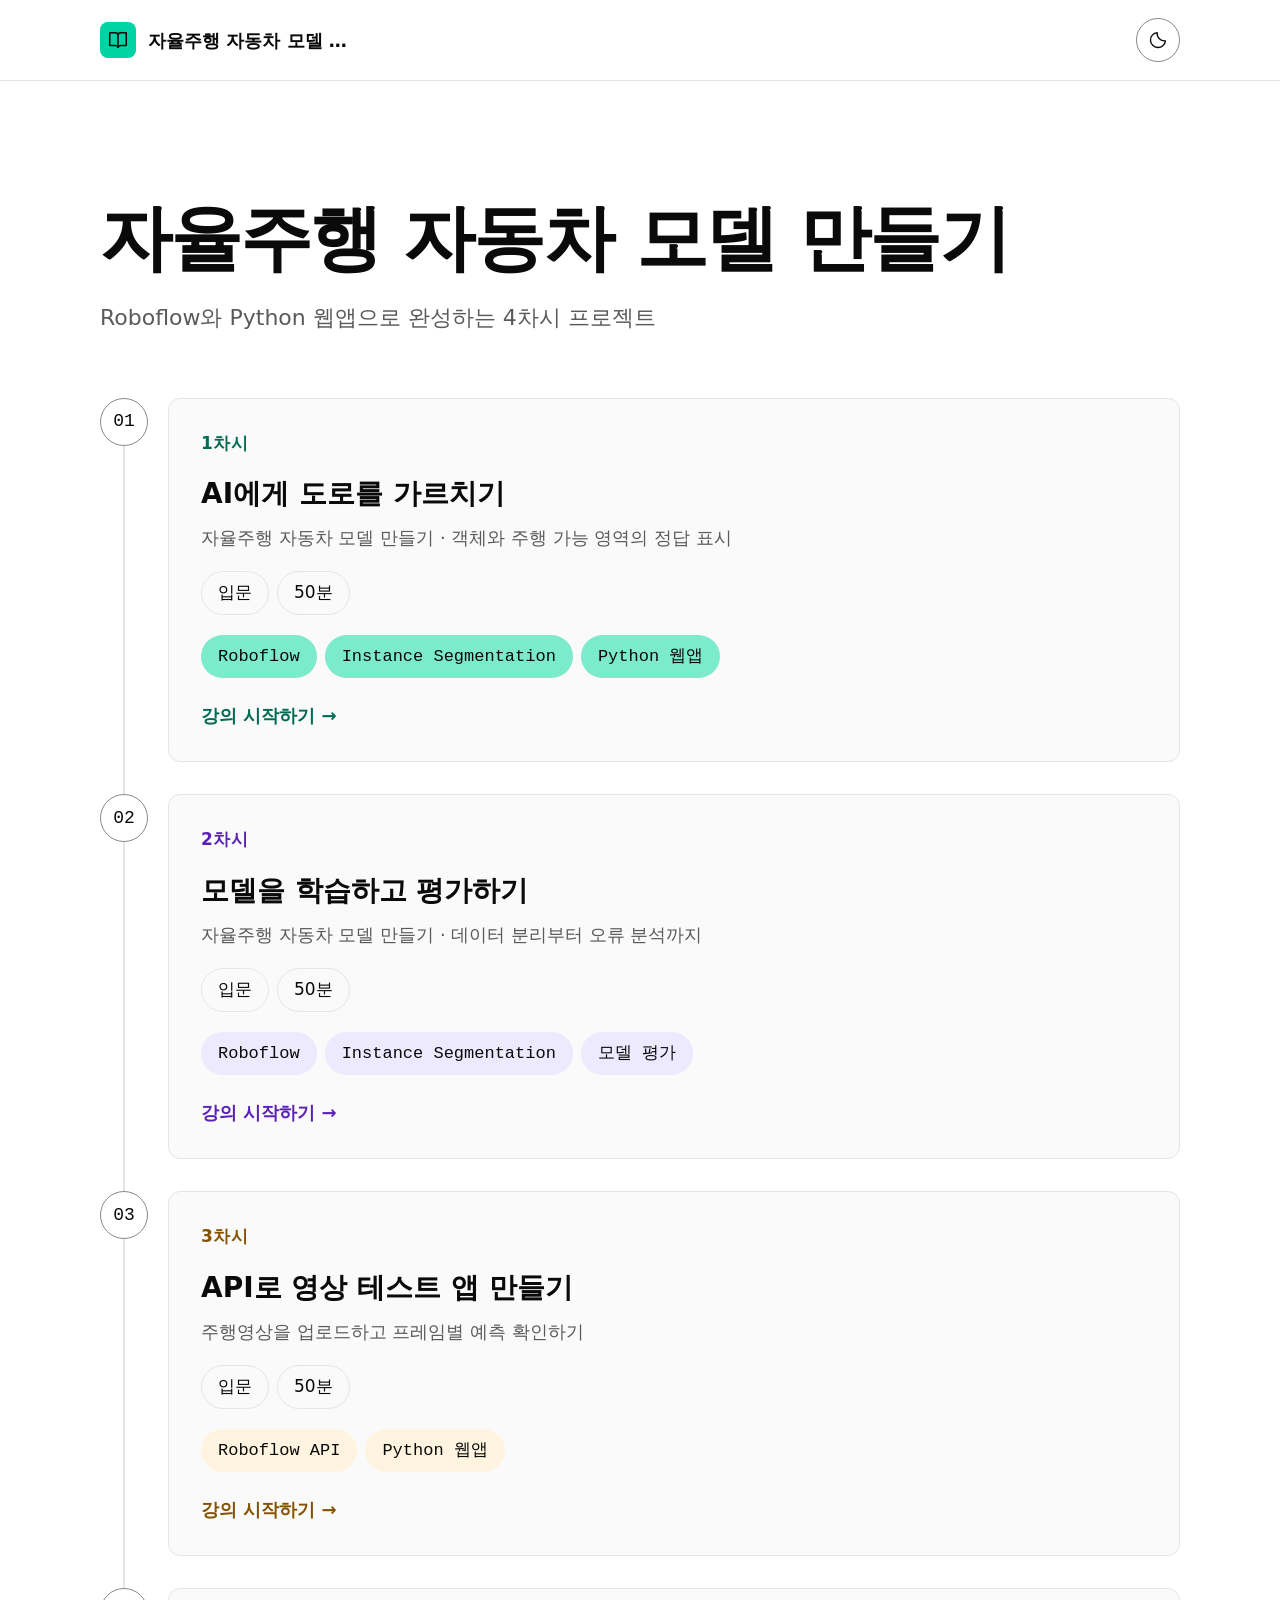
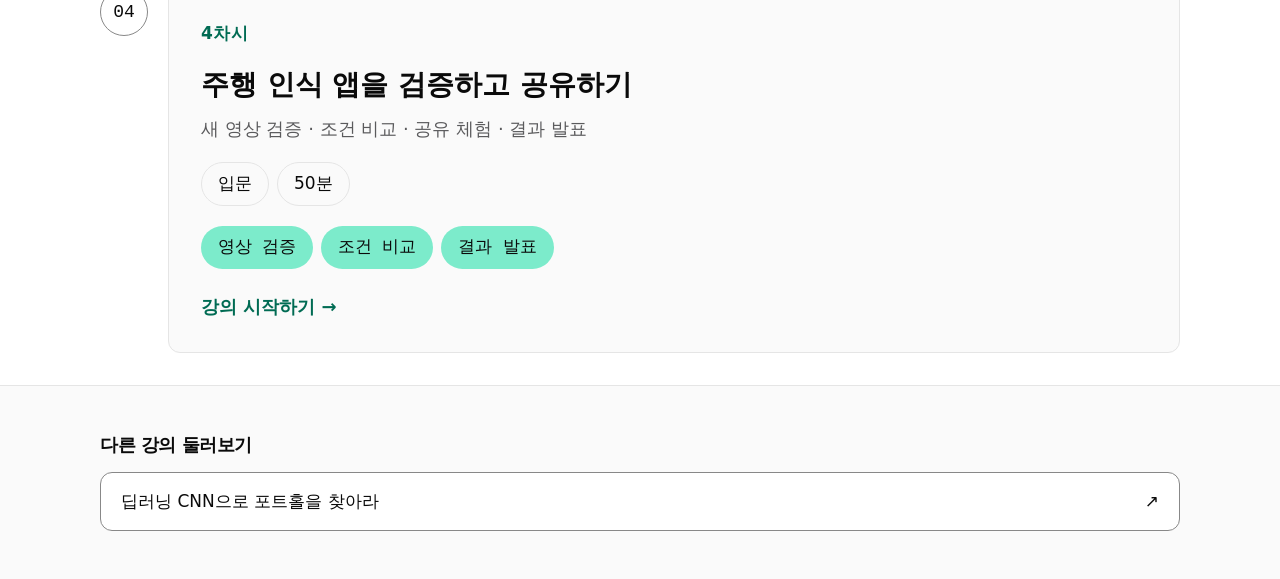
<file: index.html>
<!doctype html>
<html lang="ko">
  <head>
    <meta charset="utf-8">
    <meta name="viewport" content="width=device-width, initial-scale=1">
    <meta name="description" content="Roboflow와 Python 웹앱으로 만드는 자율주행 주행환경 인식 프로젝트. 50분씩 4차시 강의 안내.">
    <meta name="color-scheme" content="light dark">
    <title>자율주행 자동차 모델 만들기 · 강의 목록</title>
    <link rel="icon" href="data:,">
    <link rel="stylesheet" href="assets/css/tokens.css">
    <link rel="stylesheet" href="assets/css/base.css">
    <link rel="stylesheet" href="assets/css/lecture.css">
    <!-- 일반 스크립트를 사용하므로 file://에서도 데이터를 읽을 수 있습니다. -->
    <script src="data/site.js" defer>
    </script>
    <script src="assets/js/shared.js" defer>
    </script>
  </head>
  <body>
    <a class="skip-link" href="#main">
      본문으로 건너뛰기
    </a>
    <div class="scroll-progress" aria-hidden="true">
      <div class="scroll-progress__fill" data-progress>
      </div>
    </div>
    <header class="site-header" data-header>
      <div class="container header-inner">
        <a class="brand" href="#top" aria-label="강의 처음으로">
          <span class="brand-mark" aria-hidden="true">
            <svg width="22" height="22" viewBox="0 0 24 24" fill="none" stroke="currentColor" stroke-width="1.7" stroke-linecap="round" stroke-linejoin="round">
              <path d="M12 5v15M3 4h5a4 4 0 0 1 4 2 4 4 0 0 1 4-2h5v14h-5a4 4 0 0 0-4 2 4 4 0 0 0-4-2H3Z"/>
            </svg>
          </span>
          <span class="brand-title" data-lecture-title>
          </span>
        </a>
        <!-- shared.js가 본문의 .lecture-section을 수집해 링크를 생성합니다. -->
        <nav class="section-nav" aria-label="강의 섹션" data-section-nav>
        </nav>
        <div class="header-actions">
          <button class="button" type="button" data-presentation-toggle>
            발표 모드
            <kbd>
              P
            </kbd>
          </button>
          <button class="button button-icon" type="button" data-theme-toggle aria-label="테마 전환">
            <svg data-theme-icon width="20" height="20" viewBox="0 0 24 24" fill="none" stroke="currentColor" stroke-width="1.7" stroke-linecap="round" stroke-linejoin="round" aria-hidden="true">
              <path d="M20.9 13a9 9 0 0 1-9.9-9.9A9 9 0 1 0 20.9 13Z"/>
            </svg>
          </button>
        </div>
      </div>
    </header>
    <main id="main" tabindex="-1">
      <div class="container">
        <section class="hero" id="top">
          <p class="kicker">ROBOFLOW × PYTHON WEB APP · 50분 × 4차시</p>
          <h1>자율주행 자동차 모델 만들기</h1>
          <p class="hero-subtitle">객체와 주행 가능 영역을 배우는 단일 모델 프로젝트</p>
          <ul class="hub-fallback-links">
            <li><a href="road-perception/index.html">1차시 · AI에게 도로를 가르치기</a></li>
            <li><a href="model-training/index.html">2차시 · 모델을 학습하고 평가하기</a></li>
            <li><a href="api-app/index.html">3차시 · API로 영상 테스트 앱 만들기</a></li>
            <li><a href="video-app/index.html">4차시 · 주행 인식 앱을 검증하고 공유하기</a></li>
          </ul>
        </section>
      </div>
    </main>
    <footer class="site-footer">
      <div class="container footer-grid">
        <div data-other-lectures-region>
          <h2 class="footer-heading">
            다른 강의 둘러보기
          </h2>
          <div class="other-lectures" data-other-lectures>
          </div>
        </div>
      </div>
    </footer>
    <div class="sr-only" role="status" aria-live="polite" data-copy-status>
    </div>
    <noscript>
      강의 정보와 인터랙션을 표시하려면 브라우저에서 JavaScript를 켜 주세요.
    </noscript>
  </body>
</html>
</file>
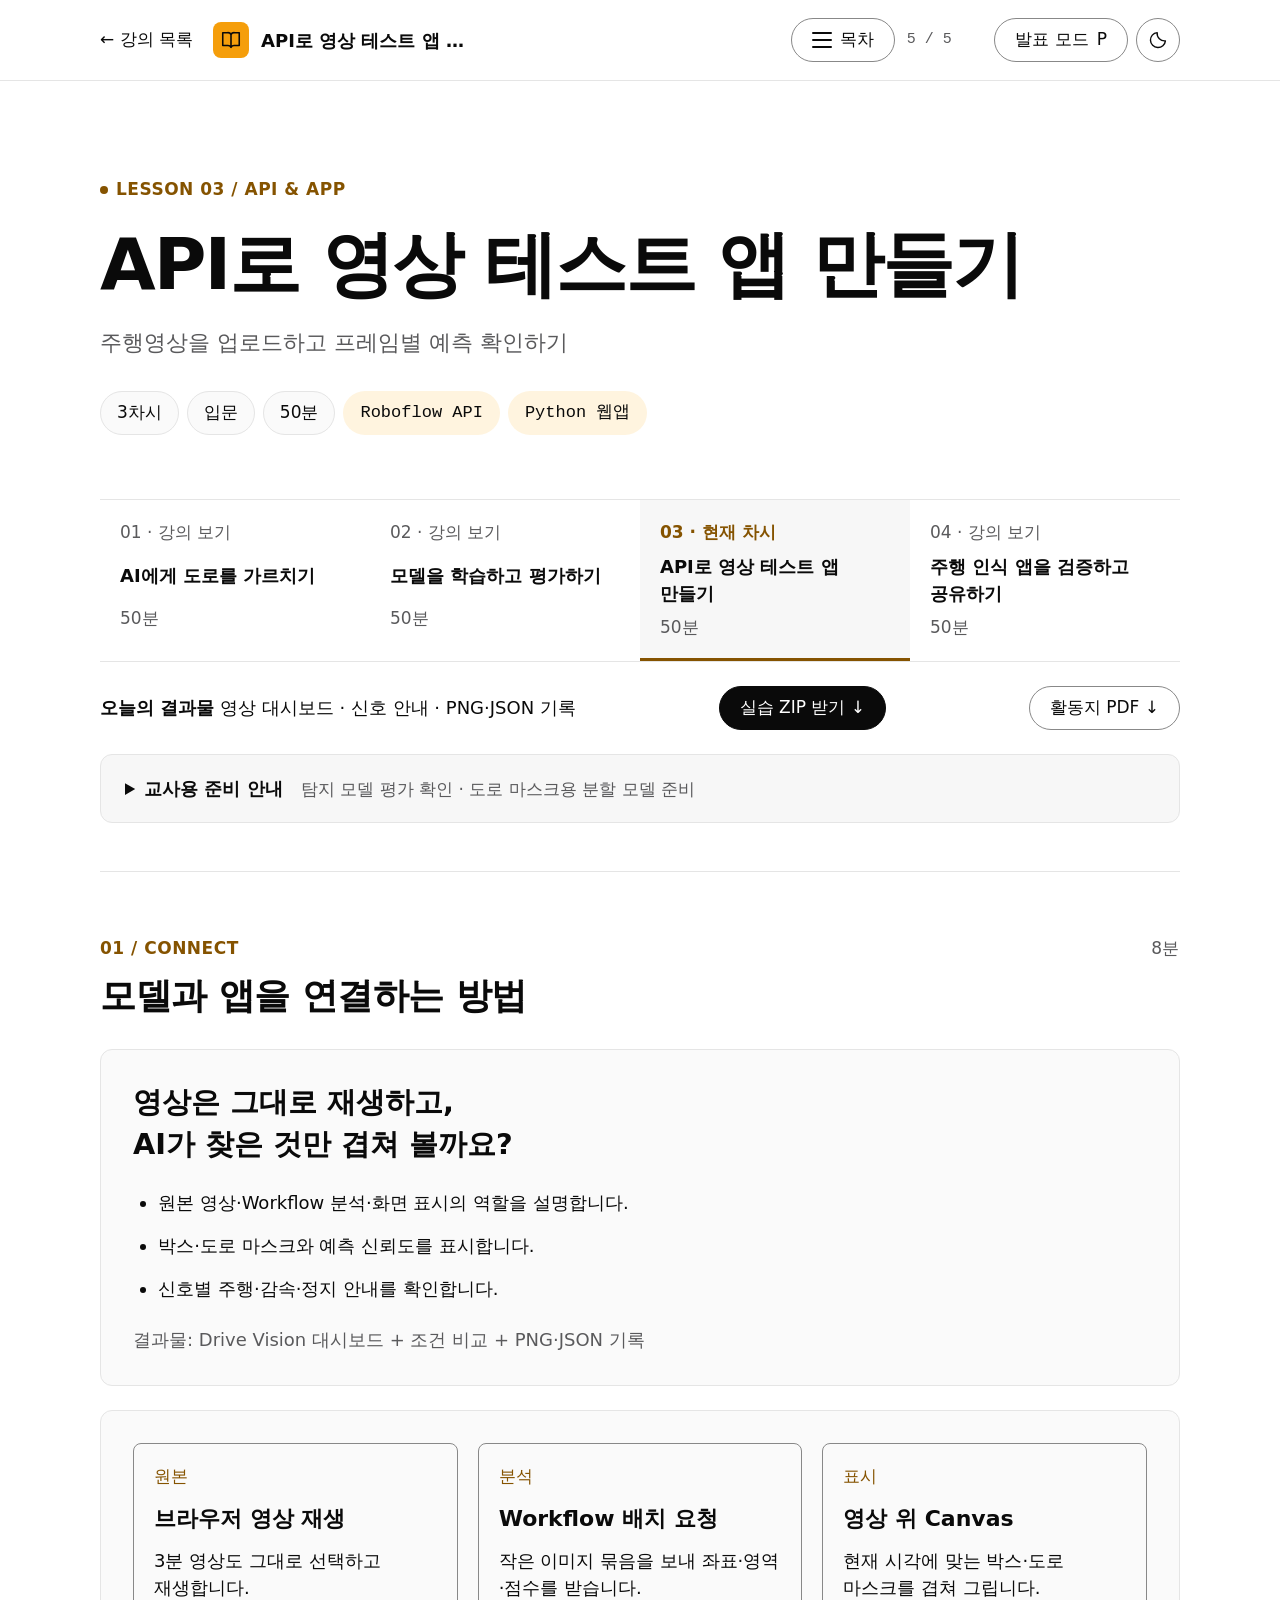
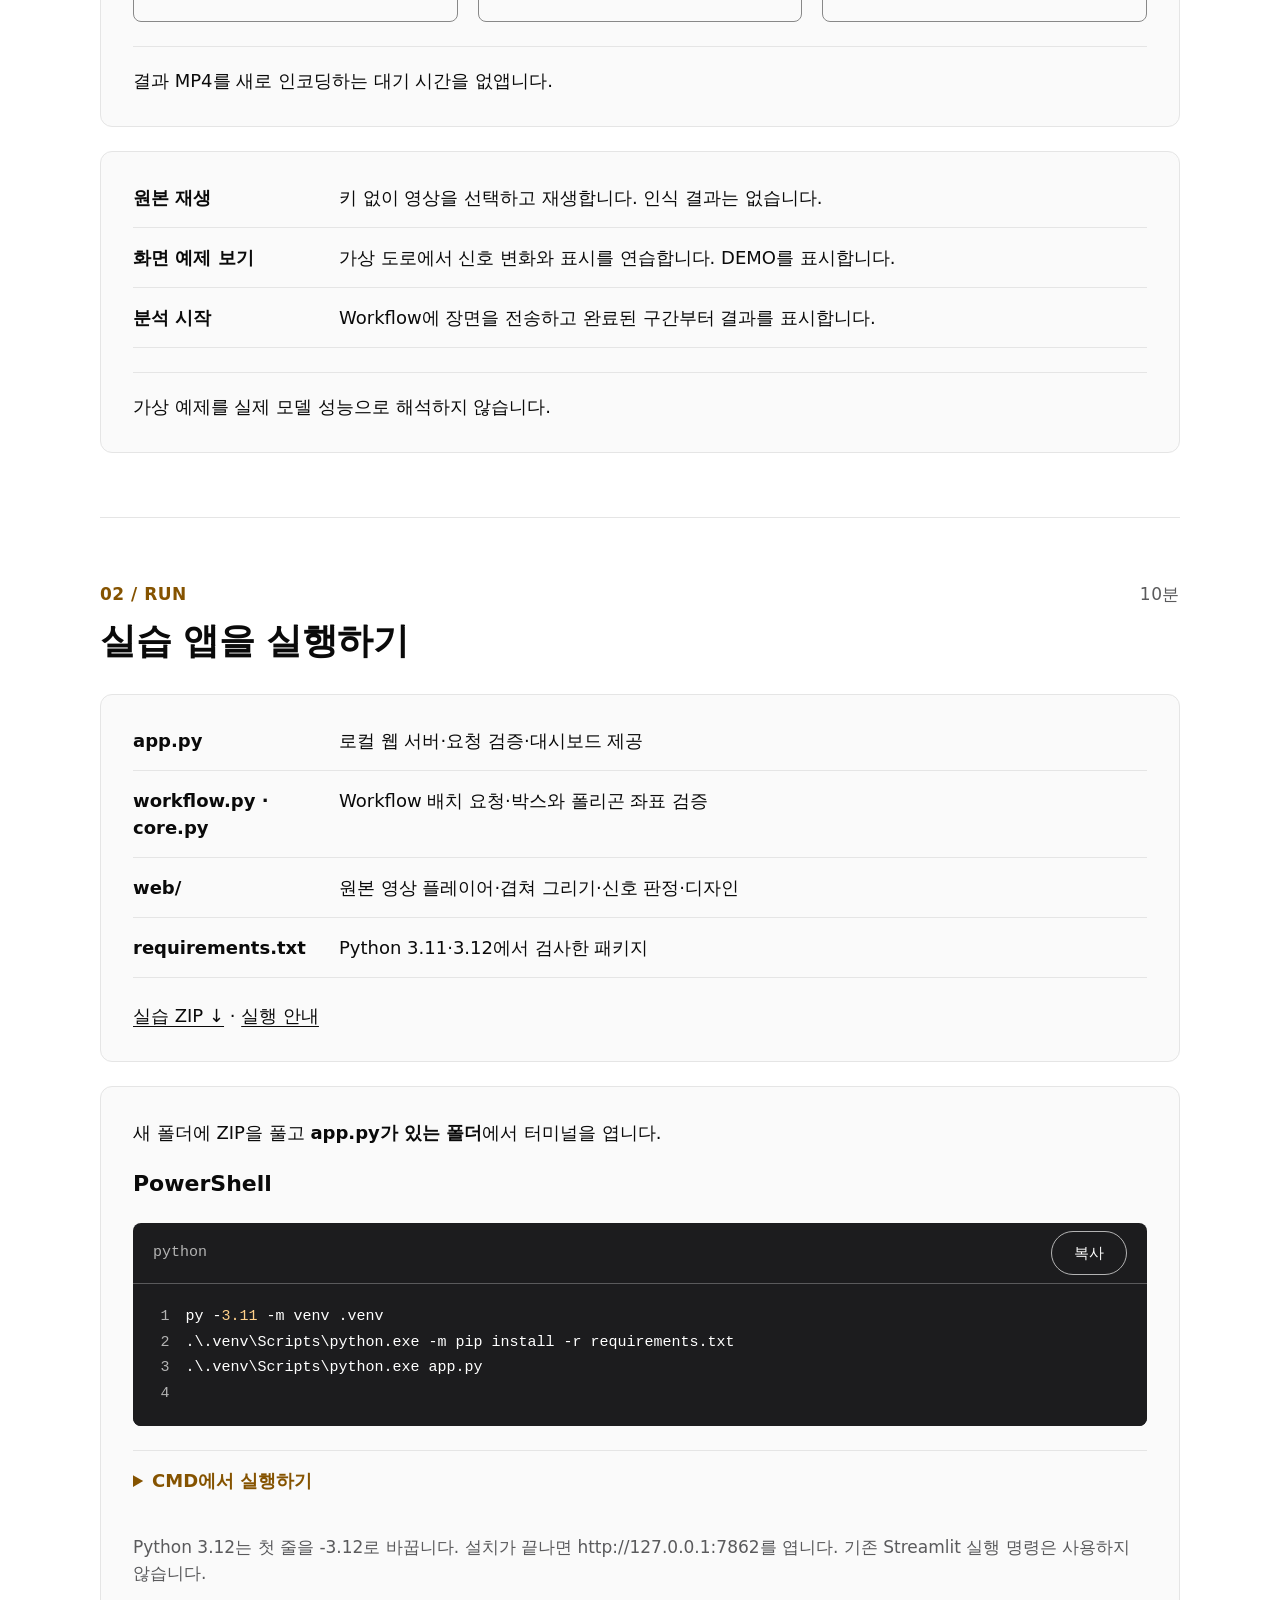
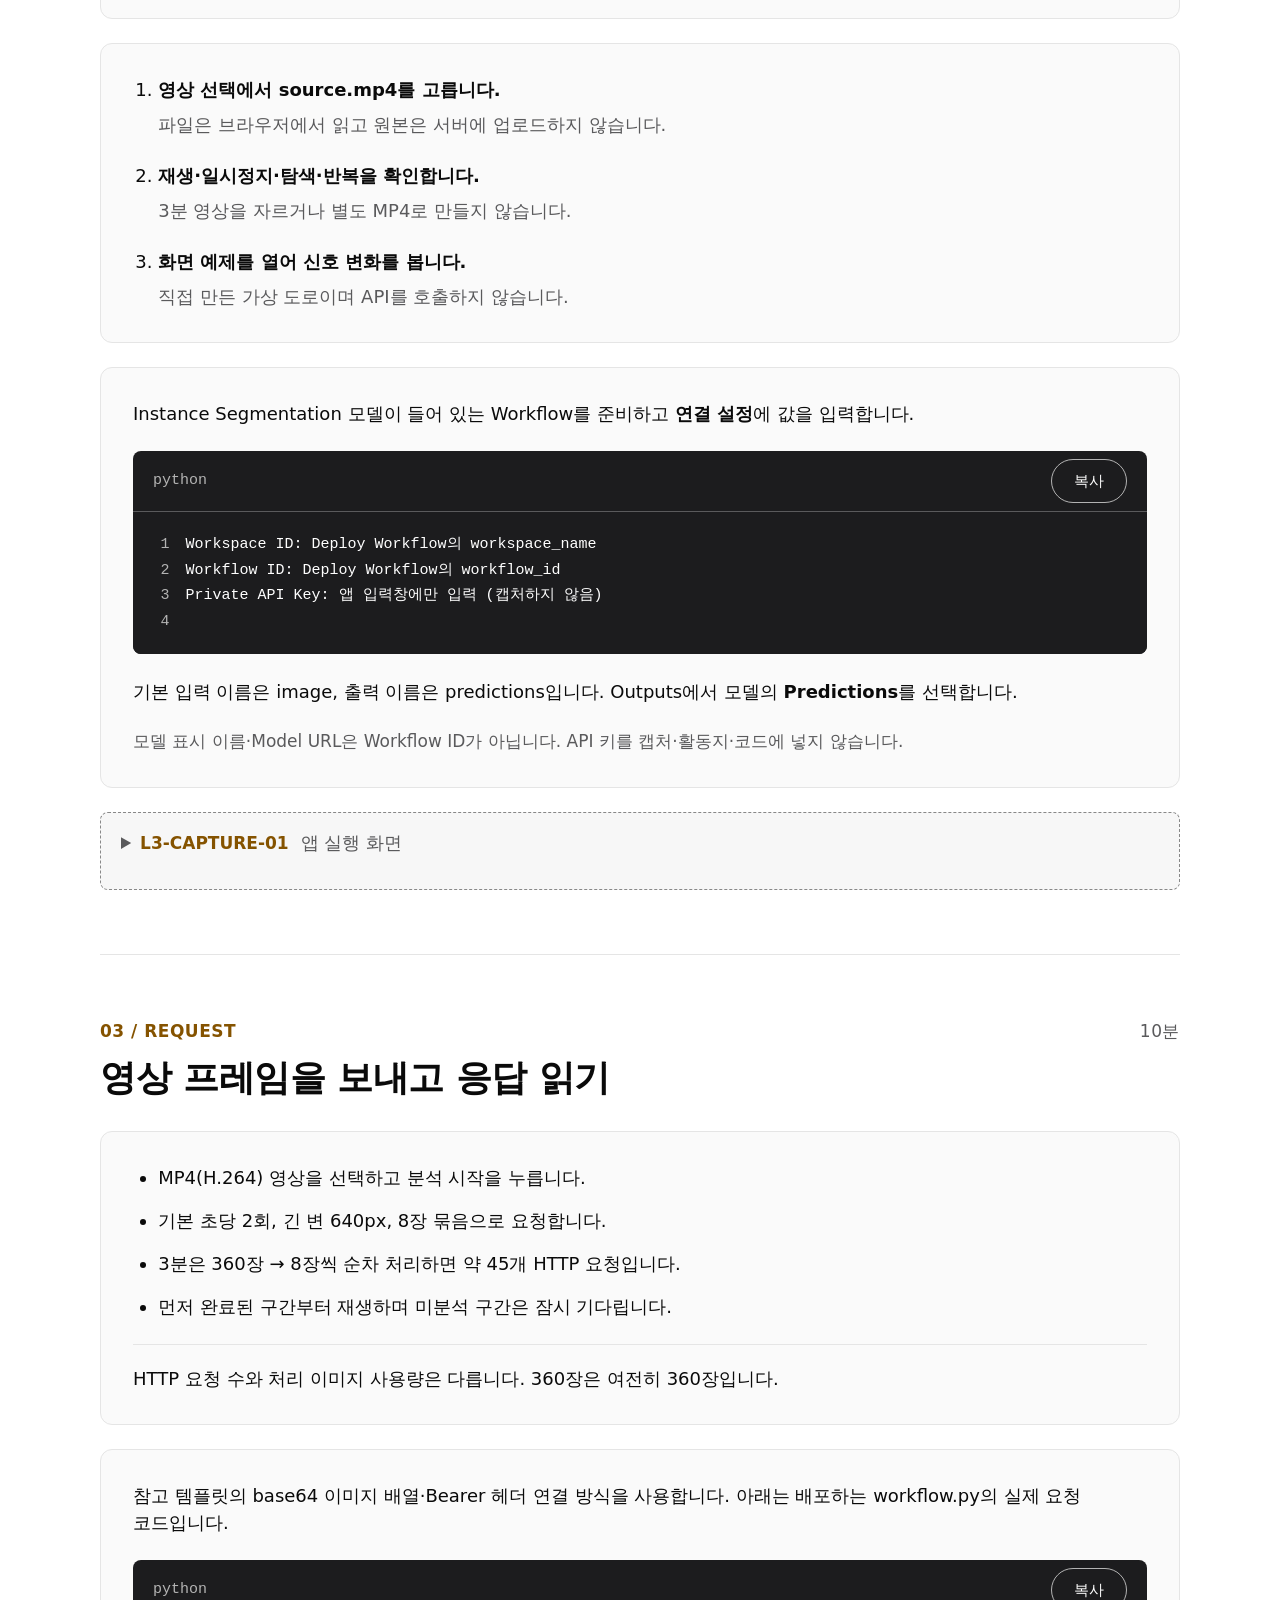
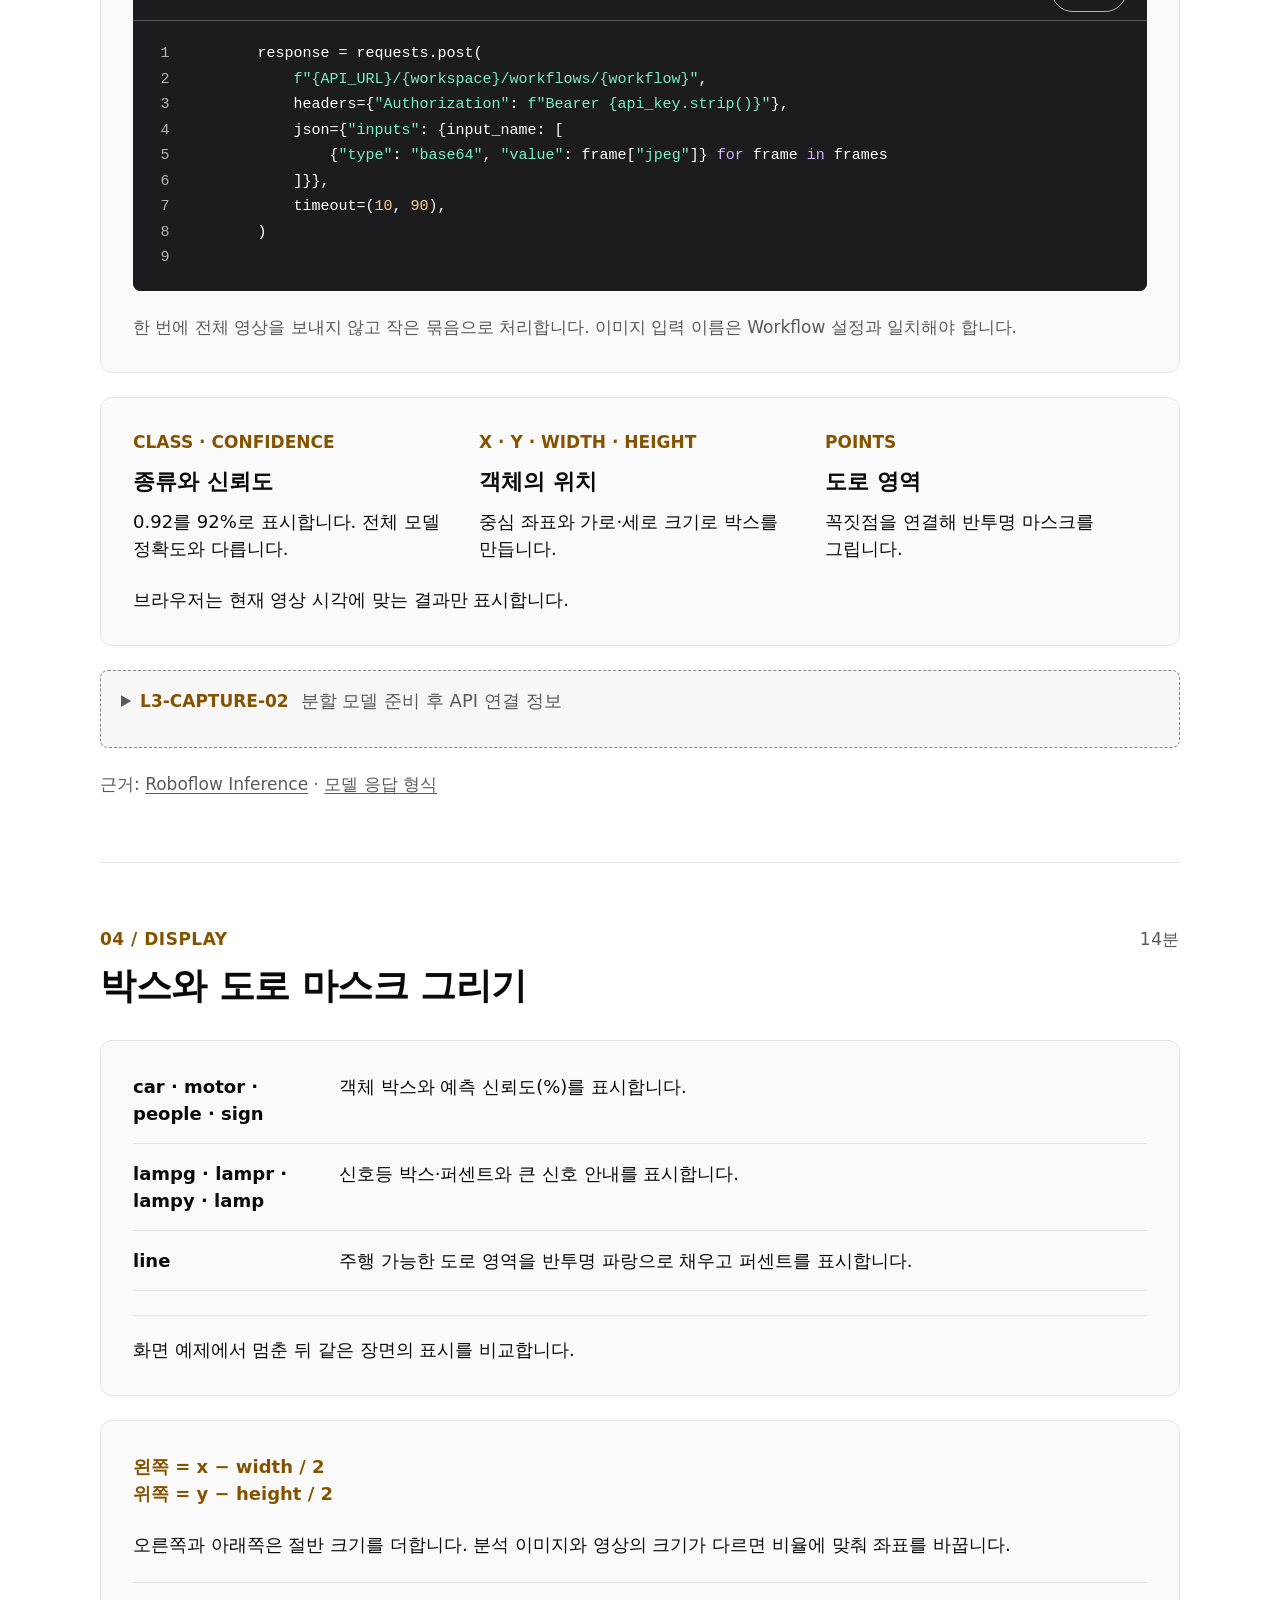
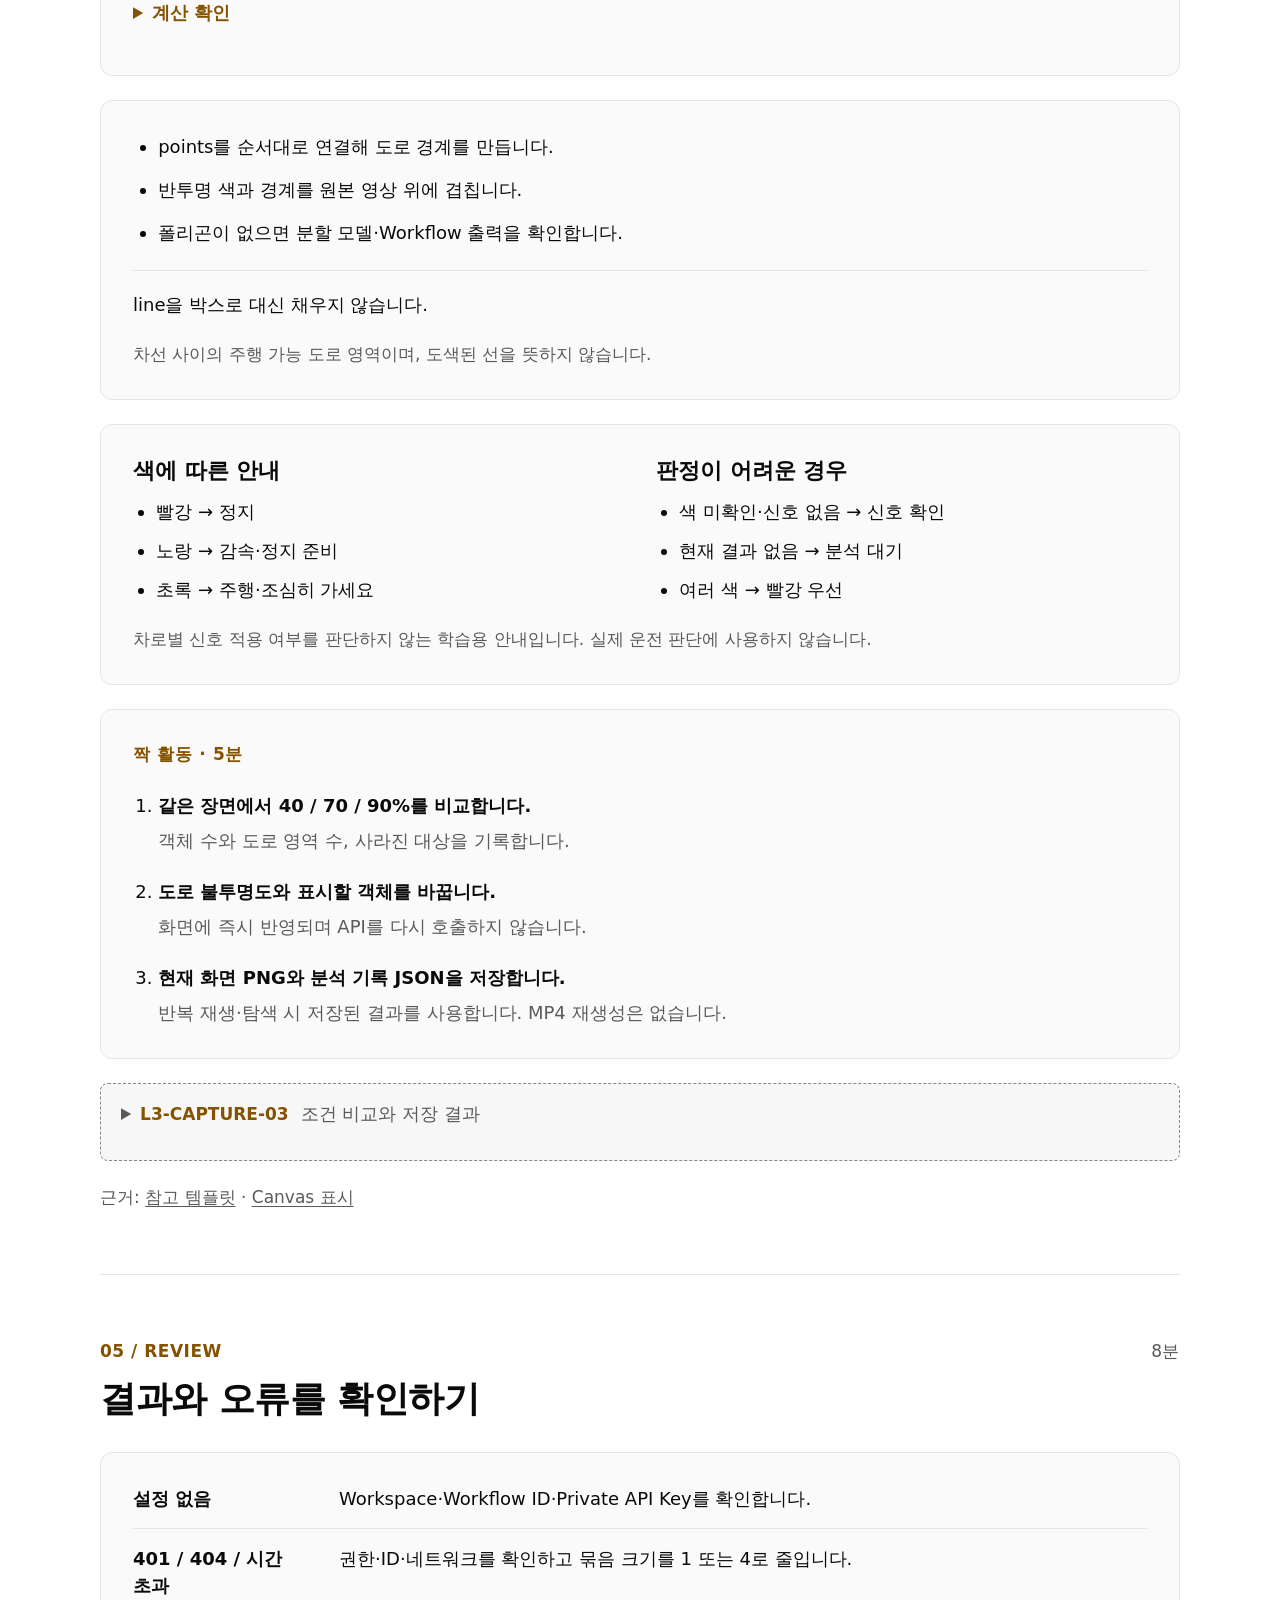
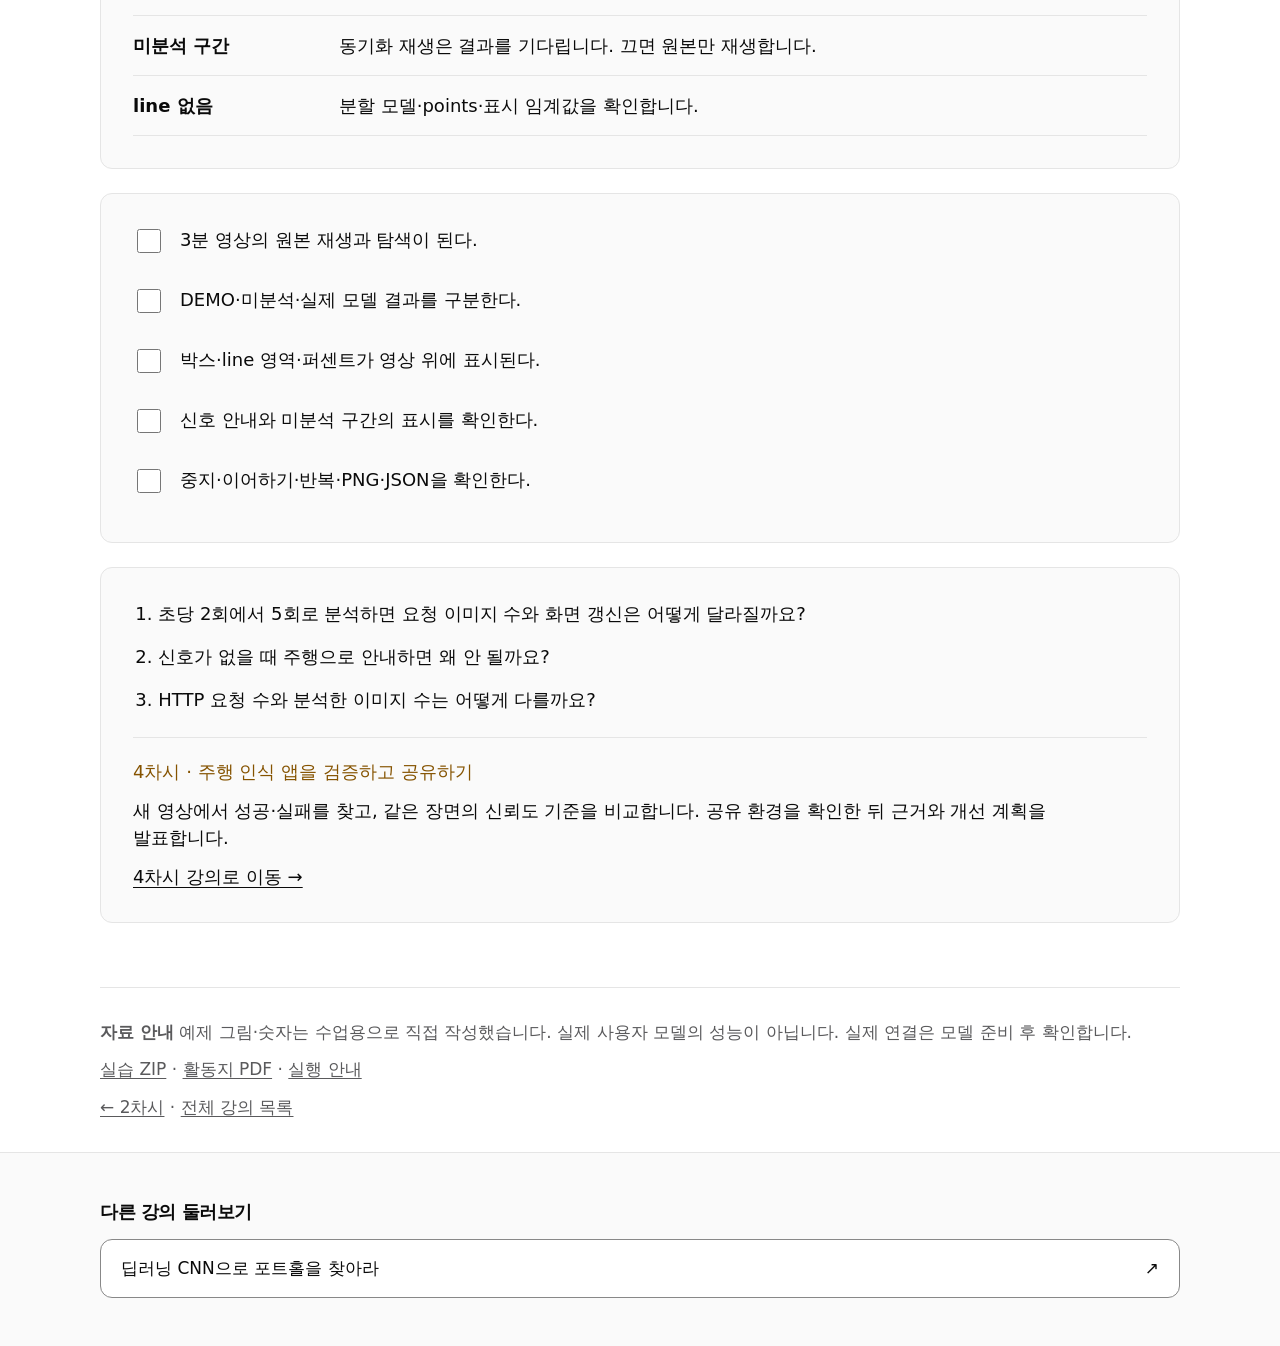
<file: api-app/index.html>
<!doctype html>
<html lang="ko">
  <head>
    <meta charset="utf-8">
    <meta name="viewport" content="width=device-width, initial-scale=1">
    <meta name="description" content="3차시 50분: Roboflow Workflow와 웹 대시보드로 영상 위 객체·도로·신호 안내 표시하기.">
    <meta name="color-scheme" content="light dark">
    <title>API로 영상 테스트 앱 만들기 · 3차시</title>
    <link rel="icon" href="data:,">
    <link rel="stylesheet" href="../assets/css/tokens.css">
    <link rel="stylesheet" href="../assets/css/base.css">
    <link rel="stylesheet" href="../assets/css/lecture.css">
    <!-- 일반 스크립트를 사용하므로 file://에서도 데이터를 읽을 수 있습니다. -->
    <script src="../data/site.js" defer>
    </script>
    <script src="../assets/js/shared.js" defer>
    </script>
  </head>
  <body data-level="api-app">
    <a class="skip-link" href="#main">
      본문으로 건너뛰기
    </a>
    <div class="scroll-progress" aria-hidden="true">
      <div class="scroll-progress__fill" data-progress>
      </div>
    </div>
    <header class="site-header" data-header>
      <div class="container header-inner">
        <a class="brand" href="#top" aria-label="강의 처음으로">
          <span class="brand-mark" aria-hidden="true">
            <svg width="22" height="22" viewBox="0 0 24 24" fill="none" stroke="currentColor" stroke-width="1.7" stroke-linecap="round" stroke-linejoin="round">
              <path d="M12 5v15M3 4h5a4 4 0 0 1 4 2 4 4 0 0 1 4-2h5v14h-5a4 4 0 0 0-4 2 4 4 0 0 0-4-2H3Z"/>
            </svg>
          </span>
          <span class="brand-title" data-lecture-title>
          </span>
        </a>
        <!-- shared.js가 본문의 .lecture-section을 수집해 링크를 생성합니다. -->
        <nav class="section-nav" aria-label="강의 섹션" data-section-nav>
        </nav>
        <div class="header-actions">
          <button class="button" type="button" data-presentation-toggle>
            발표 모드
            <kbd>
              P
            </kbd>
          </button>
          <button class="button button-icon" type="button" data-theme-toggle aria-label="테마 전환">
            <svg data-theme-icon width="20" height="20" viewBox="0 0 24 24" fill="none" stroke="currentColor" stroke-width="1.7" stroke-linecap="round" stroke-linejoin="round" aria-hidden="true">
              <path d="M20.9 13a9 9 0 0 1-9.9-9.9A9 9 0 1 0 20.9 13Z"/>
            </svg>
          </button>
        </div>
      </div>
    </header>
    <main id="main" tabindex="-1">
      <div class="container">
        <section class="hero" id="top" aria-labelledby="lecture-title">
          <p class="kicker" data-lecture-kicker>
          </p>
          <h1 id="lecture-title" data-lecture-title>
          </h1>
          <p class="hero-subtitle" data-lecture-subtitle>
          </p>
          <div class="hero-meta" data-lecture-badges aria-label="강의 정보">
          </div>
        </section>
<nav class="course-path" aria-label="전체 4차시 구성">
<a class="course-step" href="../road-perception/index.html"><span>01 · 강의 보기</span><strong>AI에게 도로를 가르치기</strong><span>50분</span></a>
<a class="course-step" href="../model-training/index.html"><span>02 · 강의 보기</span><strong>모델을 학습하고 평가하기</strong><span>50분</span></a>
<a class="course-step is-current" href="../api-app/index.html" aria-current="page"><span>03 · 현재 차시</span><strong>API로 영상 테스트 앱 만들기</strong><span>50분</span></a>
<a class="course-step" href="../video-app/index.html"><span>04 · 강의 보기</span><strong>주행 인식 앱을 검증하고 공유하기</strong><span>50분</span></a></nav><div class="lesson-intro"><p><strong>오늘의 결과물</strong> 영상 대시보드 · 신호 안내 · PNG·JSON 기록</p><a class="button button-primary" href="../files/lesson-03.zip" download>실습 ZIP 받기 ↓</a><a class="button" href="../files/lesson-03-workbook.pdf" download>활동지 PDF ↓</a></div><details class="teacher-prep" id="teacher-prep"><summary>교사용 준비 안내 <span class="prep-count">탐지 모델 평가 확인 · 도로 마스크용 분할 모델 준비</span></summary><div class="prep-body"><p>Python 3.11 또는 3.12와 패키지 설치를 수업 전에 확인합니다. 201장 어노테이션과 RF-DETR Object Detection (Small) v1 학습·평가를 캡처로 확인했습니다. 현재 모델은 박스를 출력하므로 line 도로 마스크를 위해 Instance Segmentation 모델을 준비합니다.</p><p>원본 재생·가상 화면 예제는 바로 사용할 수 있습니다. 실제 연결에는 Deploy Workflow의 ID·입출력 이름 확인이 필요합니다. 모델 표시 이름에서 API ID를 추정하지 않습니다. <a href="../docs/training-capture-review.md">12장 검토와 다음 확인</a></p><ul><li><a href="#l3-capture-01">L3-01 · 앱 실행 화면</a></li><li><a href="#l3-capture-02">L3-02 · 모델 연결 정보</a></li><li><a href="#l3-capture-03">L3-03 · 조건 비교와 저장 결과</a></li></ul><a href="../docs/lesson-03-teacher-guide.md">50분 진행안</a> · <a href="../docs/lesson-03-capture-guide.md">캡처·확인 안내</a></div></details><section class="lecture-section" id="api-flow" aria-labelledby="api-flow-title" data-reveal><div class="section-heading"><p class="kicker">01 / CONNECT<span class="section-time">8분</span></p><h2 id="api-flow-title">모델과 앱을 연결하는 방법</h2></div><div class="lesson-stack">            <div class="lesson-panel" data-slide data-slide-title="오늘의 목표와 결과물">
<p class="big-question">영상은 그대로 재생하고,<br>AI가 찾은 것만 겹쳐 볼까요?</p><ul class="learning-list"><li>원본 영상·Workflow 분석·화면 표시의 역할을 설명합니다.</li><li>박스·도로 마스크와 예측 신뢰도를 표시합니다.</li><li>신호별 주행·감속·정지 안내를 확인합니다.</li></ul><p class="muted">결과물: Drive Vision 대시보드 + 조건 비교 + PNG·JSON 기록</p>
</div>            <div class="lesson-panel" data-slide data-slide-title="원본 재생과 분석 결과를 분리하기">
<ol class="process-flow"><li><span>원본</span><strong>브라우저 영상 재생</strong><p>3분 영상도 그대로 선택하고 재생합니다.</p></li><li><span>분석</span><strong>Workflow 배치 요청</strong><p>작은 이미지 묶음을 보내 좌표·영역·점수를 받습니다.</p></li><li><span>표시</span><strong>영상 위 Canvas</strong><p>현재 시각에 맞는 박스·도로 마스크를 겹쳐 그립니다.</p></li></ol><p class="prompt">결과 MP4를 새로 인코딩하는 대기 시간을 없앱니다.</p>
</div>            <div class="lesson-panel" data-slide data-slide-title="원본·가상 예제·실제 모델">
<ul class="rule-list"><li><strong>원본 재생</strong><span>키 없이 영상을 선택하고 재생합니다. 인식 결과는 없습니다.</span></li><li><strong>화면 예제 보기</strong><span>가상 도로에서 신호 변화와 표시를 연습합니다. DEMO를 표시합니다.</span></li><li><strong>분석 시작</strong><span>Workflow에 장면을 전송하고 완료된 구간부터 결과를 표시합니다.</span></li></ul><p class="prompt">가상 예제를 실제 모델 성능으로 해석하지 않습니다.</p>
</div></div></section>
<section class="lecture-section" id="local-app" aria-labelledby="local-app-title" data-reveal><div class="section-heading"><p class="kicker">02 / RUN<span class="section-time">10분</span></p><h2 id="local-app-title">실습 앱을 실행하기</h2></div><div class="lesson-stack">            <div class="lesson-panel" data-slide data-slide-title="실습 폴더의 역할">
<ul class="rule-list"><li><strong>app.py</strong><span>로컬 웹 서버·요청 검증·대시보드 제공</span></li><li><strong>workflow.py · core.py</strong><span>Workflow 배치 요청·박스와 폴리곤 좌표 검증</span></li><li><strong>web/</strong><span>원본 영상 플레이어·겹쳐 그리기·신호 판정·디자인</span></li><li><strong>requirements.txt</strong><span>Python 3.11·3.12에서 검사한 패키지</span></li></ul><p><a href="../files/lesson-03.zip" download>실습 ZIP ↓</a> · <a href="../files/lesson-03/README.md">실행 안내</a></p>
</div>            <div class="lesson-panel" data-slide data-slide-title="실습 · 세 명령으로 시작하기">
<p>새 폴더에 ZIP을 풀고 <strong>app.py가 있는 폴더</strong>에서 터미널을 엽니다.</p><h3>PowerShell</h3><pre data-code data-source="../files/lesson-03/run-local.txt" data-source-lines="1-3"><code>py -3.11 -m venv .venv
.\.venv\Scripts\python.exe -m pip install -r requirements.txt
.\.venv\Scripts\python.exe app.py
</code></pre><details class="answer"><summary>CMD에서 실행하기</summary><pre data-code data-source="../files/lesson-03/run-local-cmd.txt" data-source-lines="1-3"><code>py -3.11 -m venv .venv
.venv\Scripts\python.exe -m pip install -r requirements.txt
.venv\Scripts\python.exe app.py
</code></pre></details><p class="note-meta">Python 3.12는 첫 줄을 -3.12로 바꿉니다. 설치가 끝나면 http://127.0.0.1:7862를 엽니다. 기존 Streamlit 실행 명령은 사용하지 않습니다.</p>
</div>            <div class="lesson-panel" data-slide data-slide-title="원본 영상부터 바로 재생하기">
<ol class="numbered-steps"><li><strong>영상 선택에서 source.mp4를 고릅니다.</strong><p>파일은 브라우저에서 읽고 원본은 서버에 업로드하지 않습니다.</p></li><li><strong>재생·일시정지·탐색·반복을 확인합니다.</strong><p>3분 영상을 자르거나 별도 MP4로 만들지 않습니다.</p></li><li><strong>화면 예제를 열어 신호 변화를 봅니다.</strong><p>직접 만든 가상 도로이며 API를 호출하지 않습니다.</p></li></ol>
</div>            <div class="lesson-panel" data-slide data-slide-title="Deploy Workflow의 값으로 연결">
<p>Instance Segmentation 모델이 들어 있는 Workflow를 준비하고 <strong>연결 설정</strong>에 값을 입력합니다.</p><pre data-code data-source="../files/lesson-03/workflow-settings.example.txt" data-source-lines="1-3"><code>Workspace ID: Deploy Workflow의 workspace_name
Workflow ID: Deploy Workflow의 workflow_id
Private API Key: 앱 입력창에만 입력 (캡처하지 않음)
</code></pre><p>기본 입력 이름은 image, 출력 이름은 predictions입니다. Outputs에서 모델의 <strong>Predictions</strong>를 선택합니다.</p><p class="note-meta">모델 표시 이름·Model URL은 Workflow ID가 아닙니다. API 키를 캡처·활동지·코드에 넣지 않습니다.</p>
</div><details class="capture-note" id="l3-capture-01"><summary><span class="capture-id">L3-CAPTURE-01</span>앱 실행 화면</summary><p>Drive Vision에서 파일명·원본 길이·영상 재생 화면을 저장합니다. 예제는 DEMO 표시를 확인합니다.</p><p class="note-meta"><a href="../docs/lesson-03-capture-guide.md">파일명과 확인 항목</a></p></details></div></section>
<section class="lecture-section" id="image-inference" aria-labelledby="image-inference-title" data-reveal><div class="section-heading"><p class="kicker">03 / REQUEST<span class="section-time">10분</span></p><h2 id="image-inference-title">영상 프레임을 보내고 응답 읽기</h2></div><div class="lesson-stack">            <div class="lesson-panel" data-slide data-slide-title="3분 영상을 묶음으로 분석하기">
<ul class="learning-list"><li>MP4(H.264) 영상을 선택하고 분석 시작을 누릅니다.</li><li>기본 초당 2회, 긴 변 640px, 8장 묶음으로 요청합니다.</li><li>3분은 360장 → 8장씩 순차 처리하면 약 45개 HTTP 요청입니다.</li><li>먼저 완료된 구간부터 재생하며 미분석 구간은 잠시 기다립니다.</li></ul><p class="prompt">HTTP 요청 수와 처리 이미지 사용량은 다릅니다. 360장은 여전히 360장입니다.</p>
</div>            <div class="lesson-panel" data-slide data-slide-title="핵심 코드 · Workflow에 배열 보내기">
<p>참고 템플릿의 base64 이미지 배열·Bearer 헤더 연결 방식을 사용합니다. 아래는 배포하는 workflow.py의 실제 요청 코드입니다.</p><pre data-code data-source="../files/lesson-03/workflow.py" data-source-lines="41-48"><code>        response = requests.post(
            f&quot;{API_URL}/{workspace}/workflows/{workflow}&quot;,
            headers={&quot;Authorization&quot;: f&quot;Bearer {api_key.strip()}&quot;},
            json={&quot;inputs&quot;: {input_name: [
                {&quot;type&quot;: &quot;base64&quot;, &quot;value&quot;: frame[&quot;jpeg&quot;]} for frame in frames
            ]}},
            timeout=(10, 90),
        )
</code></pre><p class="note-meta">한 번에 전체 영상을 보내지 않고 작은 묶음으로 처리합니다. 이미지 입력 이름은 Workflow 설정과 일치해야 합니다.</p>
</div>            <div class="lesson-panel" data-slide data-slide-title="응답은 그림이 아니라 값입니다">
<div class="concept-grid"><article><p class="eyebrow">CLASS · CONFIDENCE</p><h3>종류와 신뢰도</h3><p>0.92를 92%로 표시합니다. 전체 모델 정확도와 다릅니다.</p></article><article><p class="eyebrow">X · Y · WIDTH · HEIGHT</p><h3>객체의 위치</h3><p>중심 좌표와 가로·세로 크기로 박스를 만듭니다.</p></article><article><p class="eyebrow">POINTS</p><h3>도로 영역</h3><p>꼭짓점을 연결해 반투명 마스크를 그립니다.</p></article></div><p>브라우저는 현재 영상 시각에 맞는 결과만 표시합니다.</p>
</div><details class="capture-note" id="l3-capture-02"><summary><span class="capture-id">L3-CAPTURE-02</span>분할 모델 준비 후 API 연결 정보</summary><p>현재 탐지 모델의 유형과 평가 화면은 확인했습니다. 도로 마스크용 분할 모델을 준비한 뒤 Deploy Workflow의 Workspace ID·Workflow ID·Predictions 출력·Serverless 지원 안내를 확인합니다. API 키는 캡처하지 않습니다.</p><p>기존 탐지 모델을 먼저 시험하는 경우에도 실제 요청 코드를 확인하며, 이 모델에서는 line 마스크가 나오지 않는다는 점을 구분합니다.</p><p class="note-meta"><a href="../docs/lesson-03-capture-guide.md">파일명과 확인 항목</a></p></details><p class="note-meta">근거: <a href="https://inference.roboflow.com/quickstart/roboflow_ecosystem/" target="_blank" rel="noopener noreferrer">Roboflow Inference</a> · <a href="https://github.com/roboflow/computer-vision-skills/blob/main/skills/roboflow-api-reference/inference.md" target="_blank" rel="noopener noreferrer">모델 응답 형식</a></p></div></section>
<section class="lecture-section" id="result-rendering" aria-labelledby="result-rendering-title" data-reveal><div class="section-heading"><p class="kicker">04 / DISPLAY<span class="section-time">14분</span></p><h2 id="result-rendering-title">박스와 도로 마스크 그리기</h2></div><div class="lesson-stack">            <div class="lesson-panel" data-slide data-slide-title="하나의 응답으로 박스와 도로를 표시">
<ul class="rule-list"><li><strong>car · motor · people · sign</strong><span>객체 박스와 예측 신뢰도(%)를 표시합니다.</span></li><li><strong>lampg · lampr · lampy · lamp</strong><span>신호등 박스·퍼센트와 큰 신호 안내를 표시합니다.</span></li><li><strong>line</strong><span>주행 가능한 도로 영역을 반투명 파랑으로 채우고 퍼센트를 표시합니다.</span></li></ul><p class="prompt">화면 예제에서 멈춘 뒤 같은 장면의 표시를 비교합니다.</p>
</div>            <div class="lesson-panel" data-slide data-slide-title="박스는 중심에서 모서리로">
<p class="metric-formula">왼쪽 = x − width / 2<br>위쪽 = y − height / 2</p><p>오른쪽과 아래쪽은 절반 크기를 더합니다. 분석 이미지와 영상의 크기가 다르면 비율에 맞춰 좌표를 바꿉니다.</p><details class="answer"><summary>계산 확인</summary><p>중심 (100, 80), 크기 (40, 20)이면 왼쪽 위는 (80, 70), 오른쪽 아래는 (120, 90)입니다.</p></details>
</div>            <div class="lesson-panel" data-slide data-slide-title="line은 주행 가능한 도로 영역">
<ul class="learning-list"><li>points를 순서대로 연결해 도로 경계를 만듭니다.</li><li>반투명 색과 경계를 원본 영상 위에 겹칩니다.</li><li>폴리곤이 없으면 분할 모델·Workflow 출력을 확인합니다.</li></ul><p class="prompt">line을 박스로 대신 채우지 않습니다.</p><p class="note-meta">차선 사이의 주행 가능 도로 영역이며, 도색된 선을 뜻하지 않습니다.</p>
</div>            <div class="lesson-panel" data-slide data-slide-title="신호등 색을 큰 안내로 바꾸기">
<div class="two-column"><div><h3>색에 따른 안내</h3><ul><li>빨강 → 정지</li><li>노랑 → 감속·정지 준비</li><li>초록 → 주행·조심히 가세요</li></ul></div><div><h3>판정이 어려운 경우</h3><ul><li>색 미확인·신호 없음 → 신호 확인</li><li>현재 결과 없음 → 분석 대기</li><li>여러 색 → 빨강 우선</li></ul></div></div><p class="note-meta">차로별 신호 적용 여부를 판단하지 않는 학습용 안내입니다. 실제 운전 판단에 사용하지 않습니다.</p>
</div>            <div class="lesson-panel" data-slide data-slide-title="실습 · 표시 조건 비교와 기록">
<p class="eyebrow">짝 활동 · 5분</p><ol class="numbered-steps"><li><strong>같은 장면에서 40 / 70 / 90%를 비교합니다.</strong><p>객체 수와 도로 영역 수, 사라진 대상을 기록합니다.</p></li><li><strong>도로 불투명도와 표시할 객체를 바꿉니다.</strong><p>화면에 즉시 반영되며 API를 다시 호출하지 않습니다.</p></li><li><strong>현재 화면 PNG와 분석 기록 JSON을 저장합니다.</strong><p>반복 재생·탐색 시 저장된 결과를 사용합니다. MP4 재생성은 없습니다.</p></li></ol>
</div><details class="capture-note" id="l3-capture-03"><summary><span class="capture-id">L3-CAPTURE-03</span>조건 비교와 저장 결과</summary><p>예제 또는 실제 모델에서 같은 시각의 40%와 90%를 비교합니다. 신호 안내와 PNG·JSON 기록을 확인합니다.</p><p class="note-meta"><a href="../docs/lesson-03-capture-guide.md">파일명과 확인 항목</a></p></details><p class="note-meta">근거: <a href="https://github.com/gamza-lab/object-detection-with-microbit" target="_blank" rel="noopener noreferrer">참고 템플릿</a> · <a href="https://developer.mozilla.org/en-US/docs/Web/API/Canvas_API" target="_blank" rel="noopener noreferrer">Canvas 표시</a></p></div></section>
<section class="lecture-section" id="app-check" aria-labelledby="app-check-title" data-reveal><div class="section-heading"><p class="kicker">05 / REVIEW<span class="section-time">8분</span></p><h2 id="app-check-title">결과와 오류를 확인하기</h2></div><div class="lesson-stack">            <div class="lesson-panel" data-slide data-slide-title="오류와 대기 상태 구분하기">
<ul class="rule-list"><li><strong>설정 없음</strong><span>Workspace·Workflow ID·Private API Key를 확인합니다.</span></li><li><strong>401 / 404 / 시간 초과</strong><span>권한·ID·네트워크를 확인하고 묶음 크기를 1 또는 4로 줄입니다.</span></li><li><strong>미분석 구간</strong><span>동기화 재생은 결과를 기다립니다. 끄면 원본만 재생합니다.</span></li><li><strong>line 없음</strong><span>분할 모델·points·표시 임계값을 확인합니다.</span></li></ul>
</div>            <div class="lesson-panel" data-slide data-slide-title="앱 완성 체크">
<ul class="tick-list"><li><label><input type="checkbox"><span>3분 영상의 원본 재생과 탐색이 된다.</span></label></li><li><label><input type="checkbox"><span>DEMO·미분석·실제 모델 결과를 구분한다.</span></label></li><li><label><input type="checkbox"><span>박스·line 영역·퍼센트가 영상 위에 표시된다.</span></label></li><li><label><input type="checkbox"><span>신호 안내와 미분석 구간의 표시를 확인한다.</span></label></li><li><label><input type="checkbox"><span>중지·이어하기·반복·PNG·JSON을 확인한다.</span></label></li></ul>
</div>            <div class="lesson-panel" data-slide data-slide-title="종료 질문 · 다른 환경으로 확장">
<ol class="reflection-list"><li>초당 2회에서 5회로 분석하면 요청 이미지 수와 화면 갱신은 어떻게 달라질까요?</li><li>신호가 없을 때 주행으로 안내하면 왜 안 될까요?</li><li>HTTP 요청 수와 분석한 이미지 수는 어떻게 다를까요?</li></ol><div class="next-session"><span>4차시 · 주행 인식 앱을 검증하고 공유하기</span><p>새 영상에서 성공·실패를 찾고, 같은 장면의 신뢰도 기준을 비교합니다. 공유 환경을 확인한 뒤 근거와 개선 계획을 발표합니다.</p><a href="../video-app/index.html">4차시 강의로 이동 →</a></div>
</div></div></section><aside class="lesson-references"><p><strong>자료 안내</strong> 예제 그림·숫자는 수업용으로 직접 작성했습니다. 실제 사용자 모델의 성능이 아닙니다. 실제 연결은 모델 준비 후 확인합니다.</p><p><a href="../files/lesson-03.zip" download>실습 ZIP</a> · <a href="../files/lesson-03-workbook.pdf" download>활동지 PDF</a> · <a href="../files/lesson-03/README.md">실행 안내</a></p><p><a href="../model-training/index.html">← 2차시</a> · <a href="../index.html">전체 강의 목록</a></p></aside>      </div>
    </main>
    <footer class="site-footer">
      <div class="container footer-grid">
        <div data-other-lectures-region>
          <h2 class="footer-heading">
            다른 강의 둘러보기
          </h2>
          <div class="other-lectures" data-other-lectures>
          </div>
        </div>
      </div>
    </footer>
    <div class="sr-only" role="status" aria-live="polite" data-copy-status>
    </div>
    <noscript>
      강의 정보와 인터랙션을 표시하려면 브라우저에서 JavaScript를 켜 주세요.
    </noscript>
  </body>
</html>
</file>
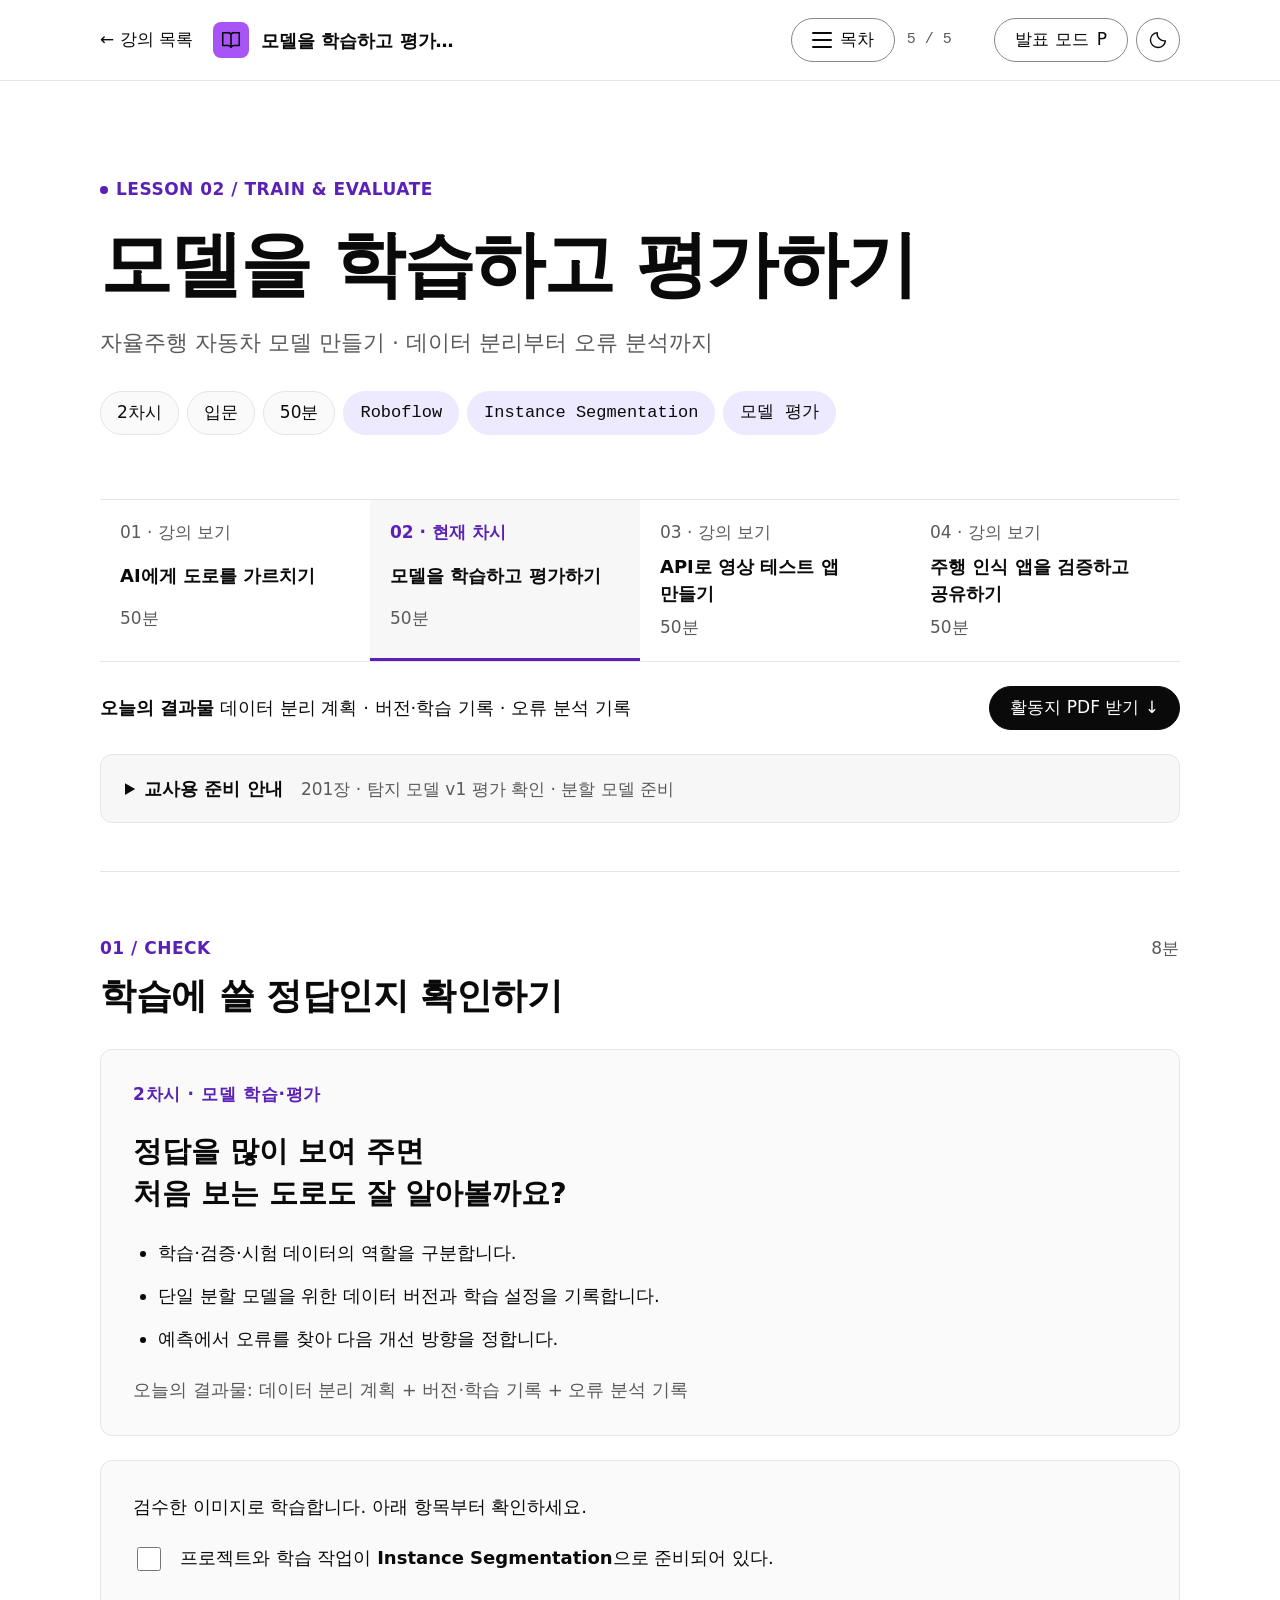
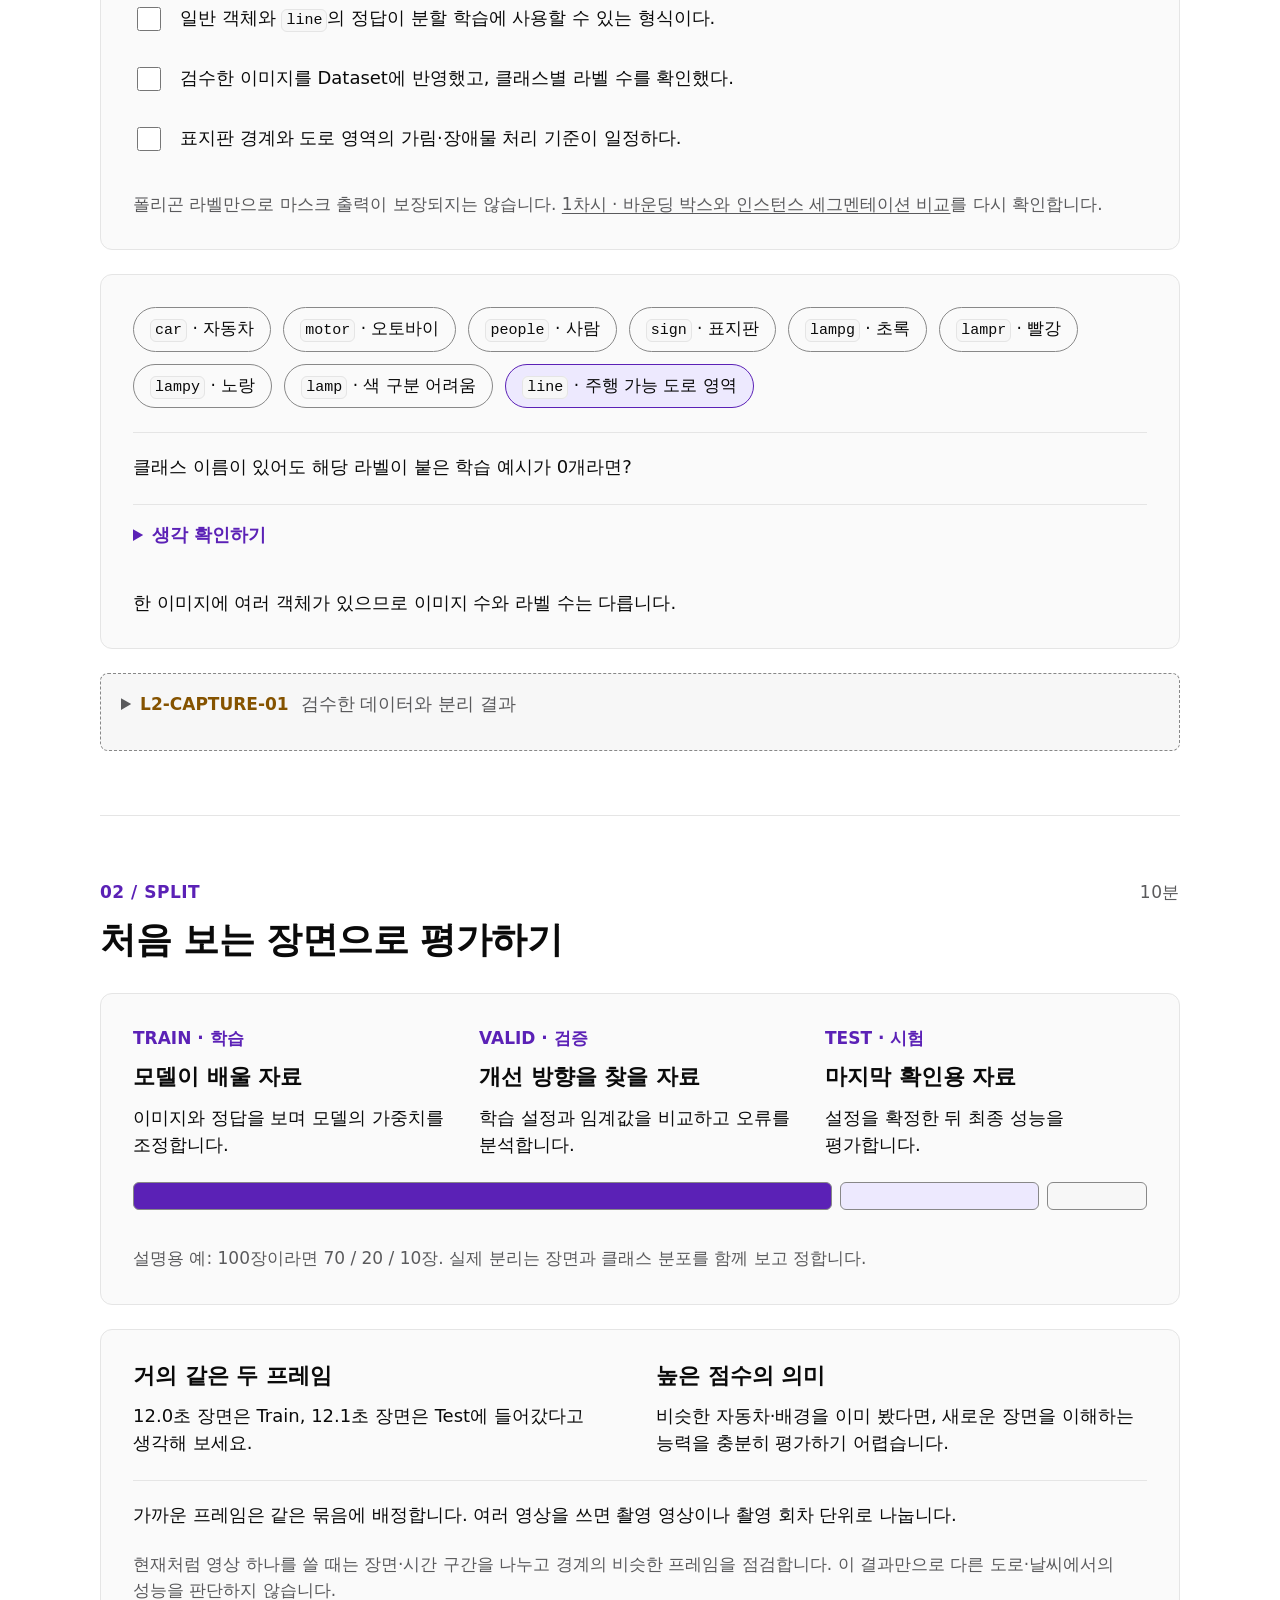
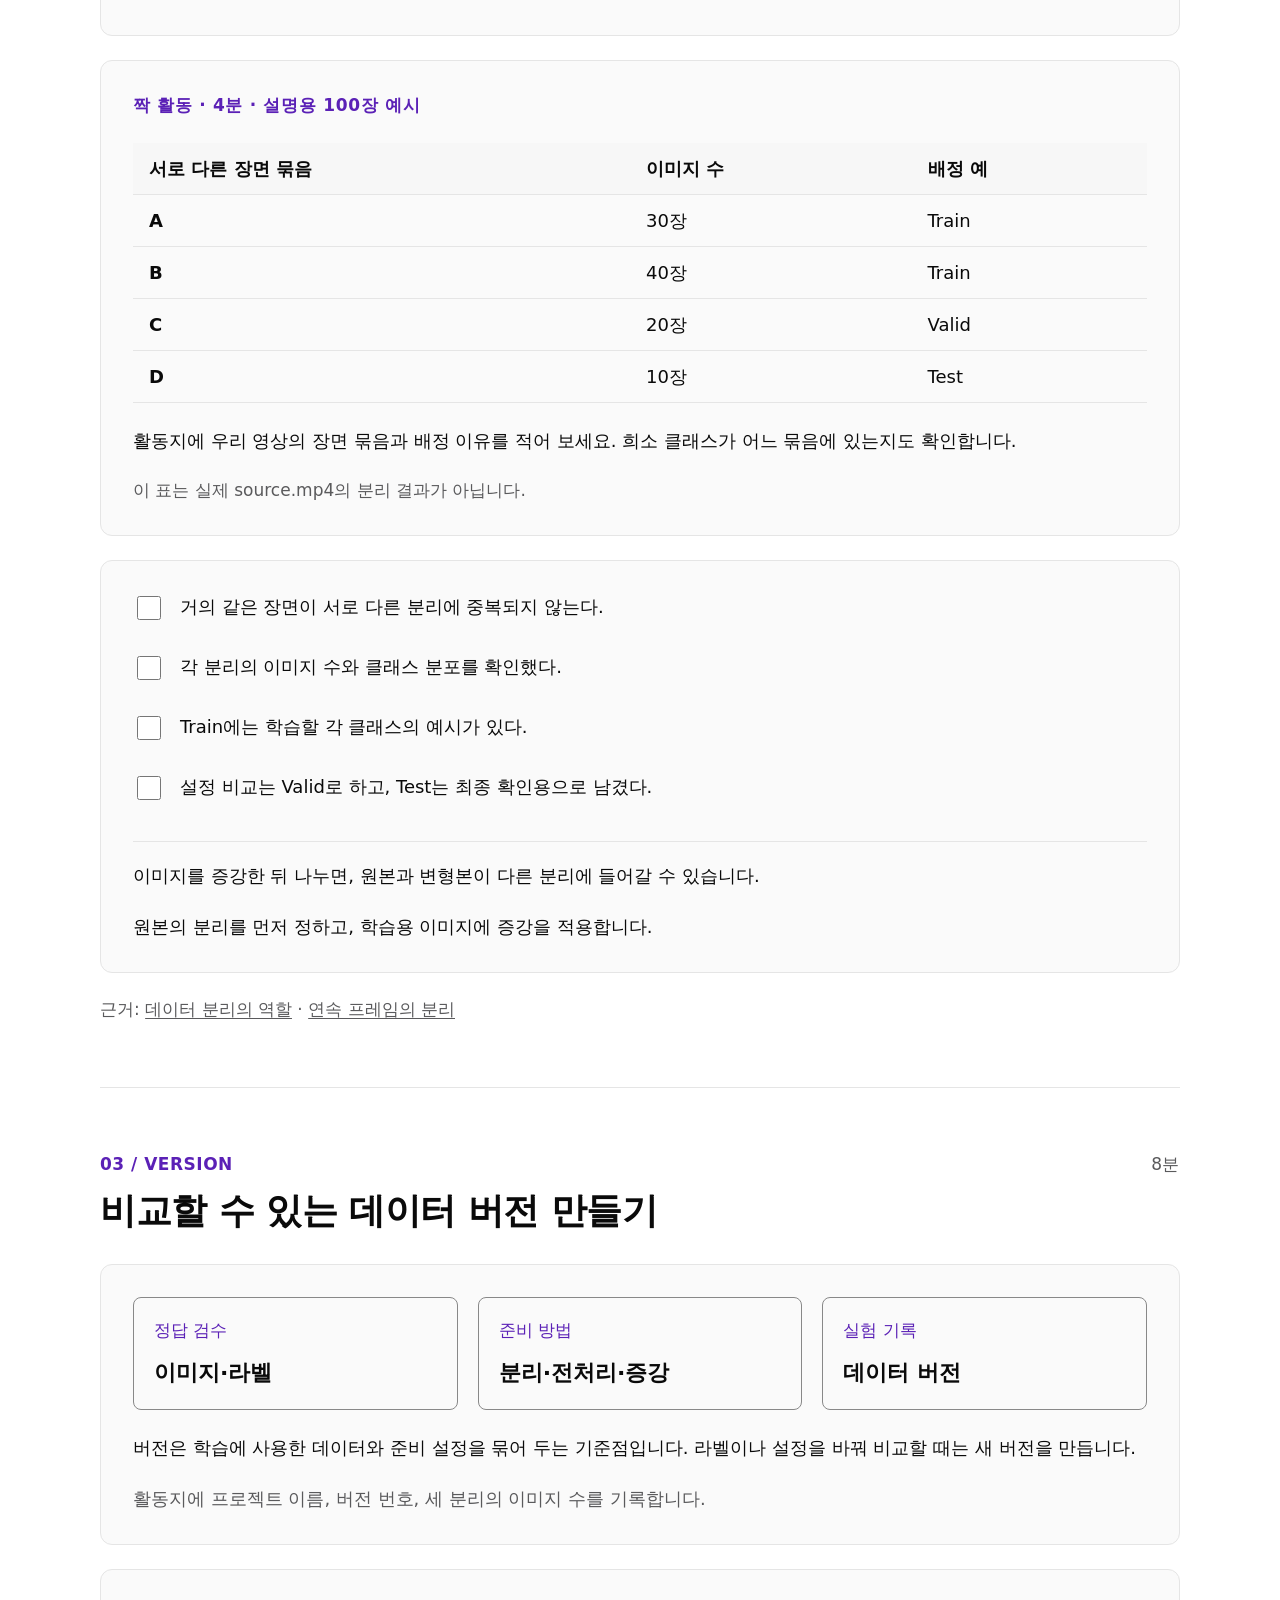
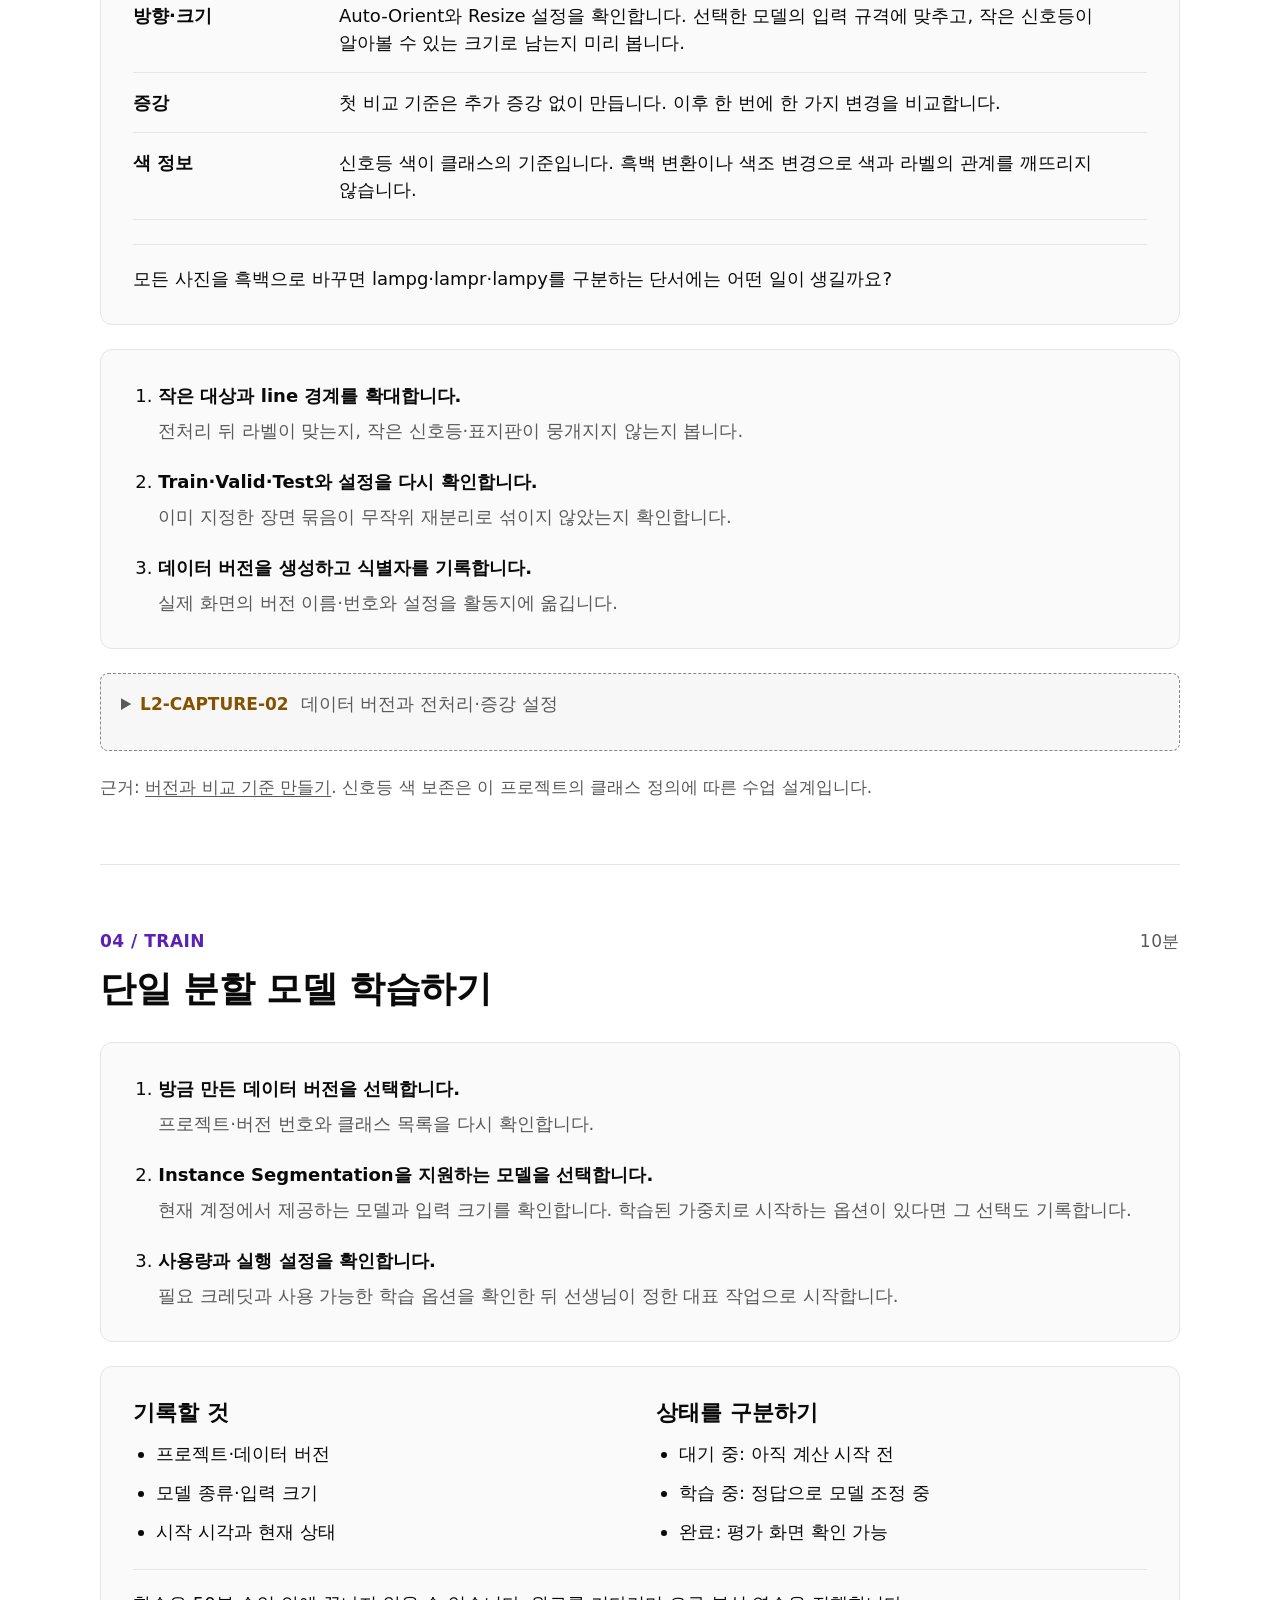
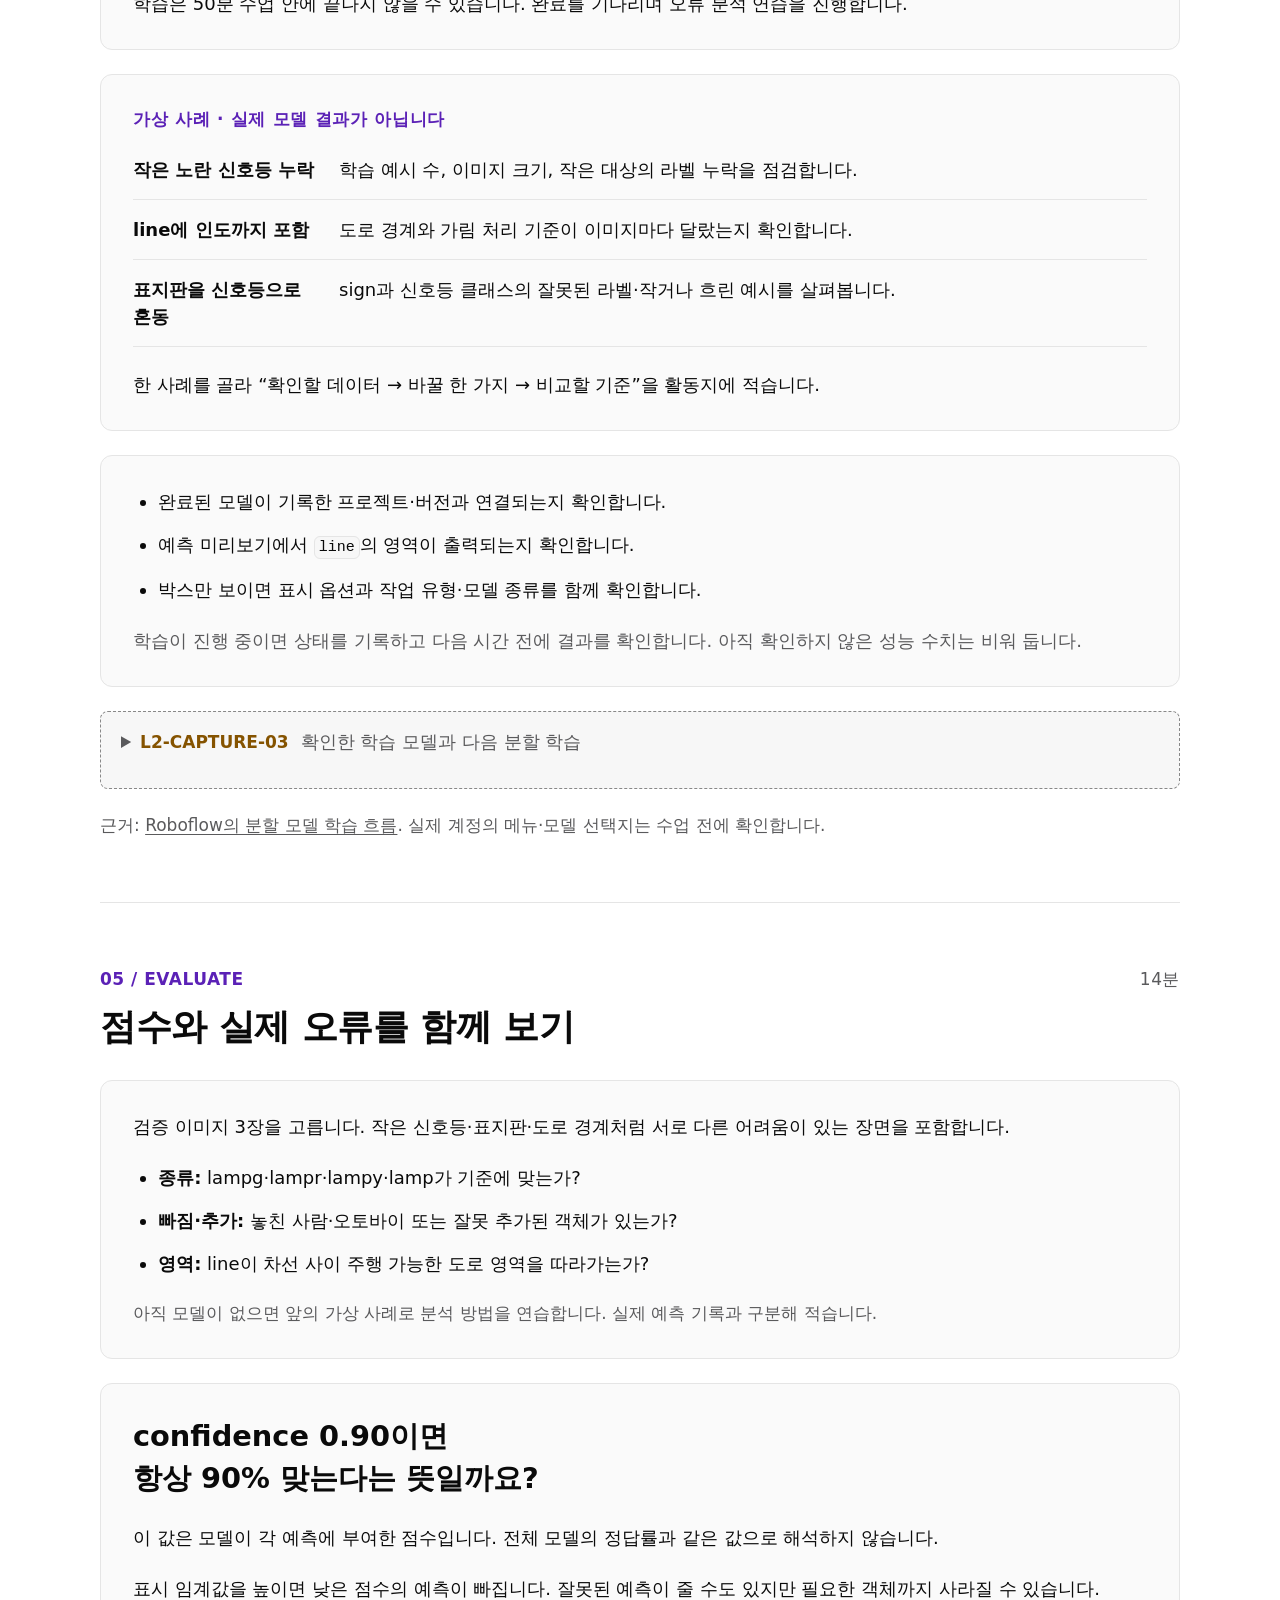
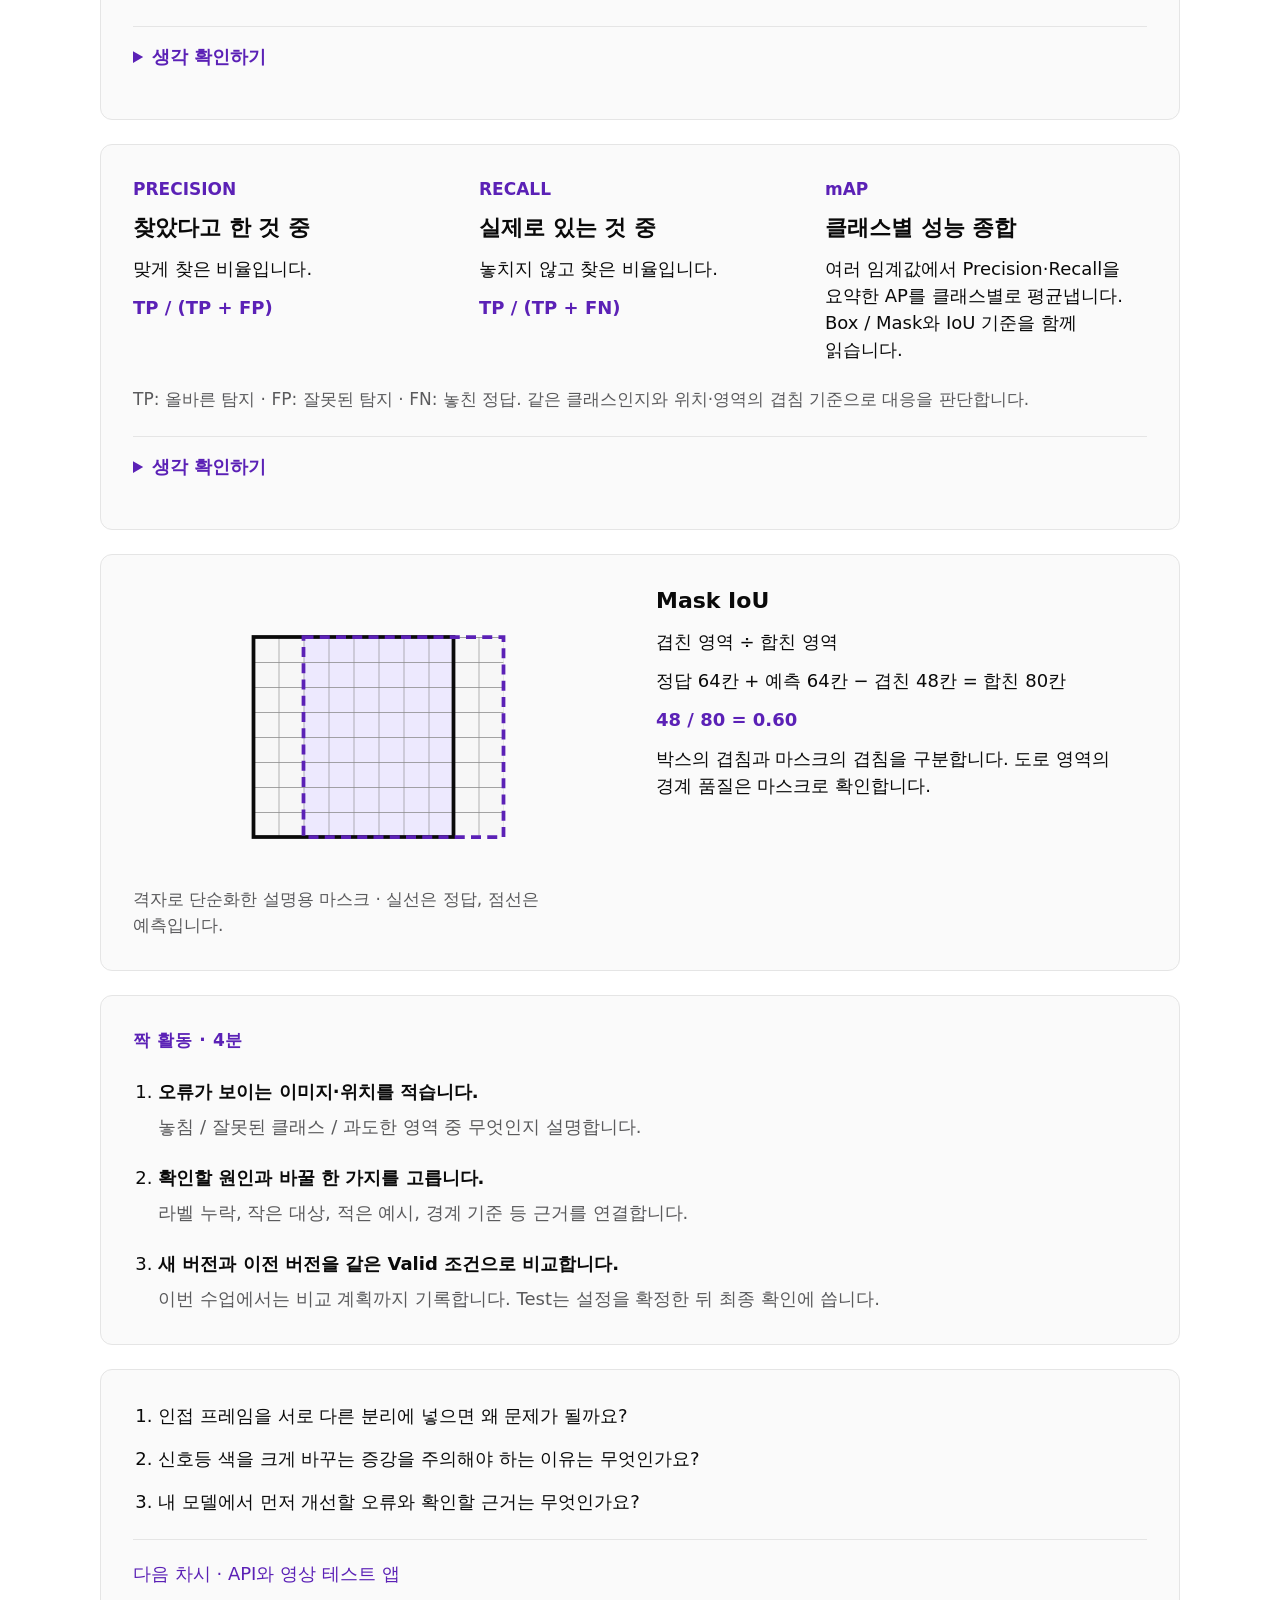
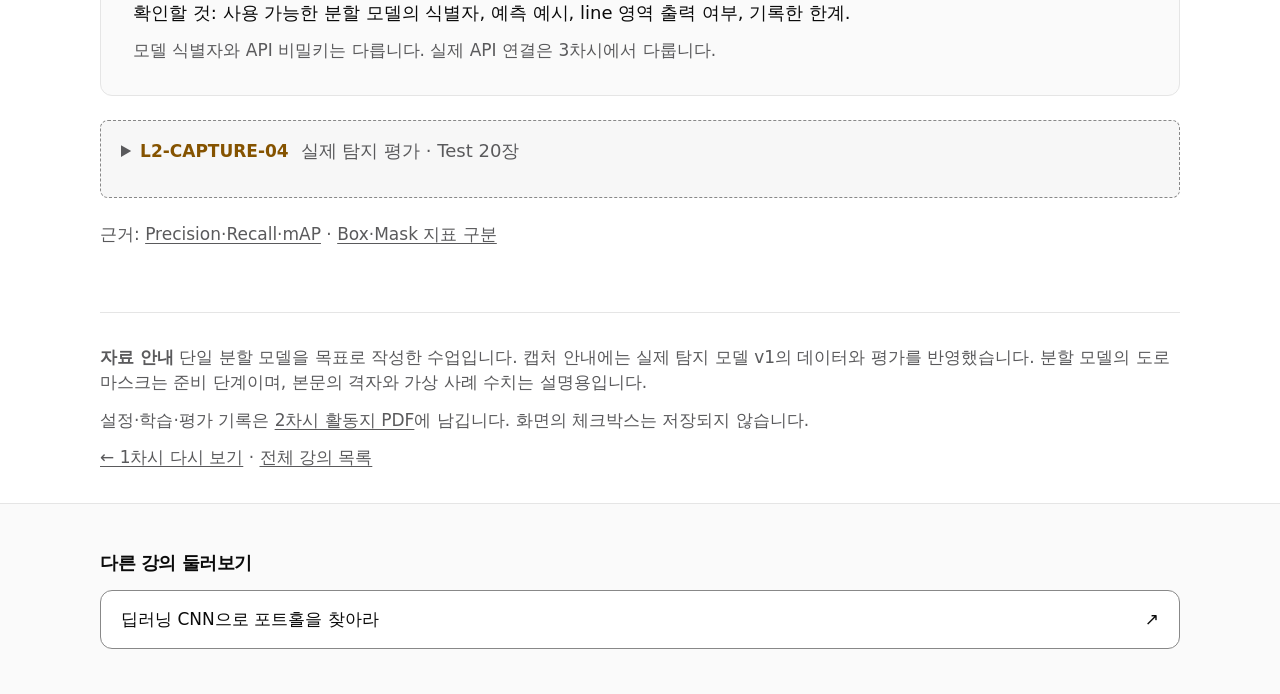
<file: model-training/index.html>
<!doctype html>
<html lang="ko">
  <head>
    <meta charset="utf-8">
    <meta name="viewport" content="width=device-width, initial-scale=1">
    <meta name="description" content="2차시 50분: Roboflow 데이터 분리·버전 생성·단일 분할 모델 학습과 평가.">
    <meta name="color-scheme" content="light dark">
    <title>모델을 학습하고 평가하기 · 2차시</title>
    <link rel="icon" href="data:,">
    <link rel="stylesheet" href="../assets/css/tokens.css">
    <link rel="stylesheet" href="../assets/css/base.css">
    <link rel="stylesheet" href="../assets/css/lecture.css">
    <!-- 일반 스크립트를 사용하므로 file://에서도 데이터를 읽을 수 있습니다. -->
    <script src="../data/site.js" defer>
    </script>
    <script src="../assets/js/shared.js" defer>
    </script>
  </head>
  <body data-level="model-training">
    <a class="skip-link" href="#main">
      본문으로 건너뛰기
    </a>
    <div class="scroll-progress" aria-hidden="true">
      <div class="scroll-progress__fill" data-progress>
      </div>
    </div>
    <header class="site-header" data-header>
      <div class="container header-inner">
        <a class="brand" href="#top" aria-label="강의 처음으로">
          <span class="brand-mark" aria-hidden="true">
            <svg width="22" height="22" viewBox="0 0 24 24" fill="none" stroke="currentColor" stroke-width="1.7" stroke-linecap="round" stroke-linejoin="round">
              <path d="M12 5v15M3 4h5a4 4 0 0 1 4 2 4 4 0 0 1 4-2h5v14h-5a4 4 0 0 0-4 2 4 4 0 0 0-4-2H3Z"/>
            </svg>
          </span>
          <span class="brand-title" data-lecture-title>
          </span>
        </a>
        <!-- shared.js가 본문의 .lecture-section을 수집해 링크를 생성합니다. -->
        <nav class="section-nav" aria-label="강의 섹션" data-section-nav>
        </nav>
        <div class="header-actions">
          <button class="button" type="button" data-presentation-toggle>
            발표 모드
            <kbd>
              P
            </kbd>
          </button>
          <button class="button button-icon" type="button" data-theme-toggle aria-label="테마 전환">
            <svg data-theme-icon width="20" height="20" viewBox="0 0 24 24" fill="none" stroke="currentColor" stroke-width="1.7" stroke-linecap="round" stroke-linejoin="round" aria-hidden="true">
              <path d="M20.9 13a9 9 0 0 1-9.9-9.9A9 9 0 1 0 20.9 13Z"/>
            </svg>
          </button>
        </div>
      </div>
    </header>
    <main id="main" tabindex="-1">
      <div class="container">
        <section class="hero" id="top" aria-labelledby="lecture-title">
          <p class="kicker" data-lecture-kicker>
          </p>
          <h1 id="lecture-title" data-lecture-title>
          </h1>
          <p class="hero-subtitle" data-lecture-subtitle>
          </p>
          <div class="hero-meta" data-lecture-badges aria-label="강의 정보">
          </div>
        </section>
<nav class="course-path" aria-label="전체 4차시 구성">
  <a class="course-step" href="../road-perception/index.html"><span>01 · 강의 보기</span><strong>AI에게 도로를 가르치기</strong><span>50분</span></a>
  <a class="course-step is-current" href="../model-training/index.html" aria-current="page"><span>02 · 현재 차시</span><strong>모델을 학습하고 평가하기</strong><span>50분</span></a>
  <a class="course-step" href="../api-app/index.html"><span>03 · 강의 보기</span><strong>API로 영상 테스트 앱 만들기</strong><span>50분</span></a>
  <a class="course-step" href="../video-app/index.html"><span>04 · 강의 보기</span><strong>주행 인식 앱을 검증하고 공유하기</strong><span>50분</span></a>
</nav>
<div class="lesson-intro"><p><strong>오늘의 결과물</strong> 데이터 분리 계획 · 버전·학습 기록 · 오류 분석 기록</p><a class="button button-primary" href="../files/lesson-02-workbook.pdf" download>활동지 PDF 받기 ↓</a></div>
<details class="teacher-prep" id="teacher-prep"><summary>교사용 준비 안내 <span class="prep-count">201장 · 탐지 모델 v1 평가 확인 · 분할 모델 준비</span></summary><div class="prep-body"><p>캡처 12장으로 어노테이션과 모델 학습 완료를 확인했습니다. 현재 모델은 <strong>RF-DETR Object Detection (Small)</strong>이며 Test 20장 기준 mAP@50 47.3%, Precision 53.0%, Recall 41.2%입니다.</p><p><strong>다음 작업:</strong> 현재 모델은 박스를 출력합니다. 단일 모델로 line 도로 마스크를 만들려면 기존 프로젝트를 보존한 채 Instance Segmentation으로 복제하고 폴리곤이 유지되는지 확인합니다. <a href="../docs/training-capture-review.md">12장 검토와 분할 모델 준비 순서</a></p><p>lampy 정답은 전체 4개입니다. 클래스별 예시와 평가 분포를 점검합니다. 아래 실제 탐지 평가와 본문의 개념 설명용 수치를 구분해서 사용합니다.</p><ul><li><a href="#l2-capture-01">L2-01 · 데이터·클래스·분리</a></li><li><a href="#l2-capture-02">L2-02 · 버전·전처리·증강</a></li><li><a href="#l2-capture-03">L2-03 · 학습 설정·상태</a></li><li><a href="#l2-capture-04">L2-04 · 평가·예측 결과</a></li></ul><a class="button" href="../docs/lesson-02-capture-guide.md" download>캡처·확인 안내 받기 ↓</a></div></details>
<section class="lecture-section" id="training-ready" aria-labelledby="training-ready-title" data-reveal><div class="section-heading"><p class="kicker">01 / CHECK<span class="section-time">8분</span></p><h2 id="training-ready-title">학습에 쓸 정답인지 확인하기</h2></div><div class="lesson-stack">            <div class="lesson-panel" data-slide data-slide-title="오늘의 목표와 결과물">
<p class="eyebrow">2차시 · 모델 학습·평가</p><p class="big-question">정답을 많이 보여 주면<br>처음 보는 도로도 잘 알아볼까요?</p><ul class="learning-list"><li>학습·검증·시험 데이터의 역할을 구분합니다.</li><li>단일 분할 모델을 위한 데이터 버전과 학습 설정을 기록합니다.</li><li>예측에서 오류를 찾아 다음 개선 방향을 정합니다.</li></ul><p class="muted">오늘의 결과물: 데이터 분리 계획 + 버전·학습 기록 + 오류 분석 기록</p>
            </div>            <div class="lesson-panel" data-slide data-slide-title="학습을 시작할 준비가 되었나요?">
<p>검수한 이미지로 학습합니다. 아래 항목부터 확인하세요.</p><ul class="tick-list"><li><label><input type="checkbox"><span>프로젝트와 학습 작업이 <strong>Instance Segmentation</strong>으로 준비되어 있다.</span></label></li><li><label><input type="checkbox"><span>일반 객체와 <code>line</code>의 정답이 분할 학습에 사용할 수 있는 형식이다.</span></label></li><li><label><input type="checkbox"><span>검수한 이미지를 Dataset에 반영했고, 클래스별 라벨 수를 확인했다.</span></label></li><li><label><input type="checkbox"><span>표지판 경계와 도로 영역의 가림·장애물 처리 기준이 일정하다.</span></label></li></ul><p class="note-meta">폴리곤 라벨만으로 마스크 출력이 보장되지는 않습니다. <a href="../road-perception/index.html#box-vs-mask">1차시 · 바운딩 박스와 인스턴스 세그멘테이션 비교</a>를 다시 확인합니다.</p>
            </div>            <div class="lesson-panel" data-slide data-slide-title="9개 클래스에 학습 예시가 있나요?">
<ul class="class-legend"><li><code>car</code> · 자동차</li><li><code>motor</code> · 오토바이</li><li><code>people</code> · 사람</li><li><code>sign</code> · 표지판</li><li><code>lampg</code> · 초록</li><li><code>lampr</code> · 빨강</li><li><code>lampy</code> · 노랑</li><li><code>lamp</code> · 색 구분 어려움</li><li class="is-lane"><code>line</code> · 주행 가능 도로 영역</li></ul><p class="prompt">클래스 이름이 있어도 해당 라벨이 붙은 학습 예시가 0개라면?</p><details class="answer"><summary>생각 확인하기</summary><p>그 클래스의 모습을 배울 예시가 부족합니다. 클래스별 이미지 수와 객체 수를 구분해 살피고, 특히 lampy·motor·sign처럼 적게 등장하는 대상을 확인합니다. 보이지 않는 대상을 억지로 라벨링하지 않습니다.</p></details><p>한 이미지에 여러 객체가 있으므로 이미지 수와 라벨 수는 다릅니다.</p>
            </div><details class="capture-note" id="l2-capture-01"><summary><span class="capture-id">L2-CAPTURE-01</span>검수한 데이터와 분리 결과</summary><p>Dataset에 반영한 이미지 수, 9개 클래스와 라벨 수, Train·Valid·Test의 이미지 수가 보이는 화면입니다. 받은 추가 설정은 Train 141 / Valid 40 / Test 20입니다. 최종 버전에서 같은 분리인지 확인합니다.</p><figure class="media-figure"><a href="../assets/img/lesson-02/dataset-split-settings.png" target="_blank" rel="noopener noreferrer"><img src="../assets/img/lesson-02/dataset-split-settings.png" alt="Dataset 추가 직전 201장을 Train 141장, Valid 40장, Test 20장으로 나누는 설정 화면" width="871" height="740" loading="lazy"></a><figcaption>사용자 설정 캡처 · Train 141 / Valid 40 / Test 20 선택. 최종 버전의 분리와 장면 누출 여부는 별도로 확인합니다.</figcaption></figure><p>추가 확인: <strong>201장, 정답 2,972개, 사용 클래스 9개</strong>입니다. 정답 수는 이미지 수와 다릅니다. lampy는 전체 4개뿐이므로 예시 보강과 분리별 개수를 먼저 확인합니다.</p><figure class="media-figure"><a href="../assets/img/lesson-02/dataset-analytics.png" target="_blank" rel="noopener noreferrer"><img src="../assets/img/lesson-02/dataset-analytics.png" alt="201장과 2,972개 정답, 9개 클래스의 어노테이션 분포를 보여 주는 Dataset Analytics" width="2611" height="1496" loading="lazy"></a><figcaption>실제 데이터 통계 · car 1,532개, line 841개, lampy 4개. 정답 누락 이미지와 null example은 각각 0장입니다.</figcaption></figure><figure class="media-figure"><a href="../assets/img/lesson-02/class-counts.png" target="_blank" rel="noopener noreferrer"><img src="../assets/img/lesson-02/class-counts.png" alt="9개 사용 클래스의 정답 수와 정답이 0개인 추가 이름 aicar, carcar를 보여 주는 클래스 목록" width="2592" height="1326" loading="lazy"></a><figcaption>등록 이름은 11개이며 정답이 있는 클래스는 9개입니다. aicar·carcar는 사용하지 않는다면 정리할 후보입니다.</figcaption></figure><p class="note-meta">데이터 화면은 수신 완료입니다. <a href="../docs/lesson-02-capture-guide.md">다음 확인 항목 보기</a></p></details></div></section>
<section class="lecture-section" id="dataset-split" aria-labelledby="dataset-split-title" data-reveal><div class="section-heading"><p class="kicker">02 / SPLIT<span class="section-time">10분</span></p><h2 id="dataset-split-title">처음 보는 장면으로 평가하기</h2></div><div class="lesson-stack">            <div class="lesson-panel" data-slide data-slide-title="Train · Valid · Test의 역할">
<div class="concept-grid"><article><p class="eyebrow">TRAIN · 학습</p><h3>모델이 배울 자료</h3><p>이미지와 정답을 보며 모델의 가중치를 조정합니다.</p></article><article><p class="eyebrow">VALID · 검증</p><h3>개선 방향을 찾을 자료</h3><p>학습 설정과 임계값을 비교하고 오류를 분석합니다.</p></article><article><p class="eyebrow">TEST · 시험</p><h3>마지막 확인용 자료</h3><p>설정을 확정한 뒤 최종 성능을 평가합니다.</p></article></div><div class="split-bar" aria-hidden="true"><span></span><span></span><span></span></div><p class="figure-label">설명용 예: 100장이라면 70 / 20 / 10장. 실제 분리는 장면과 클래스 분포를 함께 보고 정합니다.</p>
            </div>            <div class="lesson-panel" data-slide data-slide-title="옆 프레임이 정답을 알려 주면?">
<div class="two-column"><div><h3>거의 같은 두 프레임</h3><p>12.0초 장면은 Train, 12.1초 장면은 Test에 들어갔다고 생각해 보세요.</p></div><div><h3>높은 점수의 의미</h3><p>비슷한 자동차·배경을 이미 봤다면, 새로운 장면을 이해하는 능력을 충분히 평가하기 어렵습니다.</p></div></div><p class="prompt">가까운 프레임은 같은 묶음에 배정합니다. 여러 영상을 쓰면 촬영 영상이나 촬영 회차 단위로 나눕니다.</p><p class="note-meta">현재처럼 영상 하나를 쓸 때는 장면·시간 구간을 나누고 경계의 비슷한 프레임을 점검합니다. 이 결과만으로 다른 도로·날씨에서의 성능을 판단하지 않습니다.</p>
            </div>            <div class="lesson-panel" data-slide data-slide-title="실습 · 장면 묶음을 배정하기">
<p class="eyebrow">짝 활동 · 4분 · 설명용 100장 예시</p><div class="table-scroll"><table class="training-table"><thead><tr><th scope="col">서로 다른 장면 묶음</th><th scope="col">이미지 수</th><th scope="col">배정 예</th></tr></thead><tbody><tr><th scope="row">A</th><td>30장</td><td>Train</td></tr><tr><th scope="row">B</th><td>40장</td><td>Train</td></tr><tr><th scope="row">C</th><td>20장</td><td>Valid</td></tr><tr><th scope="row">D</th><td>10장</td><td>Test</td></tr></tbody></table></div><p>활동지에 우리 영상의 장면 묶음과 배정 이유를 적어 보세요. 희소 클래스가 어느 묶음에 있는지도 확인합니다.</p><p class="note-meta">이 표는 실제 source.mp4의 분리 결과가 아닙니다.</p>
            </div>            <div class="lesson-panel" data-slide data-slide-title="분리한 뒤 꼭 확인할 것">
<ul class="tick-list"><li><label><input type="checkbox"><span>거의 같은 장면이 서로 다른 분리에 중복되지 않는다.</span></label></li><li><label><input type="checkbox"><span>각 분리의 이미지 수와 클래스 분포를 확인했다.</span></label></li><li><label><input type="checkbox"><span>Train에는 학습할 각 클래스의 예시가 있다.</span></label></li><li><label><input type="checkbox"><span>설정 비교는 Valid로 하고, Test는 최종 확인용으로 남겼다.</span></label></li></ul><p class="prompt">이미지를 증강한 뒤 나누면, 원본과 변형본이 다른 분리에 들어갈 수 있습니다.</p><p>원본의 분리를 먼저 정하고, 학습용 이미지에 증강을 적용합니다.</p>
            </div><p class="note-meta">근거: <a href="https://roboflow.com/blog/train-test-split" target="_blank" rel="noopener noreferrer">데이터 분리의 역할</a> · <a href="https://roboflow.com/blog/robotics-training-data" target="_blank" rel="noopener noreferrer">연속 프레임의 분리</a></p></div></section>
<section class="lecture-section" id="dataset-version" aria-labelledby="dataset-version-title" data-reveal><div class="section-heading"><p class="kicker">03 / VERSION<span class="section-time">8분</span></p><h2 id="dataset-version-title">비교할 수 있는 데이터 버전 만들기</h2></div><div class="lesson-stack">            <div class="lesson-panel" data-slide data-slide-title="데이터 버전은 실험의 기준점">
<ol class="process-flow"><li><span>정답 검수</span><strong>이미지·라벨</strong></li><li><span>준비 방법</span><strong>분리·전처리·증강</strong></li><li><span>실험 기록</span><strong>데이터 버전</strong></li></ol><p>버전은 학습에 사용한 데이터와 준비 설정을 묶어 두는 기준점입니다. 라벨이나 설정을 바꿔 비교할 때는 새 버전을 만듭니다.</p><p class="muted">활동지에 프로젝트 이름, 버전 번호, 세 분리의 이미지 수를 기록합니다.</p>
            </div>            <div class="lesson-panel" data-slide data-slide-title="첫 버전은 단순하게">
<ul class="rule-list"><li><strong>방향·크기</strong><span>Auto-Orient와 Resize 설정을 확인합니다. 선택한 모델의 입력 규격에 맞추고, 작은 신호등이 알아볼 수 있는 크기로 남는지 미리 봅니다.</span></li><li><strong>증강</strong><span>첫 비교 기준은 추가 증강 없이 만듭니다. 이후 한 번에 한 가지 변경을 비교합니다.</span></li><li><strong>색 정보</strong><span>신호등 색이 클래스의 기준입니다. 흑백 변환이나 색조 변경으로 색과 라벨의 관계를 깨뜨리지 않습니다.</span></li></ul><p class="prompt">모든 사진을 흑백으로 바꾸면 lampg·lampr·lampy를 구분하는 단서에는 어떤 일이 생길까요?</p>
            </div>            <div class="lesson-panel" data-slide data-slide-title="실습 · 미리 보고 버전 기록하기">
<ol class="numbered-steps"><li><strong>작은 대상과 line 경계를 확대합니다.</strong><p>전처리 뒤 라벨이 맞는지, 작은 신호등·표지판이 뭉개지지 않는지 봅니다.</p></li><li><strong>Train·Valid·Test와 설정을 다시 확인합니다.</strong><p>이미 지정한 장면 묶음이 무작위 재분리로 섞이지 않았는지 확인합니다.</p></li><li><strong>데이터 버전을 생성하고 식별자를 기록합니다.</strong><p>실제 화면의 버전 이름·번호와 설정을 활동지에 옮깁니다.</p></li></ol>
            </div><details class="capture-note" id="l2-capture-02"><summary><span class="capture-id">L2-CAPTURE-02</span>데이터 버전과 전처리·증강 설정</summary><p>버전 이름·번호, 이미지 수, 적용한 전처리와 증강 목록이 함께 보이도록 캡처합니다. 설정이 여러 화면에 나뉘면 각각 저장해도 됩니다.</p><p>아래는 받은 설정 사례입니다. 최종 학습 버전의 값이나 권장 설정으로 확정한 화면은 아닙니다.</p><figure class="media-figure"><a href="../assets/img/lesson-02/preprocessing-settings.png" target="_blank" rel="noopener noreferrer"><img src="../assets/img/lesson-02/preprocessing-settings.png" alt="Auto-Orient와 Stretch 512×512가 선택된 전처리 설정 화면" width="815" height="556" loading="lazy"></a><figcaption>사용자 설정 캡처 · Auto-Orient, Stretch 512×512. 작은 신호등과 도로 형태가 보존되는지 확인합니다.</figcaption></figure><figure class="media-figure"><a href="../assets/img/lesson-02/augmentation-settings.png" target="_blank" rel="noopener noreferrer"><img src="../assets/img/lesson-02/augmentation-settings.png" alt="Hue 15도, Noise 0.1퍼센트, 박스 영역 밝기 15퍼센트 증강이 선택된 화면" width="825" height="680" loading="lazy"></a><figcaption>사용자 설정 캡처 · 색상 변경이 포함됩니다. 색으로 신호등 클래스를 구분하므로 개선 비교 버전에서는 Hue 제외를 권합니다.</figcaption></figure><figure class="media-figure"><a href="../assets/img/lesson-02/version-size-settings.png" target="_blank" rel="noopener noreferrer"><img src="../assets/img/lesson-02/version-size-settings.png" alt="데이터 버전 생성 직전 483 images 3x가 선택된 화면" width="1707" height="561" loading="lazy"></a><figcaption>사용자 설정 캡처 · 483 images (3x) 선택. 원본 201장과 증강 후 이미지 수를 구분합니다.</figcaption></figure><p class="note-meta">해당 단계에 도달하면 캡처합니다. <a href="../docs/lesson-02-capture-guide.md">파일명과 확인 항목 보기</a></p></details><p class="note-meta">근거: <a href="https://roboflow.com/blog/best-practices-for-training-yolo" target="_blank" rel="noopener noreferrer">버전과 비교 기준 만들기</a>. 신호등 색 보존은 이 프로젝트의 클래스 정의에 따른 수업 설계입니다.</p></div></section>
<section class="lecture-section" id="model-training" aria-labelledby="model-training-title" data-reveal><div class="section-heading"><p class="kicker">04 / TRAIN<span class="section-time">10분</span></p><h2 id="model-training-title">단일 분할 모델 학습하기</h2></div><div class="lesson-stack">            <div class="lesson-panel" data-slide data-slide-title="학습 작업의 세 가지 선택">
<ol class="numbered-steps"><li><strong>방금 만든 데이터 버전을 선택합니다.</strong><p>프로젝트·버전 번호와 클래스 목록을 다시 확인합니다.</p></li><li><strong>Instance Segmentation을 지원하는 모델을 선택합니다.</strong><p>현재 계정에서 제공하는 모델과 입력 크기를 확인합니다. 학습된 가중치로 시작하는 옵션이 있다면 그 선택도 기록합니다.</p></li><li><strong>사용량과 실행 설정을 확인합니다.</strong><p>필요 크레딧과 사용 가능한 학습 옵션을 확인한 뒤 선생님이 정한 대표 작업으로 시작합니다.</p></li></ol>
            </div>            <div class="lesson-panel" data-slide data-slide-title="학습 중이라는 상태도 결과입니다">
<div class="two-column"><div><h3>기록할 것</h3><ul><li>프로젝트·데이터 버전</li><li>모델 종류·입력 크기</li><li>시작 시각과 현재 상태</li></ul></div><div><h3>상태를 구분하기</h3><ul><li>대기 중: 아직 계산 시작 전</li><li>학습 중: 정답으로 모델 조정 중</li><li>완료: 평가 화면 확인 가능</li></ul></div></div><p class="prompt">학습은 50분 수업 안에 끝나지 않을 수 있습니다. 완료를 기다리며 오류 분석 연습을 진행합니다.</p>
            </div>            <div class="lesson-panel" data-slide data-slide-title="학습 대기 중 · 오류를 예상해 보기">
<p class="eyebrow">가상 사례 · 실제 모델 결과가 아닙니다</p><ul class="rule-list"><li><strong>작은 노란 신호등 누락</strong><span>학습 예시 수, 이미지 크기, 작은 대상의 라벨 누락을 점검합니다.</span></li><li><strong>line에 인도까지 포함</strong><span>도로 경계와 가림 처리 기준이 이미지마다 달랐는지 확인합니다.</span></li><li><strong>표지판을 신호등으로 혼동</strong><span>sign과 신호등 클래스의 잘못된 라벨·작거나 흐린 예시를 살펴봅니다.</span></li></ul><p>한 사례를 골라 “확인할 데이터 → 바꿀 한 가지 → 비교할 기준”을 활동지에 적습니다.</p>
            </div>            <div class="lesson-panel" data-slide data-slide-title="완료 후 확인 · 마스크가 나오는가?">
<ul class="learning-list"><li>완료된 모델이 기록한 프로젝트·버전과 연결되는지 확인합니다.</li><li>예측 미리보기에서 <code>line</code>의 영역이 출력되는지 확인합니다.</li><li>박스만 보이면 표시 옵션과 작업 유형·모델 종류를 함께 확인합니다.</li></ul><p class="muted">학습이 진행 중이면 상태를 기록하고 다음 시간 전에 결과를 확인합니다. 아직 확인하지 않은 성능 수치는 비워 둡니다.</p>
            </div><details class="capture-note" id="l2-capture-03"><summary><span class="capture-id">L2-CAPTURE-03</span>확인한 학습 모델과 다음 분할 학습</summary><p>학습 완료 모델: <strong>Roboflow RF-DETR Object Detection (Small)</strong>, 데이터 버전 v1, 표시 이름 <code>aicar-aae4t-1-rfdetr-small-t1</code>. 기존 탐지 모델은 비교 기준으로 보존합니다.</p><p>저장된 v1은 증강 후 483장입니다. 새 학습 설정 화면의 “Saves as v2”는 v2 학습 완료를 뜻하지 않습니다.</p><p>도로 마스크를 위해 프로젝트를 Instance Segmentation으로 복제한 뒤 대표 이미지의 line 폴리곤을 확인합니다. 모델 표시 이름을 API model_id로 그대로 입력하지 않고 Deploy Model의 실제 코드를 확인합니다.</p><p class="note-meta"><a href="../docs/training-capture-review.md">확인 근거와 다음 순서</a></p></details><p class="note-meta">근거: <a href="https://roboflow.com/blog/instance-segmentation" target="_blank" rel="noopener noreferrer">Roboflow의 분할 모델 학습 흐름</a>. 실제 계정의 메뉴·모델 선택지는 수업 전에 확인합니다.</p></div></section>
<section class="lecture-section" id="model-evaluation" aria-labelledby="model-evaluation-title" data-reveal><div class="section-heading"><p class="kicker">05 / EVALUATE<span class="section-time">14분</span></p><h2 id="model-evaluation-title">점수와 실제 오류를 함께 보기</h2></div><div class="lesson-stack">            <div class="lesson-panel" data-slide data-slide-title="먼저 Valid 이미지의 예측을 관찰">
<p>검증 이미지 3장을 고릅니다. 작은 신호등·표지판·도로 경계처럼 서로 다른 어려움이 있는 장면을 포함합니다.</p><ul class="learning-list"><li><strong>종류:</strong> lampg·lampr·lampy·lamp가 기준에 맞는가?</li><li><strong>빠짐·추가:</strong> 놓친 사람·오토바이 또는 잘못 추가된 객체가 있는가?</li><li><strong>영역:</strong> line이 차선 사이 주행 가능한 도로 영역을 따라가는가?</li></ul><p class="note-meta">아직 모델이 없으면 앞의 가상 사례로 분석 방법을 연습합니다. 실제 예측 기록과 구분해 적습니다.</p>
            </div>            <div class="lesson-panel" data-slide data-slide-title="Confidence는 정답률일까요?">
<p class="big-question">confidence 0.90이면<br>항상 90% 맞는다는 뜻일까요?</p><p>이 값은 모델이 각 예측에 부여한 점수입니다. 전체 모델의 정답률과 같은 값으로 해석하지 않습니다.</p><p>표시 임계값을 높이면 낮은 점수의 예측이 빠집니다. 잘못된 예측이 줄 수도 있지만 필요한 객체까지 사라질 수 있습니다.</p><details class="answer"><summary>생각 확인하기</summary><p>Valid 이미지에서 임계값을 바꾸며 무엇이 사라지는지 비교합니다. 비교할 때 같은 이미지와 조건을 유지하고, Test를 반복 조정용으로 사용하지 않습니다.</p></details>
            </div>            <div class="lesson-panel" data-slide data-slide-title="Precision · Recall · mAP 읽기">
<div class="concept-grid"><article><p class="eyebrow">PRECISION</p><h3>찾았다고 한 것 중</h3><p>맞게 찾은 비율입니다.</p><p class="metric-formula">TP / (TP + FP)</p></article><article><p class="eyebrow">RECALL</p><h3>실제로 있는 것 중</h3><p>놓치지 않고 찾은 비율입니다.</p><p class="metric-formula">TP / (TP + FN)</p></article><article><p class="eyebrow">mAP</p><h3>클래스별 성능 종합</h3><p>여러 임계값에서 Precision·Recall을 요약한 AP를 클래스별로 평균냅니다. Box / Mask와 IoU 기준을 함께 읽습니다.</p></article></div><p class="note-meta">TP: 올바른 탐지 · FP: 잘못된 탐지 · FN: 놓친 정답. 같은 클래스인지와 위치·영역의 겹침 기준으로 대응을 판단합니다.</p><details class="answer"><summary>생각 확인하기</summary><p>설명용 예: 정답 12개 중 8개를 찾고 잘못된 예측 2개가 더 있다면, Precision은 8/10 = 80%, Recall은 8/12 ≈ 66.7%입니다. 실제 모델 점수가 아닙니다.</p></details>
            </div>            <div class="lesson-panel" data-slide data-slide-title="line 영역은 얼마나 겹칠까요?">
<div class="two-column"><div><figure class="iou-figure"><svg class="iou-visual" viewBox="0 0 320 240" role="img" aria-label="설명용 마스크 격자. 정답 64칸과 예측 64칸이 48칸 겹쳐 합집합은 80칸이며 IoU는 0.60입니다."><defs><pattern id="iou-grid" width="20" height="20" patternUnits="userSpaceOnUse"><path d="M20 0H0V20" class="iou-grid-line"/></pattern></defs><rect x="60" y="40" width="200" height="160" class="iou-union"/><rect x="100" y="40" width="120" height="160" class="iou-intersection"/><rect x="60" y="40" width="200" height="160" fill="url(#iou-grid)"/><rect x="60" y="40" width="160" height="160" class="iou-truth"/><rect x="100" y="40" width="160" height="160" class="iou-prediction"/></svg><figcaption>격자로 단순화한 설명용 마스크 · 실선은 정답, 점선은 예측입니다.</figcaption></figure></div><div><h3>Mask IoU</h3><p>겹친 영역 ÷ 합친 영역</p><p>정답 64칸 + 예측 64칸 − 겹친 48칸 = 합친 80칸</p><p class="metric-formula">48 / 80 = 0.60</p><p>박스의 겹침과 마스크의 겹침을 구분합니다. 도로 영역의 경계 품질은 마스크로 확인합니다.</p></div></div>
            </div>            <div class="lesson-panel" data-slide data-slide-title="실습 · 오류 한 가지와 개선안">
<p class="eyebrow">짝 활동 · 4분</p><ol class="numbered-steps"><li><strong>오류가 보이는 이미지·위치를 적습니다.</strong><p>놓침 / 잘못된 클래스 / 과도한 영역 중 무엇인지 설명합니다.</p></li><li><strong>확인할 원인과 바꿀 한 가지를 고릅니다.</strong><p>라벨 누락, 작은 대상, 적은 예시, 경계 기준 등 근거를 연결합니다.</p></li><li><strong>새 버전과 이전 버전을 같은 Valid 조건으로 비교합니다.</strong><p>이번 수업에서는 비교 계획까지 기록합니다. Test는 설정을 확정한 뒤 최종 확인에 씁니다.</p></li></ol>
            </div>            <div class="lesson-panel" data-slide data-slide-title="종료 질문 · 3차시로 가져갈 것">
<ol class="reflection-list"><li>인접 프레임을 서로 다른 분리에 넣으면 왜 문제가 될까요?</li><li>신호등 색을 크게 바꾸는 증강을 주의해야 하는 이유는 무엇인가요?</li><li>내 모델에서 먼저 개선할 오류와 확인할 근거는 무엇인가요?</li></ol><div class="next-session"><span>다음 차시 · API와 영상 테스트 앱</span><p>확인할 것: 사용 가능한 분할 모델의 식별자, 예측 예시, line 영역 출력 여부, 기록한 한계.</p><p class="note-meta">모델 식별자와 API 비밀키는 다릅니다. 실제 API 연결은 3차시에서 다룹니다.</p></div>
            </div><details class="capture-note" id="l2-capture-04"><summary><span class="capture-id">L2-CAPTURE-04</span>실제 탐지 평가 · Test 20장</summary><p><strong>mAP@50 47.3% · Precision 53.0% · Recall 41.2% · F1 45.9%</strong>. 현재 Object Detection 모델의 박스 평가이며 도로 마스크 성능은 아닙니다.</p><figure class="media-figure"><a href="../assets/img/lesson-02/model-evaluation.png" target="_blank" rel="noopener noreferrer"><img src="../assets/img/lesson-02/model-evaluation.png" alt="Test 20장에 대한 RF-DETR 탐지 모델 평가: mAP@50 47.3%, Precision 53.0%, Recall 41.2%, F1 45.9%" width="2634" height="1377" loading="lazy"></a><figcaption>실제 모델 평가 · 표시된 confidence 37%를 모든 영상의 최적값으로 고정하지 않습니다. 4.7ms는 네트워크를 제외한 서버 처리 시간 중앙값입니다.</figcaption></figure><figure class="media-figure"><a href="../assets/img/lesson-02/class-performance.png" target="_blank" rel="noopener noreferrer"><img src="../assets/img/lesson-02/class-performance.png" alt="Confidence 37%에서 9개 클래스별 정답, 맞춘 예측, 혼동, 누락, 오탐을 비교하는 그래프" width="1953" height="705" loading="lazy"></a><figcaption>클래스별 결과 · car의 맞춘 예측 120개가 툴팁에 표시됩니다. 다른 막대의 정확한 개수는 높이만으로 추정하지 않습니다.</figcaption></figure><p>학습·평가 화면은 받았습니다. 다음에는 분할 모델을 준비한 뒤 실제 예측에서 line이 도로 모양의 마스크로 나오는지 확인합니다.</p><p class="note-meta"><a href="../docs/lesson-02-capture-guide.md">다음 확인 항목</a></p></details><p class="note-meta">근거: <a href="https://roboflow.com/blog/mean-average-precision" target="_blank" rel="noopener noreferrer">Precision·Recall·mAP</a> · <a href="https://roboflow.com/blog/roboflow-training-graphs" target="_blank" rel="noopener noreferrer">Box·Mask 지표 구분</a></p></div></section>
<aside class="lesson-references"><p><strong>자료 안내</strong> 단일 분할 모델을 목표로 작성한 수업입니다. 캡처 안내에는 실제 탐지 모델 v1의 데이터와 평가를 반영했습니다. 분할 모델의 도로 마스크는 준비 단계이며, 본문의 격자와 가상 사례 수치는 설명용입니다.</p><p>설정·학습·평가 기록은 <a href="../files/lesson-02-workbook.pdf" download>2차시 활동지 PDF</a>에 남깁니다. 화면의 체크박스는 저장되지 않습니다.</p><p><a href="../road-perception/index.html">← 1차시 다시 보기</a> · <a href="../index.html">전체 강의 목록</a></p></aside>
      </div>
    </main>
    <footer class="site-footer">
      <div class="container footer-grid">
        <div data-other-lectures-region>
          <h2 class="footer-heading">
            다른 강의 둘러보기
          </h2>
          <div class="other-lectures" data-other-lectures>
          </div>
        </div>
      </div>
    </footer>
    <div class="sr-only" role="status" aria-live="polite" data-copy-status>
    </div>
    <noscript>
      강의 정보와 인터랙션을 표시하려면 브라우저에서 JavaScript를 켜 주세요.
    </noscript>
  </body>
</html>
</file>
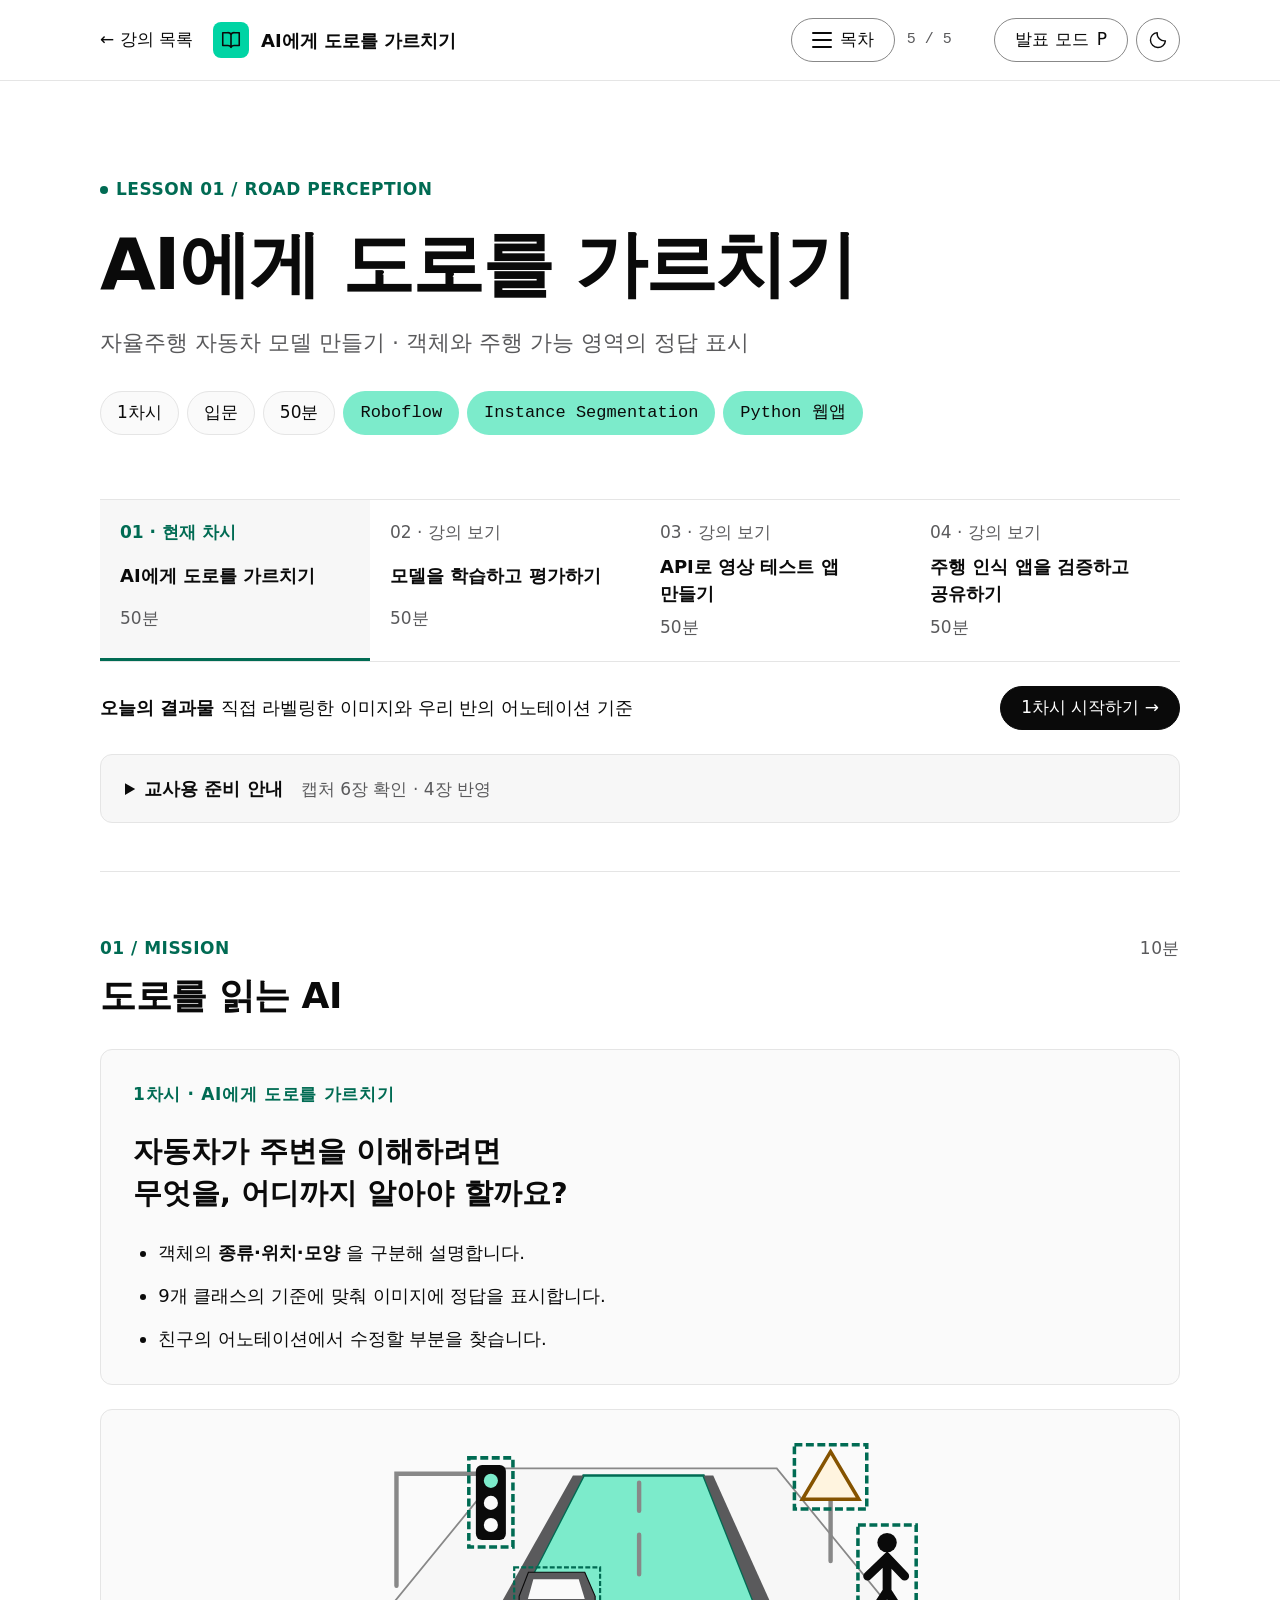
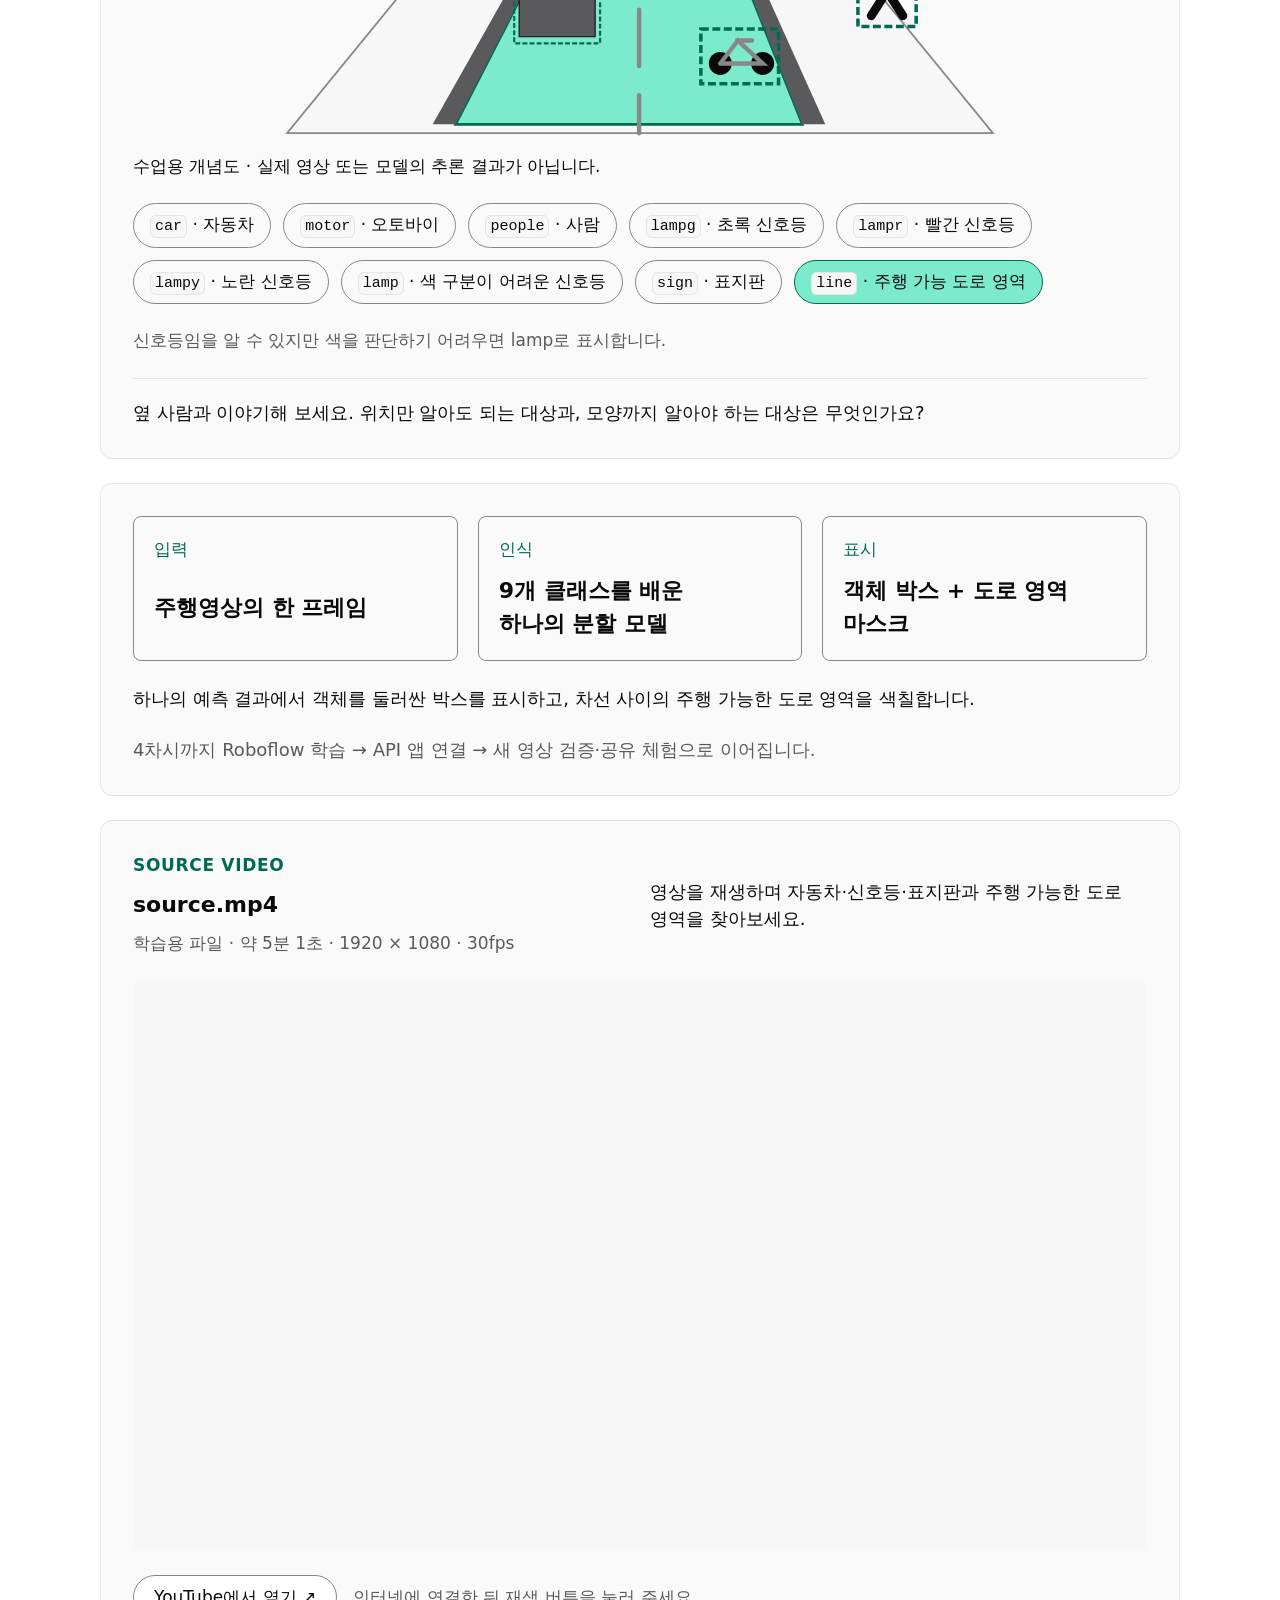
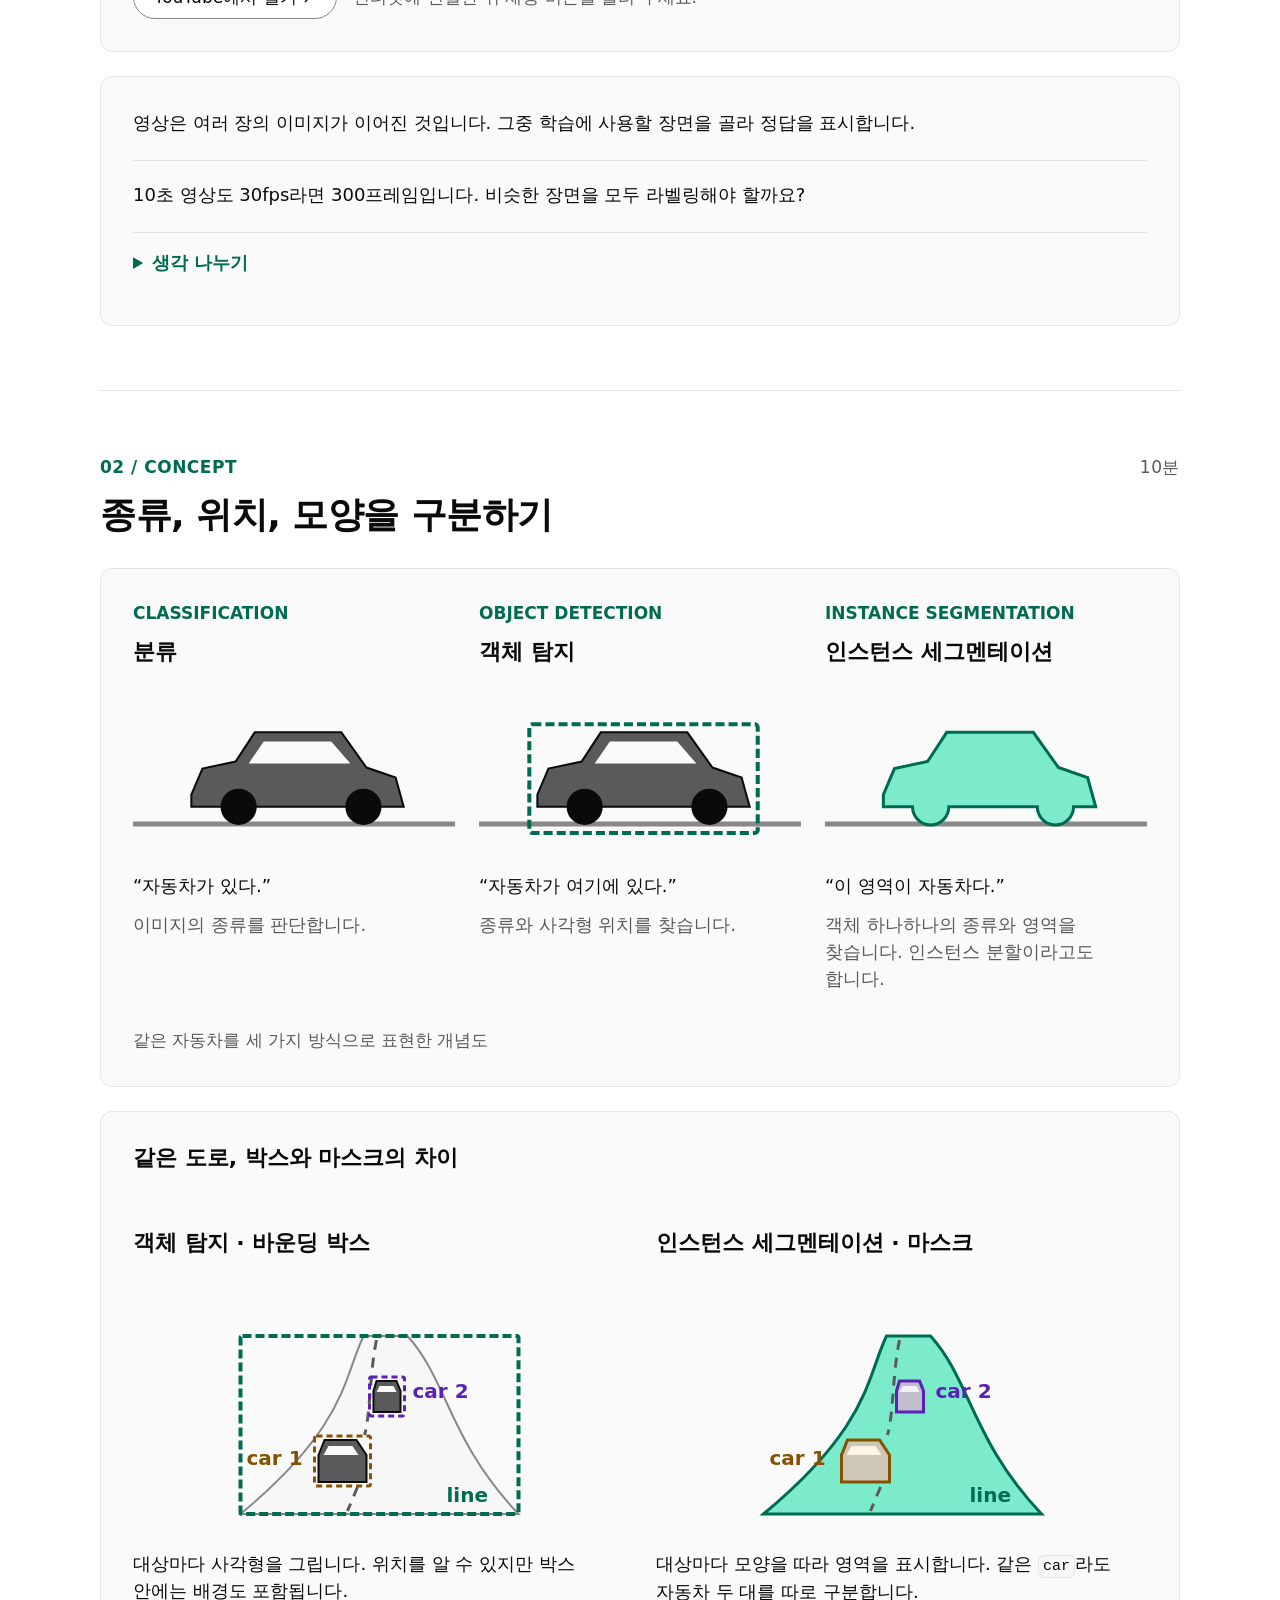
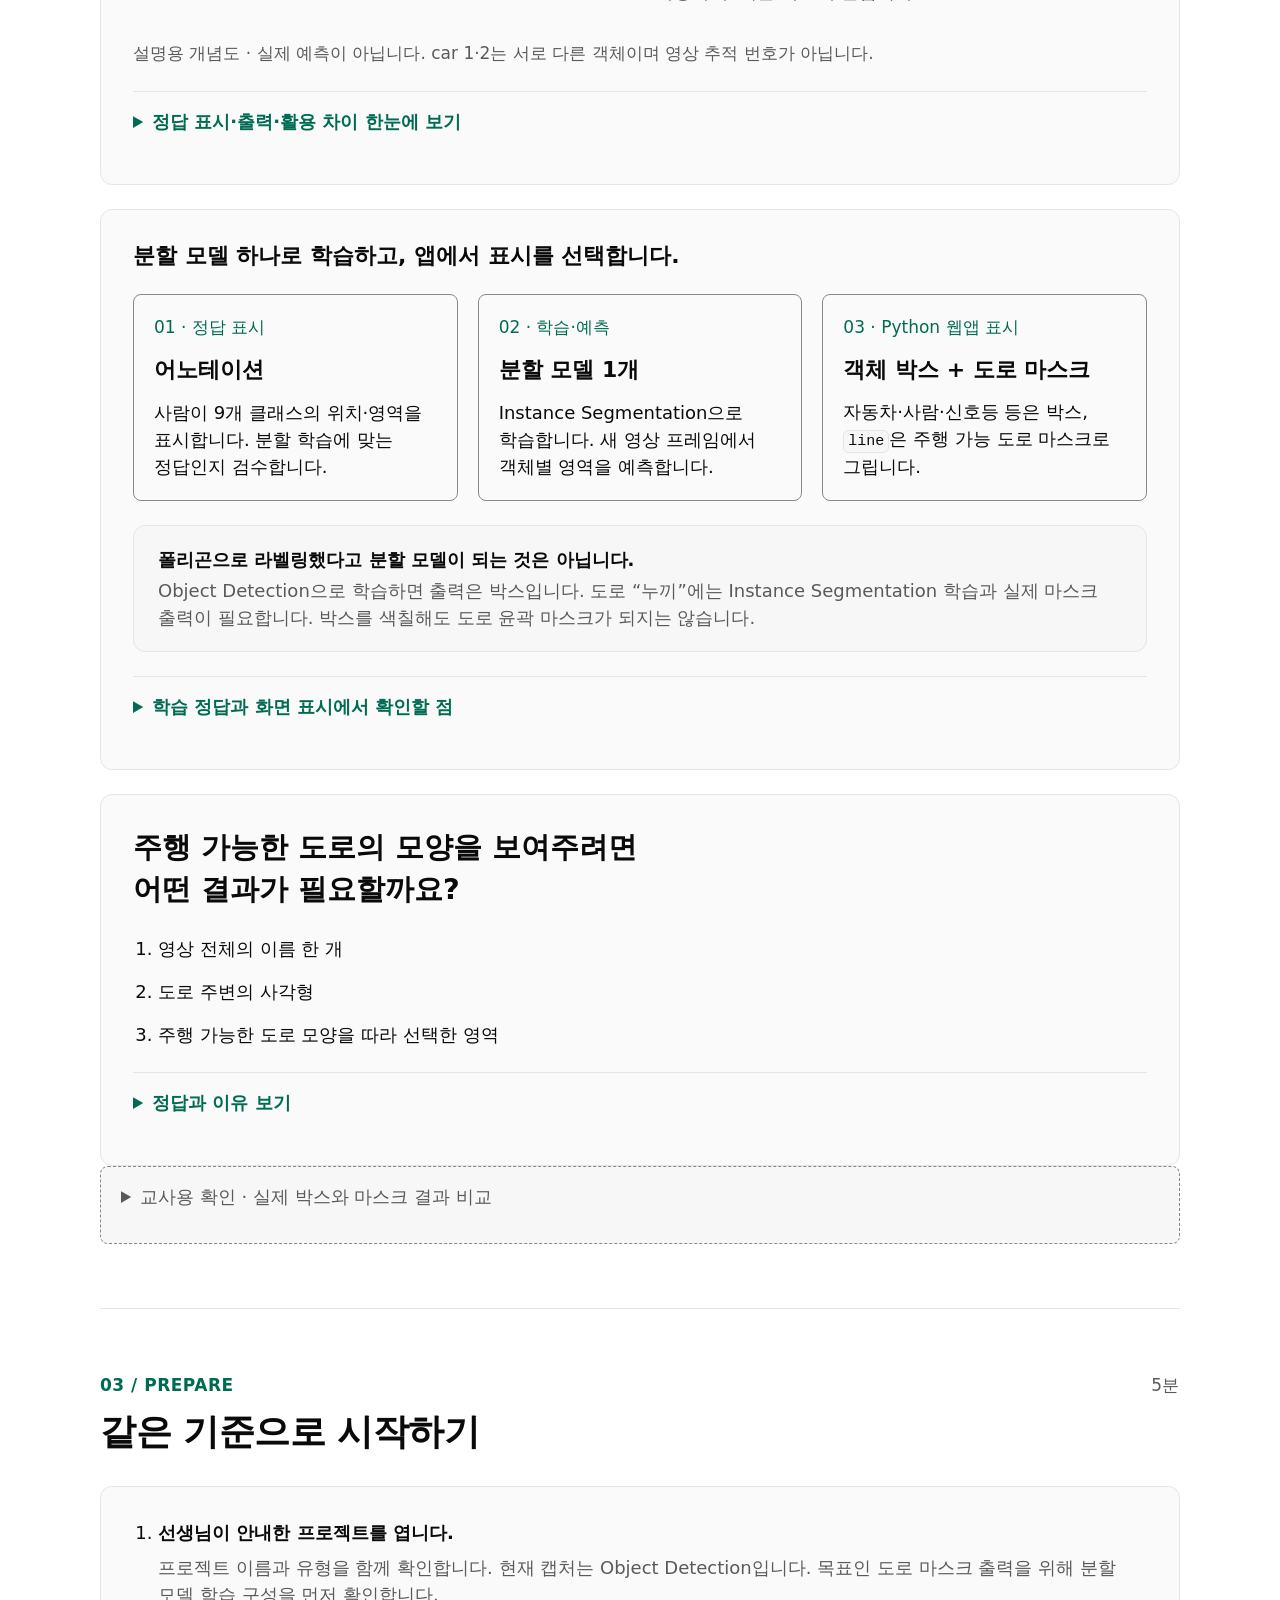
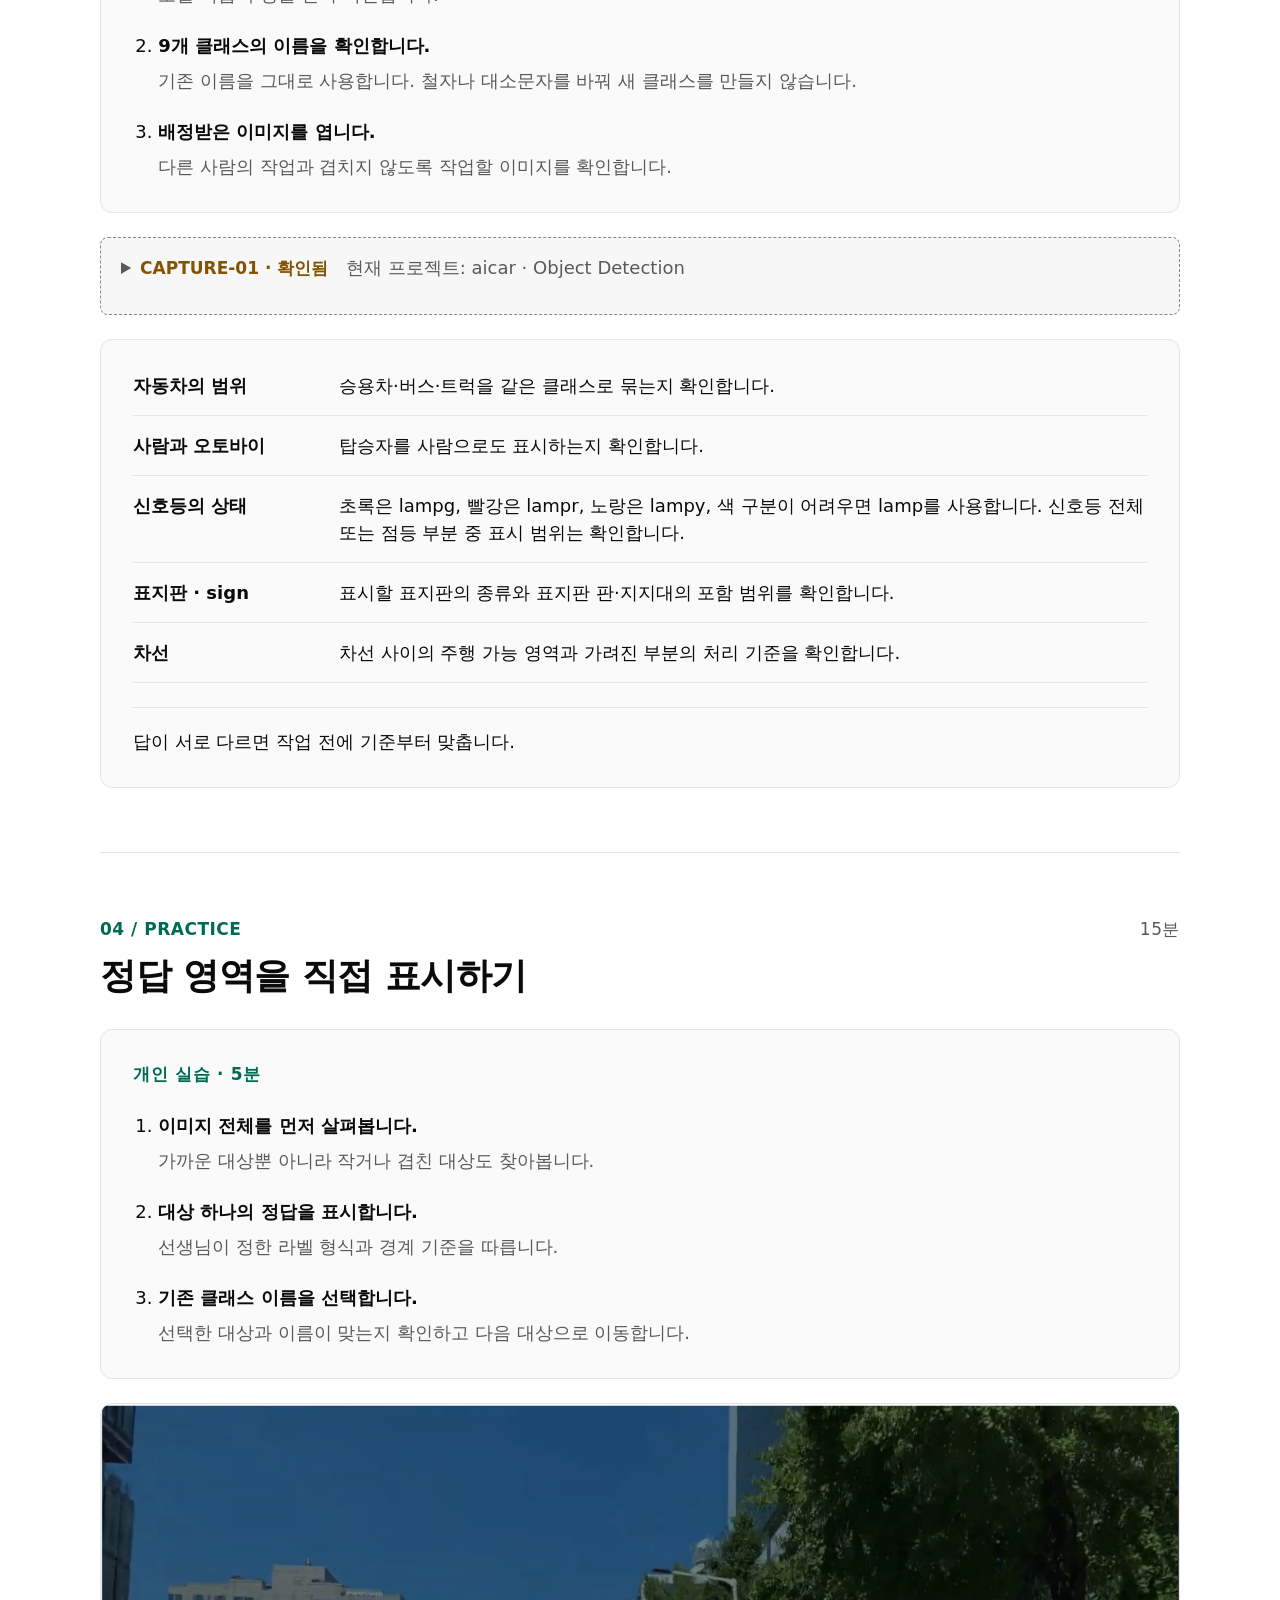
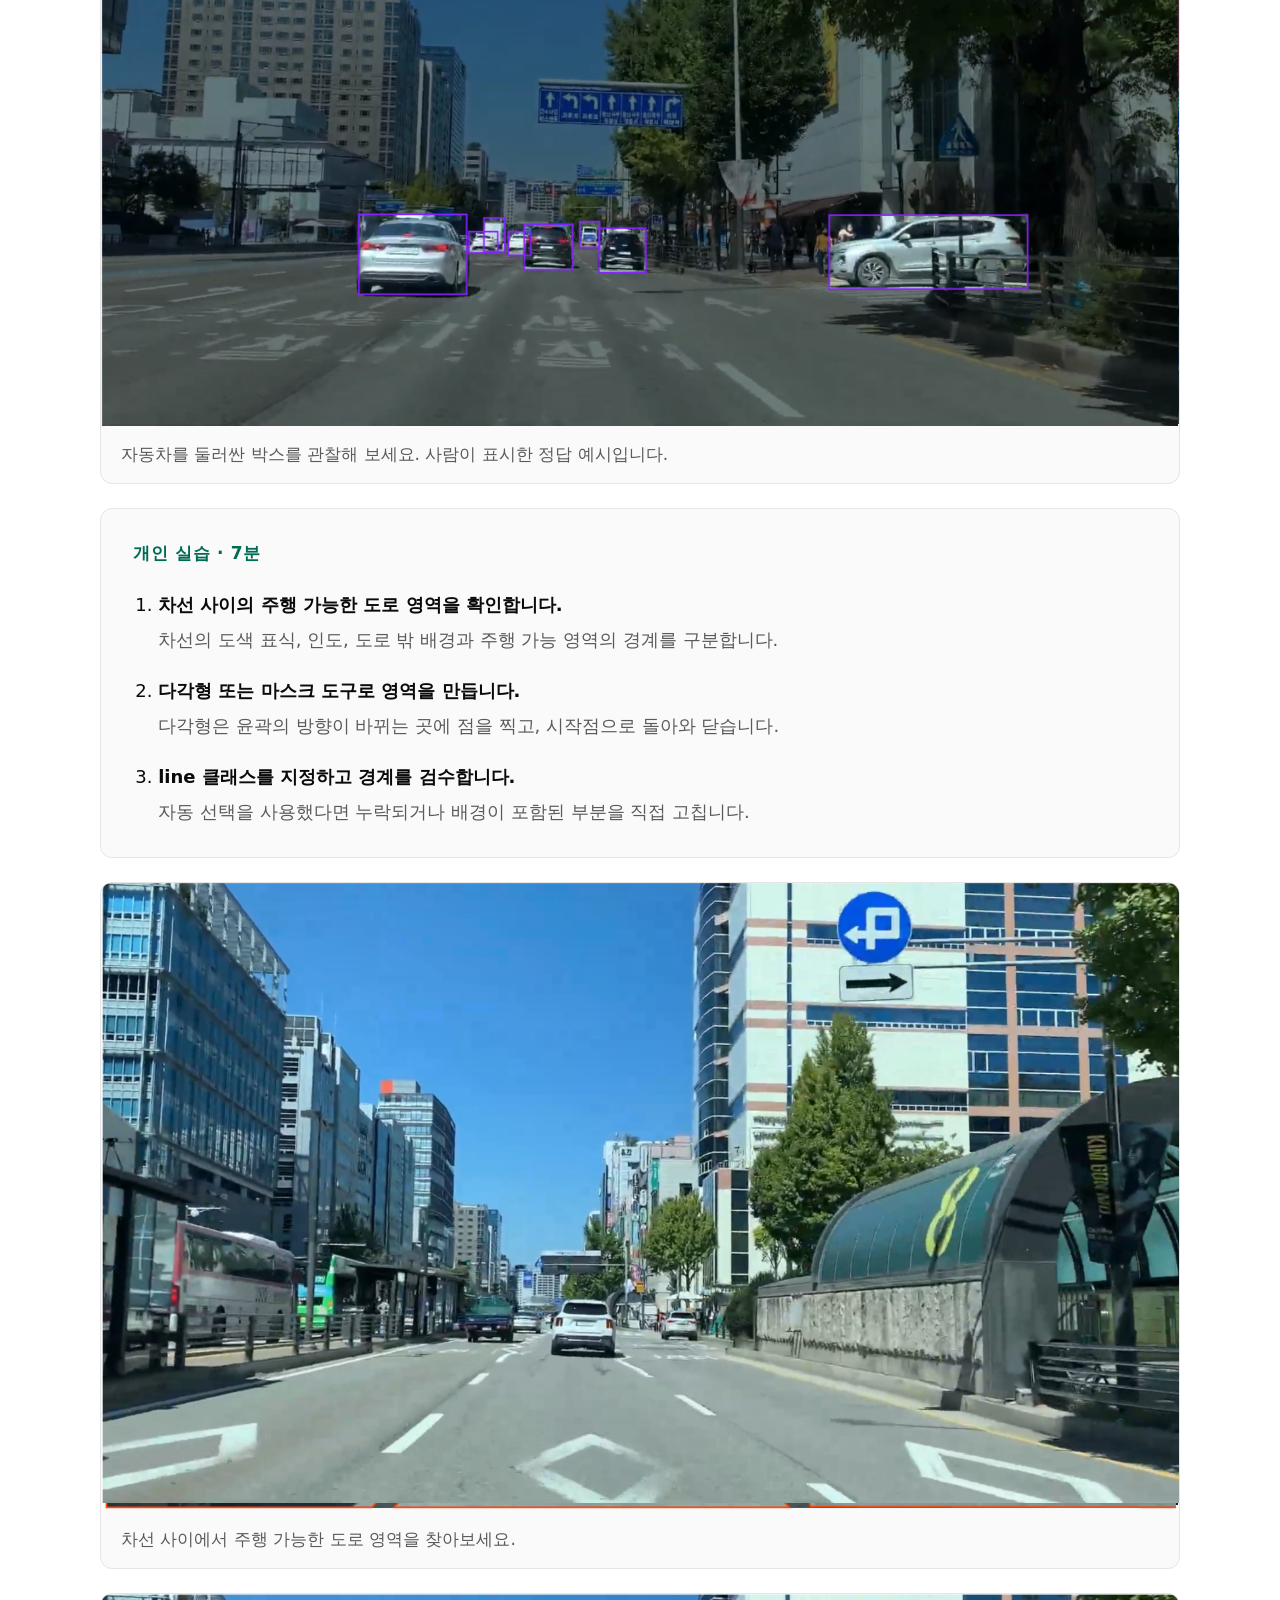
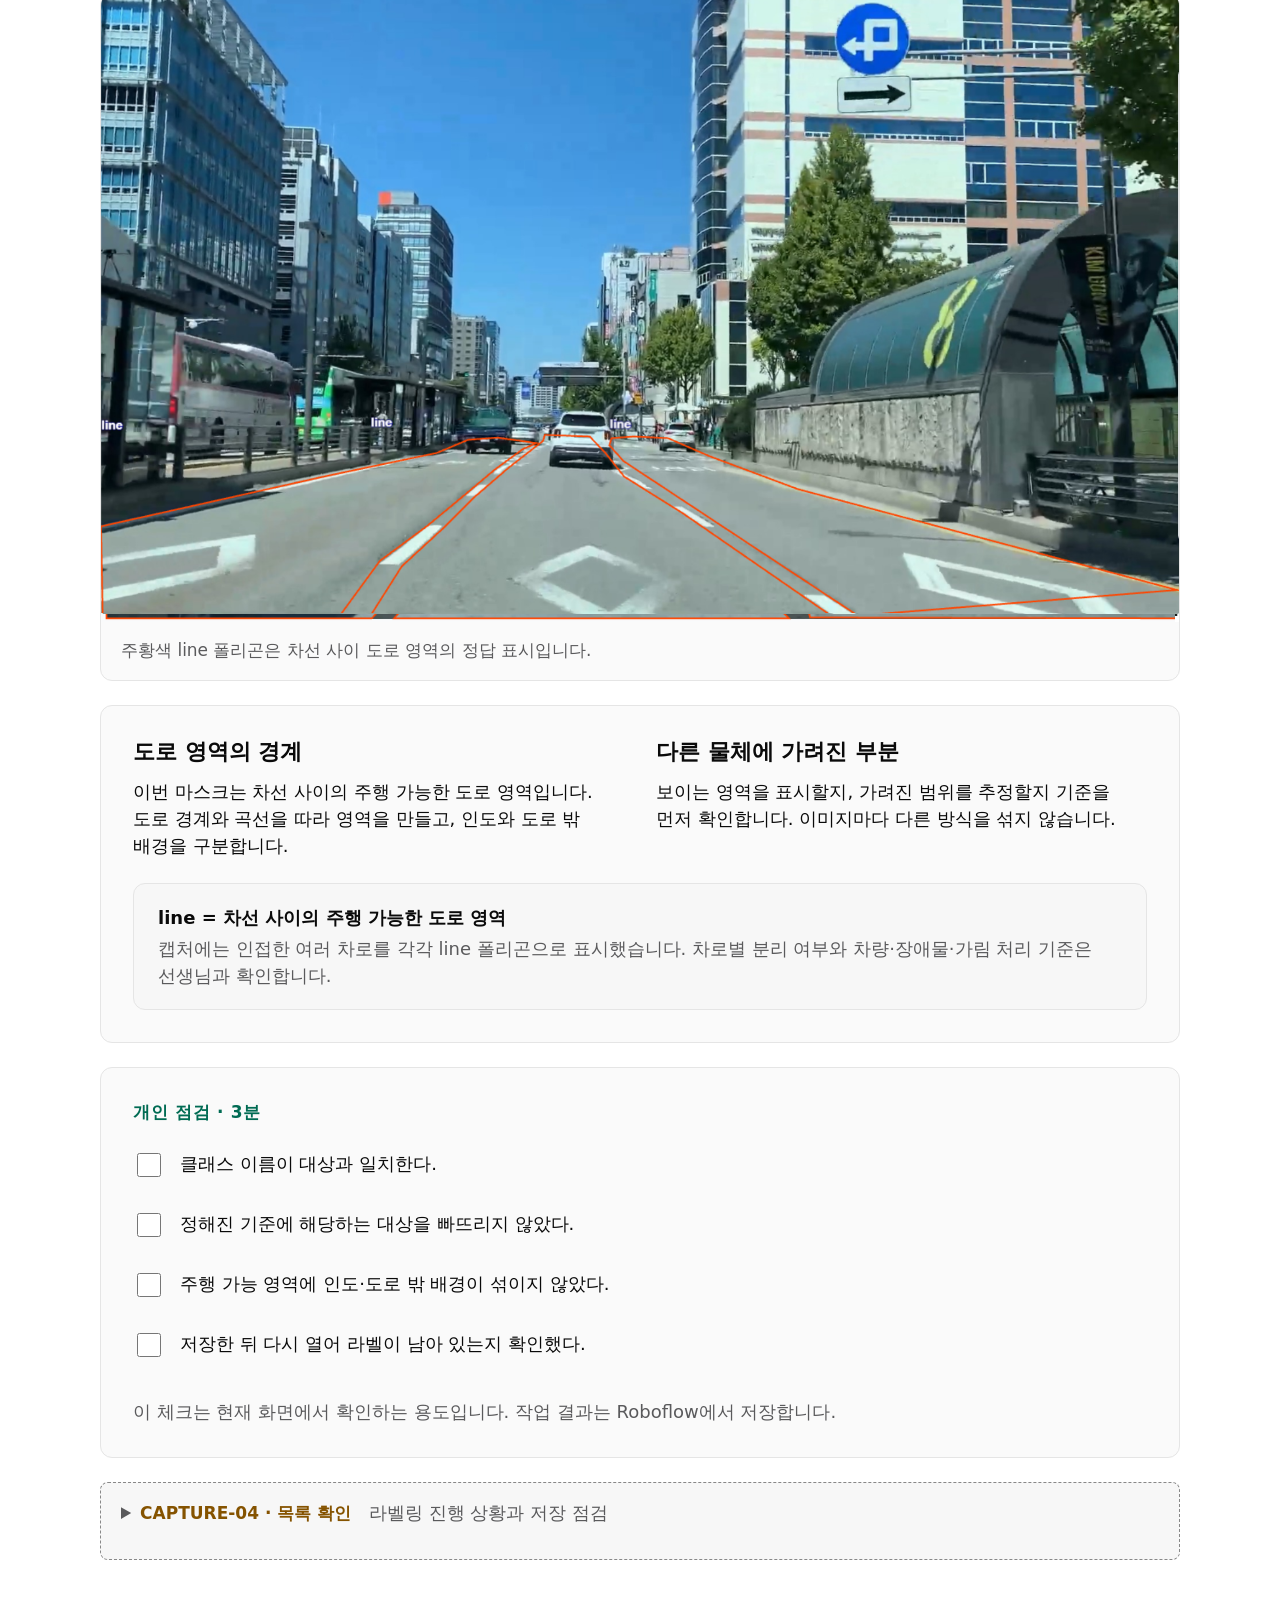
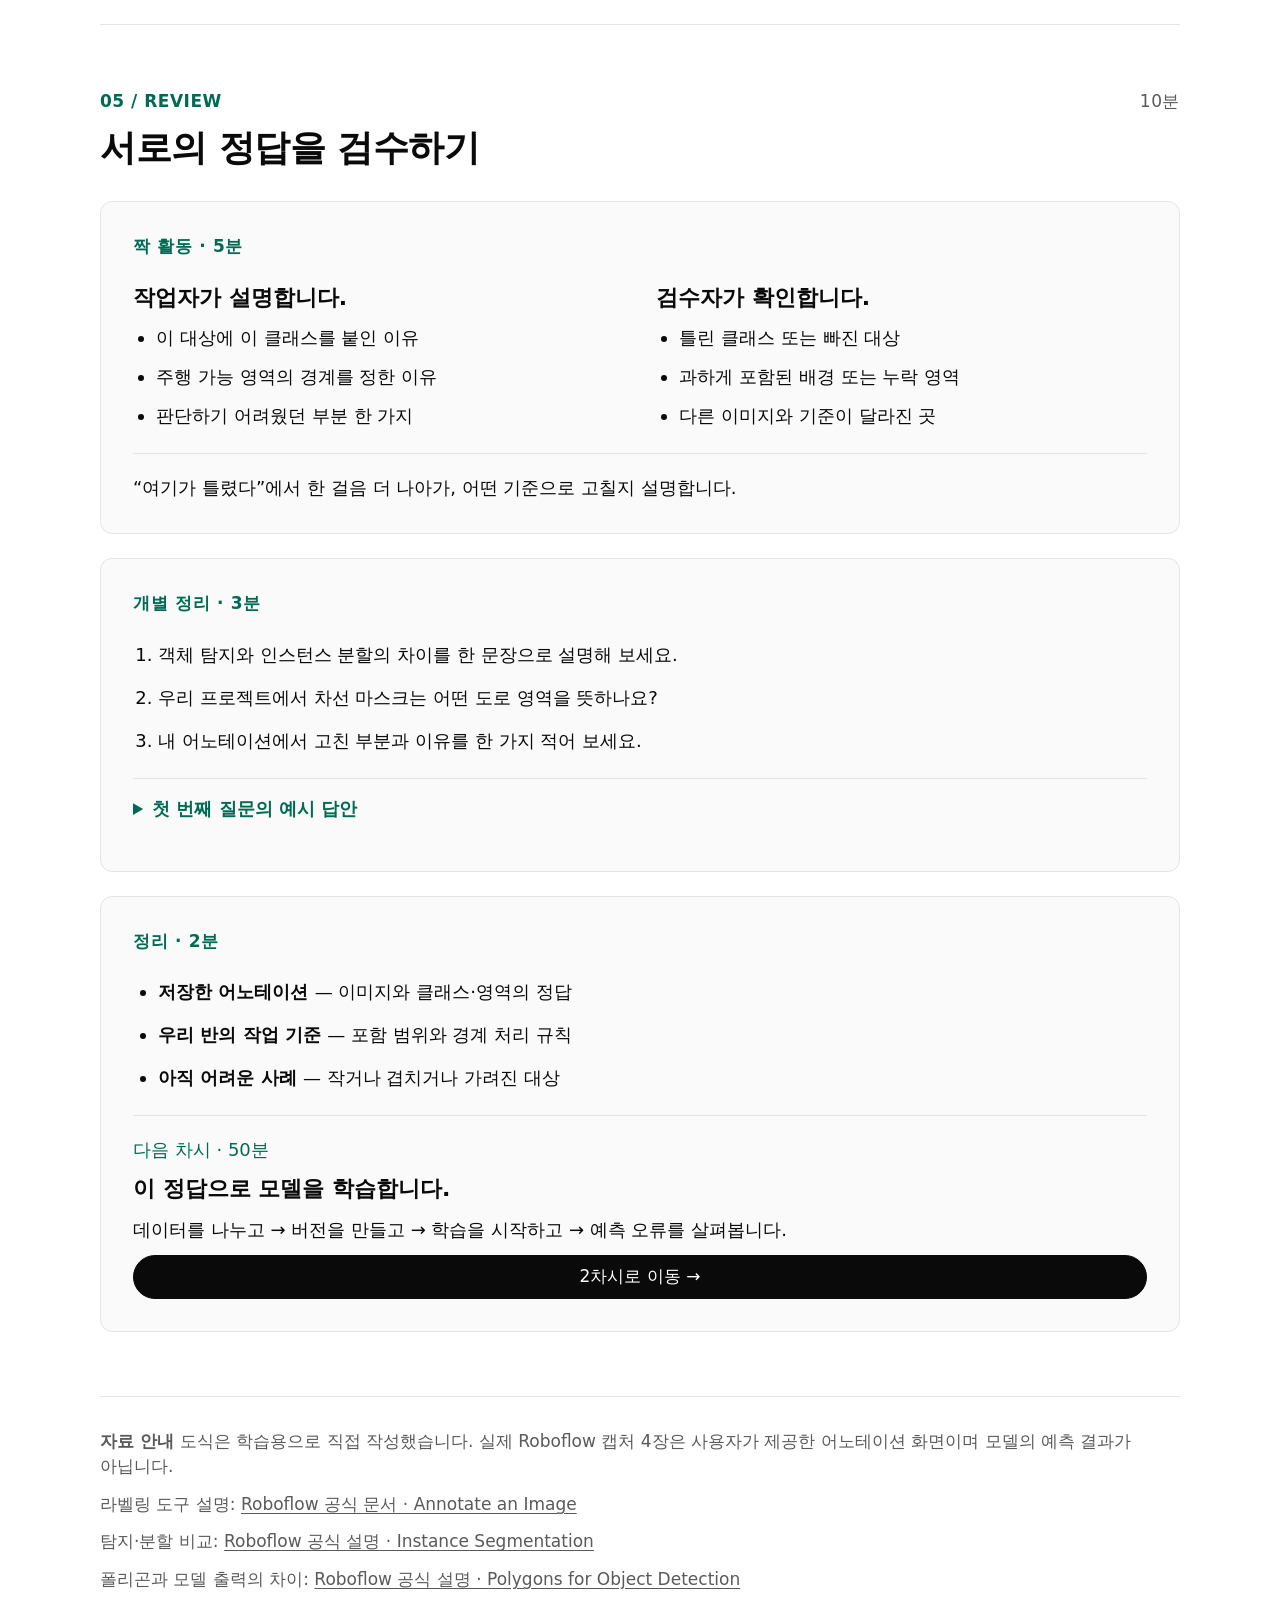
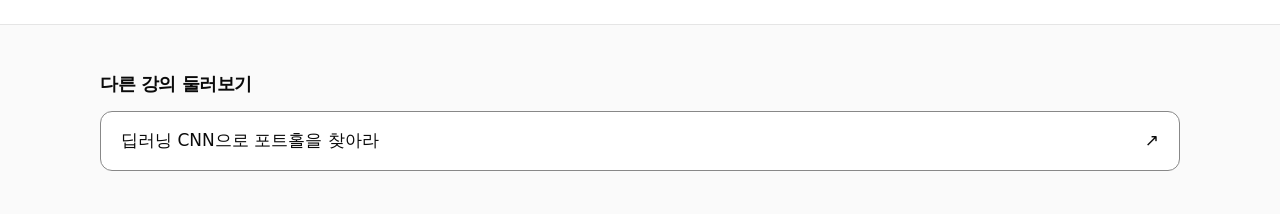
<file: road-perception/index.html>
<!doctype html>
<html lang="ko">
  <head>
    <meta charset="utf-8">
    <meta name="viewport" content="width=device-width, initial-scale=1">
    <meta name="description" content="1차시 50분: 단일 분할 모델로 주행 환경을 인식하기 위한 개념과 어노테이션 실습.">
    <meta name="color-scheme" content="light dark">
    <title>
      자율주행 자동차 모델 만들기 · 1차시
    </title>
    <link rel="icon" href="data:,">
    <link rel="stylesheet" href="../assets/css/tokens.css">
    <link rel="stylesheet" href="../assets/css/base.css">
    <link rel="stylesheet" href="../assets/css/lecture.css">
    <!-- 일반 스크립트를 사용하므로 file://에서도 데이터를 읽을 수 있습니다. -->
    <script src="../data/site.js" defer>
    </script>
    <script src="../assets/js/shared.js" defer>
    </script>
  </head>
  <body data-level="road-perception">
    <a class="skip-link" href="#main">
      본문으로 건너뛰기
    </a>
    <div class="scroll-progress" aria-hidden="true">
      <div class="scroll-progress__fill" data-progress>
      </div>
    </div>
    <header class="site-header" data-header>
      <div class="container header-inner">
        <a class="brand" href="#top" aria-label="강의 처음으로">
          <span class="brand-mark" aria-hidden="true">
            <svg width="22" height="22" viewBox="0 0 24 24" fill="none" stroke="currentColor" stroke-width="1.7" stroke-linecap="round" stroke-linejoin="round">
              <path d="M12 5v15M3 4h5a4 4 0 0 1 4 2 4 4 0 0 1 4-2h5v14h-5a4 4 0 0 0-4 2 4 4 0 0 0-4-2H3Z"/>
            </svg>
          </span>
          <span class="brand-title" data-lecture-title>
          </span>
        </a>
        <!-- shared.js가 본문의 .lecture-section을 수집해 링크를 생성합니다. -->
        <nav class="section-nav" aria-label="강의 섹션" data-section-nav>
        </nav>
        <div class="header-actions">
          <button class="button" type="button" data-presentation-toggle>
            발표 모드
            <kbd>
              P
            </kbd>
          </button>
          <button class="button button-icon" type="button" data-theme-toggle aria-label="테마 전환">
            <svg data-theme-icon width="20" height="20" viewBox="0 0 24 24" fill="none" stroke="currentColor" stroke-width="1.7" stroke-linecap="round" stroke-linejoin="round" aria-hidden="true">
              <path d="M20.9 13a9 9 0 0 1-9.9-9.9A9 9 0 1 0 20.9 13Z"/>
            </svg>
          </button>
        </div>
      </div>
    </header>
    <main id="main" tabindex="-1">
      <!-- 강의 메타는 전부 data/site.js에서 주입합니다. 이 영역은 그대로 재사용합니다. -->
      <div class="container">
        <section class="hero" id="top" aria-labelledby="lecture-title">
          <p class="kicker" data-lecture-kicker>
          </p>
          <h1 id="lecture-title" data-lecture-title>
          </h1>
          <p class="hero-subtitle" data-lecture-subtitle>
          </p>
          <div class="hero-meta" data-lecture-badges aria-label="강의 정보">
          </div>
        </section>
<nav class="course-path" aria-label="전체 4차시 구성">
  <a class="course-step is-current" href="../road-perception/index.html" aria-current="page"><span>01 · 현재 차시</span><strong>AI에게 도로를 가르치기</strong><span>50분</span></a>
  <a class="course-step" href="../model-training/index.html"><span>02 · 강의 보기</span><strong>모델을 학습하고 평가하기</strong><span>50분</span></a>
  <a class="course-step" href="../api-app/index.html"><span>03 · 강의 보기</span><strong>API로 영상 테스트 앱 만들기</strong><span>50분</span></a>
  <a class="course-step" href="../video-app/index.html"><span>04 · 강의 보기</span><strong>주행 인식 앱을 검증하고 공유하기</strong><span>50분</span></a>
</nav>
        <div class="lesson-intro">
          <p>
            <strong>
              오늘의 결과물
            </strong>
            직접 라벨링한 이미지와 우리 반의 어노테이션 기준
          </p>
          <a class="button button-primary" href="#road-mission">
            1차시 시작하기 →
          </a>
        </div>
        <details class="teacher-prep" id="teacher-prep">
          <summary>
            교사용 준비 안내
            <span class="prep-count">
              캡처 6장 확인 · 4장 반영
            </span>
          </summary>
          <div class="prep-body">
            <p>
              본문은 1차시 50분 수업용 초안입니다. 제공된 캡처 6장을 확인하고 프로젝트·자동차·도로 영역 예시 4장을 반영했습니다.
            </p>
            <ul>
              <li>
                <a href="#capture-01">
                  CAPTURE-01
                </a>
                프로젝트 화면 확인 · 실제 라벨 9개 반영
              </li>
              <li>
                <a href="#capture-02">
                  CAPTURE-02
                </a>
                자동차 박스 예시 반영
              </li>
              <li>
                <a href="#capture-03">
                  CAPTURE-03
                </a>
                도로 영역 표시 전·후 반영
              </li>
              <li>
                <a href="#capture-04">
                  CAPTURE-04
                </a>
                작업 목록 확인 · 개별 이미지 저장 재확인 필요
              </li>
            </ul>
            <p>
              <strong>
                확인:
              </strong>
              현재 프로젝트는 <strong>Object Detection</strong>으로 표시됩니다. 폴리곤을 그려도 탐지 모델은 박스를 예측합니다. 도로 마스크를 출력하는 단일 모델을 위해, 기존 어노테이션을 보존하면서 Instance Segmentation 학습에 사용할 수 있는지 먼저 확인해야 합니다.
            </p>
            <p>
              추가 확인: 일반 객체의 분할 학습용 정답 형식 / 도로 영역의 차로 범위·차량·장애물·가림 처리 기준. 실제 학습 결과와 완성 앱 화면은 아직 없습니다.
            </p>
            <a class="button" href="../docs/lesson-01-capture-guide.md" download>
              캡처·확인 체크리스트 받기
            </a>
          </div>
        </details>
        <section class="lecture-section" id="road-mission" aria-labelledby="road-mission-title" data-reveal>
          <div class="section-heading">
            <p class="kicker">
              01 / MISSION
              <span class="section-time">
                10분
              </span>
            </p>
            <h2 id="road-mission-title">
              도로를 읽는 AI
            </h2>
          </div>
          <div class="lesson-stack">
            <div class="lesson-panel" data-slide data-slide-title="오늘 완성할 출발점">
              <p class="eyebrow">
                1차시 · AI에게 도로를 가르치기
              </p>
              <p class="big-question">
                자동차가 주변을 이해하려면
                <br>
                무엇을, 어디까지 알아야 할까요?
              </p>
              <ul class="learning-list">
                <li>
                  객체의
                  <strong>
                    종류·위치·모양
                  </strong>
                  을 구분해 설명합니다.
                </li>
                <li>
                  9개 클래스의 기준에 맞춰 이미지에 정답을 표시합니다.
                </li>
                <li>
                  친구의 어노테이션에서 수정할 부분을 찾습니다.
                </li>
              </ul>
            </div>
            <div class="lesson-panel visual-panel" data-slide data-slide-title="이번 프로젝트의 9개 클래스">
              <figure class="concept-figure">
                <svg class="road-visual" viewBox="0 0 960 340" role="img" aria-label="자동차·오토바이·사람·신호등·표지판의 박스와 차선 사이 주행 가능한 도로 영역을 그린 개념도">
                  <path class="diagram-road" d="M325 30H635L880 330H80Z"/>
                  <path class="drivable-mask" d="M416 38H552L664 320H271Z"/>
                  <path class="road-marking" d="M404 38H416L271 320H245Z"/>
                  <path class="road-marking" d="M552 38H563L690 320H664Z"/>
                  <path class="diagram-ground" d="M479 46V78M479 105V150M479 190V254M479 287V330"/>
                  <g transform="translate(343 142) scale(.62)">
                    <path class="diagram-car" d="M0 53 17 9H120L139 53V127H0Z"/>
                    <path class="diagram-window" d="M26 22H109L120 58H16Z"/>
                    <rect class="diagram-box" x="-9" y="0" width="157" height="139"/>
                  </g>
                  <g transform="translate(571 225)">
                    <circle class="diagram-wheel" cx="0" cy="26" r="13"/>
                    <circle class="diagram-wheel" cx="48" cy="26" r="13"/>
                    <path class="diagram-ground" d="M0 26 20 0 48 26H0M19 0H36"/>
                    <rect class="diagram-box" x="-22" y="-13" width="88" height="62"/>
                  </g>
                  <g transform="translate(760 114)">
                    <circle class="diagram-solid" cx="0" cy="0" r="11"/>
                    <path class="diagram-person" d="M0 17V55M-22 38 0 17 20 38M0 55-18 83M0 55 18 83"/>
                    <rect class="diagram-box" x="-33" y="-20" width="66" height="115"/>
                  </g>
                  <path class="diagram-ground" d="M204 163V36H316"/>
                  <rect class="diagram-solid" x="294" y="26" width="34" height="85" rx="7"/>
                  <circle class="diagram-signal" cx="311" cy="44" r="8"/>
                  <circle class="diagram-window" cx="311" cy="69" r="8"/>
                  <circle class="diagram-window" cx="311" cy="94" r="8"/>
                  <rect class="diagram-box" x="286" y="18" width="50" height="101"/>
                  <g>
                    <title>표지판 · sign</title>
                    <path class="diagram-ground" d="M696 135V38"/>
                    <path class="diagram-sign" d="M696 11 728 65H664Z"/>
                    <rect class="diagram-box" x="655" y="3" width="82" height="73"/>
                  </g>
                </svg>
                <figcaption>
                  수업용 개념도 · 실제 영상 또는 모델의 추론 결과가 아닙니다.
                </figcaption>
              </figure>
              <ul class="class-legend" aria-label="9개 클래스">
                <li><code>car</code> · 자동차</li>
                <li><code>motor</code> · 오토바이</li>
                <li><code>people</code> · 사람</li>
                <li><code>lampg</code> · 초록 신호등</li>
                <li><code>lampr</code> · 빨간 신호등</li>
                <li><code>lampy</code> · 노란 신호등</li>
                <li><code>lamp</code> · 색 구분이 어려운 신호등</li>
                <li><code>sign</code> · 표지판</li>
                <li class="is-lane"><code>line</code> · 주행 가능 도로 영역</li>
              </ul>
              <p class="note-meta">신호등임을 알 수 있지만 색을 판단하기 어려우면 lamp로 표시합니다.</p>
              <p class="prompt">
                옆 사람과 이야기해 보세요. 위치만 알아도 되는 대상과, 모양까지 알아야 하는 대상은 무엇인가요?
              </p>
            </div>
            <div class="lesson-panel" data-slide data-slide-title="하나의 모델, 서로 다른 표시">
              <ol class="process-flow">
                <li>
                  <span>
                    입력
                  </span>
                  <strong>
                    주행영상의 한 프레임
                  </strong>
                </li>
                <li>
                  <span>
                    인식
                  </span>
                  <strong>
                    9개 클래스를 배운
                    <br>
                    하나의 분할 모델
                  </strong>
                </li>
                <li>
                  <span>
                    표시
                  </span>
                  <strong>
                    객체 박스 + 도로 영역 마스크
                  </strong>
                </li>
              </ol>
              <p>
                하나의 예측 결과에서 객체를 둘러싼 박스를 표시하고, 차선 사이의 주행 가능한 도로 영역을 색칠합니다.
              </p>
              <p class="muted">
                4차시까지 Roboflow 학습 → API 앱 연결 → 새 영상 검증·공유 체험으로 이어집니다.
              </p>
            </div>
            <div class="lesson-panel source-video-panel" data-slide data-slide-title="이번 수업의 영상">
              <div class="source-summary">
                <div>
                  <p class="eyebrow">SOURCE VIDEO</p>
                  <h3>source.mp4</h3>
                  <p class="note-meta">학습용 파일 · 약 5분 1초 · 1920 × 1080 · 30fps</p>
                </div>
                <p>영상을 재생하며 자동차·신호등·표지판과 주행 가능한 도로 영역을 찾아보세요.</p>
              </div>
              <div class="source-video">
                <iframe
                  class="source-video-player"
                  src="https://www.youtube.com/embed/ihokShSN51Y?playsinline=1&amp;rel=0"
                  title="자율주행 객체 인식 수업용 주행영상 — YouTube"
                  width="960"
                  height="540"
                  loading="lazy"
                  referrerpolicy="strict-origin-when-cross-origin"
                  allow="accelerometer; autoplay; clipboard-write; encrypted-media; gyroscope; picture-in-picture; web-share; fullscreen"
                  allowfullscreen>
                </iframe>
              </div>
              <div class="source-video-actions">
                <a class="button" href="https://www.youtube.com/watch?v=ihokShSN51Y" target="_blank" rel="noopener noreferrer">YouTube에서 열기 ↗</a>
                <span class="note-meta">인터넷에 연결한 뒤 재생 버튼을 눌러 주세요.</span>
              </div>
            </div>
            <div class="lesson-panel" data-slide data-slide-title="영상에서 학습 장면 고르기">
              <p>영상은 여러 장의 이미지가 이어진 것입니다. 그중 학습에 사용할 장면을 골라 정답을 표시합니다.</p>
              <p class="prompt">
                10초 영상도 30fps라면 300프레임입니다. 비슷한 장면을 모두 라벨링해야 할까요?
              </p>
              <details class="answer">
                <summary>생각 나누기</summary>
                <p>
                  비슷한 프레임을 반복해서 늘리기보다, 대상의 크기·가림·도로 상황이 다양한 장면을 고릅니다. 데이터 분리 방법은 2차시에서 다룹니다.
                </p>
              </details>
            </div>
          </div>
        </section>
        <section class="lecture-section" id="vision-concepts" aria-labelledby="vision-concepts-title" data-reveal>
          <div class="section-heading">
            <p class="kicker">
              02 / CONCEPT
              <span class="section-time">
                10분
              </span>
            </p>
            <h2 id="vision-concepts-title">
              종류, 위치, 모양을 구분하기
            </h2>
          </div>
          <div class="lesson-stack">
            <div class="lesson-panel visual-panel" data-slide data-slide-title="분류·탐지·분할">
              <div class="concept-grid">
                <article>
                  <p class="eyebrow">
                    CLASSIFICATION
                  </p>
                  <h3>
                    분류
                  </h3>
                  <svg class="concept-visual" viewBox="0 0 320 180" role="img" aria-label="자동차가 있다는 분류 결과">
                    <path class="diagram-ground" d="M0 144H320"/>
                    <path class="diagram-car" d="M58 115 69 89 102 82 121 53H207L232 88 261 98 269 127H58Z"/>
                    <path class="diagram-window" d="M130 62H197L216 84H115Z"/>
                    <circle class="diagram-wheel" cx="105" cy="127" r="18"/>
                    <circle class="diagram-wheel" cx="229" cy="127" r="18"/>
                  </svg>
                  <p>
                    “자동차가 있다.”
                  </p>
                  <p class="muted">
                    이미지의 종류를 판단합니다.
                  </p>
                </article>
                <article>
                  <p class="eyebrow">
                    OBJECT DETECTION
                  </p>
                  <h3>
                    객체 탐지
                  </h3>
                  <svg class="concept-visual" viewBox="0 0 320 180" role="img" aria-label="자동차를 둘러싼 사각형 탐지 결과">
                    <path class="diagram-ground" d="M0 144H320"/>
                    <path class="diagram-car" d="M58 115 69 89 102 82 121 53H207L232 88 261 98 269 127H58Z"/>
                    <path class="diagram-window" d="M130 62H197L216 84H115Z"/>
                    <circle class="diagram-wheel" cx="105" cy="127" r="18"/>
                    <circle class="diagram-wheel" cx="229" cy="127" r="18"/>
                    <rect class="diagram-box" x="50" y="45" width="227" height="108" rx="3"/>
                  </svg>
                  <p>
                    “자동차가 여기에 있다.”
                  </p>
                  <p class="muted">
                    종류와 사각형 위치를 찾습니다.
                  </p>
                </article>
                <article>
                  <p class="eyebrow">
                    INSTANCE SEGMENTATION
                  </p>
                  <h3>
                    인스턴스 세그멘테이션
                  </h3>
                  <svg class="concept-visual" viewBox="0 0 320 180" role="img" aria-label="자동차 윤곽을 따라 표시한 분할 영역">
                    <path class="diagram-ground" d="M0 144H320"/>
                    <path class="diagram-car" d="M58 115 69 89 102 82 121 53H207L232 88 261 98 269 127H58Z"/>
                    <path class="diagram-window" d="M130 62H197L216 84H115Z"/>
                    <circle class="diagram-wheel" cx="105" cy="127" r="18"/>
                    <circle class="diagram-wheel" cx="229" cy="127" r="18"/>
                    <path class="diagram-mask" d="M58 115 69 89 102 82 121 53H207L232 88 261 98 269 127H247A18 18 0 0 1 211 127H123A18 18 0 0 1 87 127H58Z"/>
                  </svg>
                  <p>
                    “이 영역이 자동차다.”
                  </p>
                  <p class="muted">
                    객체 하나하나의 종류와 영역을 찾습니다. 인스턴스 분할이라고도 합니다.
                  </p>
                </article>
              </div>
              <p class="figure-label">
                같은 자동차를 세 가지 방식으로 표현한 개념도
              </p>
            </div>
            <div class="lesson-panel" id="box-vs-mask" data-slide data-slide-title="바운딩 박스와 인스턴스 세그멘테이션">
              <h3>같은 도로, 박스와 마스크의 차이</h3>
              <div class="two-column comparison-grid">
                <div>
                  <h4>객체 탐지 · 바운딩 박스</h4>
                  <svg class="comparison-visual" viewBox="0 0 420 238" role="img" aria-label="같은 자동차 두 대와 도로를 각각 사각형 박스로 표시한 개념도">
                    <path class="diagram-road" d="M195 36C175 78 178 126 72 214H350C280 140 279 80 239 36Z"/>
                    <rect class="diagram-box" x="72" y="36" width="278" height="178" rx="2"/>
                    <path class="comparison-marking" d="M208 40C201 73 202 115 196 135M189 187L179 211"/>
                    <path class="diagram-car" d="M150 155L156 140H188L198 155V182H150Z"/>
                    <path class="diagram-car" d="M205 91L208 81H228L232 91V112H205Z"/>
                    <path class="diagram-window" d="M160 146H184L190 155H155ZM211 86H225L228 92H208Z"/>
                    <g data-accent="amber"><rect class="comparison-box" x="146" y="136" width="56" height="50" rx="2"/><text class="comparison-label" x="78" y="165">car 1</text></g>
                    <g data-accent="violet"><rect class="comparison-box" x="201" y="77" width="35" height="39" rx="2"/><text class="comparison-label" x="244" y="98">car 2</text></g>
                    <text class="comparison-label" x="278" y="202">line</text>
                  </svg>
                  <p>대상마다 사각형을 그립니다. 위치를 알 수 있지만 박스 안에는 배경도 포함됩니다.</p>
                </div>
                <div>
                  <h4>인스턴스 세그멘테이션 · 마스크</h4>
                  <svg class="comparison-visual" viewBox="0 0 420 238" role="img" aria-label="자동차 두 대는 각각의 윤곽 마스크, line은 휘어진 주행 가능 도로 영역으로 표시한 개념도">
                    <path class="diagram-road" d="M195 36C175 78 178 126 72 214H350C280 140 279 80 239 36Z"/>
                    <path class="diagram-mask" d="M195 36C175 78 178 126 72 214H350C280 140 279 80 239 36Z" />
                    <path class="comparison-marking" d="M208 40C201 73 202 115 196 135M189 187L179 211"/>
                    <path class="diagram-car" d="M150 155L156 140H188L198 155V182H150Z"/>
                    <path class="diagram-car" d="M205 91L208 81H228L232 91V112H205Z"/>
                    <path class="diagram-window" d="M160 146H184L190 155H155ZM211 86H225L228 92H208Z"/>
                    <g data-accent="amber"><path class="comparison-mask" d="M150 155L156 140H188L198 155V182H150Z"/><text class="comparison-label" x="78" y="165">car 1</text></g>
                    <g data-accent="violet"><path class="comparison-mask" d="M205 91L208 81H228L232 91V112H205Z"/><text class="comparison-label" x="244" y="98">car 2</text></g>
                    <text class="comparison-label" x="278" y="202">line</text>
                  </svg>
                  <p>대상마다 모양을 따라 영역을 표시합니다. 같은 <code>car</code>라도 자동차 두 대를 따로 구분합니다.</p>
                </div>
              </div>
              <p class="figure-label">설명용 개념도 · 실제 예측이 아닙니다. car 1·2는 서로 다른 객체이며 영상 추적 번호가 아닙니다.</p>
              <details class="answer">
                <summary>정답 표시·출력·활용 차이 한눈에 보기</summary>
                <div class="table-scroll" tabindex="0" role="region" aria-label="바운딩 박스와 인스턴스 세그멘테이션 비교표">
                  <table class="training-table">
                    <thead><tr><th scope="col">비교</th><th scope="col">바운딩 박스 기반 객체 탐지</th><th scope="col">인스턴스 세그멘테이션</th></tr></thead>
                    <tbody>
                      <tr><th scope="row">주요 출력</th><td>객체별 클래스·신뢰도·박스</td><td>객체별 클래스·신뢰도·마스크<br>박스도 함께 제공하거나 마스크에서 계산 가능</td></tr>
                      <tr><th scope="row">학습 정답</th><td>대상을 감싼 사각형<br>폴리곤 라벨을 박스로 변환해 사용할 수도 있음</td><td>객체별 윤곽을 따른 영역<br>폴리곤·마스크의 경계 검수 필요</td></tr>
                      <tr><th scope="row">알 수 있는 것</th><td>대상의 위치와 개수</td><td>위치·개수와 대상의 모양·영역</td></tr>
                      <tr><th scope="row">우리의 line</th><td>도로를 감싼 사각형<br>도로 경계 자체는 알 수 없음</td><td>차선 사이의 주행 가능한 도로 영역<br>차선 페인트만 선택하는 것이 아님</td></tr>
                    </tbody>
                  </table>
                </div>
                <p>마스크도 모델의 예측이므로 경계가 틀리거나 일부가 빠질 수 있습니다. 분할 정답은 박스 정답보다 보통 경계 검수에 손이 더 갑니다.</p>
              </details>
            </div>
            <div class="lesson-panel" data-slide data-slide-title="모델 하나, 객체 박스와 도로 마스크">
              <h3>분할 모델 하나로 학습하고, 앱에서 표시를 선택합니다.</h3>
              <ol class="process-flow">
                <li><span>01 · 정답 표시</span><strong>어노테이션</strong><p>사람이 9개 클래스의 위치·영역을 표시합니다. 분할 학습에 맞는 정답인지 검수합니다.</p></li>
                <li><span>02 · 학습·예측</span><strong>분할 모델 1개</strong><p>Instance Segmentation으로 학습합니다. 새 영상 프레임에서 객체별 영역을 예측합니다.</p></li>
                <li><span>03 · Python 웹앱 표시</span><strong>객체 박스 + 도로 마스크</strong><p>자동차·사람·신호등 등은 박스, <code>line</code>은 주행 가능 도로 마스크로 그립니다.</p></li>
              </ol>
              <aside class="callout">
                <div>
                  <strong>폴리곤으로 라벨링했다고 분할 모델이 되는 것은 아닙니다.</strong>
                  <p>Object Detection으로 학습하면 출력은 박스입니다. 도로 “누끼”에는 Instance Segmentation 학습과 실제 마스크 출력이 필요합니다. 박스를 색칠해도 도로 윤곽 마스크가 되지는 않습니다.</p>
                </div>
              </aside>
              <details class="answer">
                <summary>학습 정답과 화면 표시에서 확인할 점</summary>
                <p>앱에서 박스만 보여 줄 일반 객체도 분할 모델의 학습에 맞는 정답이 필요합니다. 프로젝트를 복제해도 기존 사각형이 자동으로 객체 윤곽이 되지는 않으므로 저장된 정답을 확인합니다.</p>
                <p>학습용 정답은 사람이 표시한 기준이고, 예측은 모델이 추정한 결과입니다. <code>line</code> 마스크에 차량·장애물·가려진 도로를 포함할지는 정답 기준을 먼저 정하고 일관되게 적용합니다.</p>
              </details>
            </div>
            <div class="lesson-panel" data-slide data-slide-title="개념 확인">
              <p class="big-question">
                주행 가능한 도로의 모양을 보여주려면
                <br>
                어떤 결과가 필요할까요?
              </p>
              <ol class="choice-list">
                <li>
                  영상 전체의 이름 한 개
                </li>
                <li>
                  도로 주변의 사각형
                </li>
                <li>
                  주행 가능한 도로 모양을 따라 선택한 영역
                </li>
              </ol>
              <details class="answer">
                <summary>
                  정답과 이유 보기
                </summary>
                <p>
                  <strong>
                    3번, 분할 영역입니다.
                  </strong>
                  주행 가능 영역의 경계를 구분하려면 대상에 해당하는 픽셀 영역이 필요합니다. <code>line</code>은 차선 사이의 주행 가능한 도로 영역입니다. Object Detection 모델의 박스를 채우는 것만으로는 이 경계를 얻을 수 없습니다.
                </p>
              </details>
            </div>
          </div>
          <details class="capture-note" id="comparison-capture">
            <summary>교사용 확인 · 실제 박스와 마스크 결과 비교</summary>
            <p>위 도식은 별도 캡처 없이 사용할 수 있습니다. 새 분할 모델의 학습이 끝나면 <strong>학습에 사용하지 않은 같은 프레임</strong>으로 기존 탐지 모델의 박스 결과와 새 분할 모델의 <code>line</code> 마스크 결과를 각각 캡처합니다.</p>
            <p>두 결과의 모델 종류·버전·신뢰도 임계값을 함께 기록합니다. 이 비교는 출력 모양을 설명하는 예시이며 모델 성능의 공정한 비교 실험은 아닙니다. <a href="../docs/lesson-01-capture-guide.md#box-mask-comparison">캡처 파일명과 확인 항목 보기</a></p>
          </details>
        </section>
        <section class="lecture-section" id="annotation-ready" aria-labelledby="annotation-ready-title" data-reveal>
          <div class="section-heading">
            <p class="kicker">
              03 / PREPARE
              <span class="section-time">
                5분
              </span>
            </p>
            <h2 id="annotation-ready-title">
              같은 기준으로 시작하기
            </h2>
          </div>
          <div class="lesson-stack">
            <div class="lesson-panel" data-slide data-slide-title="프로젝트와 배정 이미지를 확인">
              <ol class="numbered-steps">
                <li>
                  <strong>
                    선생님이 안내한 프로젝트를 엽니다.
                  </strong>
                  <p>
                    프로젝트 이름과 유형을 함께 확인합니다. 현재 캡처는 Object Detection입니다. 목표인 도로 마스크 출력을 위해 분할 모델 학습 구성을 먼저 확인합니다.
                  </p>
                </li>
                <li>
                  <strong>
                    9개 클래스의 이름을 확인합니다.
                  </strong>
                  <p>
                    기존 이름을 그대로 사용합니다. 철자나 대소문자를 바꿔 새 클래스를 만들지 않습니다.
                  </p>
                </li>
                <li>
                  <strong>
                    배정받은 이미지를 엽니다.
                  </strong>
                  <p>
                    다른 사람의 작업과 겹치지 않도록 작업할 이미지를 확인합니다.
                  </p>
                </li>
              </ol>
            </div>
            <details class="capture-note" id="capture-01">
              <summary><span class="capture-id">CAPTURE-01 · 확인됨</span> 현재 프로젝트: aicar · Object Detection</summary>
            <figure class="media-figure capture-figure">
              <a href="../assets/img/lesson-01/01-project.png" target="_blank" rel="noopener noreferrer" aria-label="현재 프로젝트 정보 원본 크게 보기 (새 탭)">
                <img src="../assets/img/lesson-01/01-project.png" width="832" height="189" loading="lazy" decoding="async" alt="aicar 프로젝트 정보에 Object Detection, 201 Assets, 0 Models가 표시된 화면">
              </a>
              <figcaption>촬영 당시 프로젝트: aicar · Object Detection · 201 Assets · 0 Models.</figcaption>
            </figure>
              <p>도로 영역에 폴리곤을 그린 것과 모델이 마스크를 출력하는 것은 구분해야 합니다. 기존 어노테이션을 보존하고 분할 학습에 사용할 수 있는지 확인한 뒤 학습합니다.</p>
              <p class="note-meta">클래스 이름은 사용자가 제공한 9개 라벨을 반영했습니다. 이 캡처에는 전체 클래스 목록이 보이지 않습니다.</p>
            </details>
            <div class="lesson-panel" data-slide data-slide-title="라벨의 경계부터 합의하기">
              <ul class="rule-list">
                <li>
                  <strong>
                    자동차의 범위
                  </strong>
                  <span>
                    승용차·버스·트럭을 같은 클래스로 묶는지 확인합니다.
                  </span>
                </li>
                <li>
                  <strong>
                    사람과 오토바이
                  </strong>
                  <span>
                    탑승자를 사람으로도 표시하는지 확인합니다.
                  </span>
                </li>
                <li>
                  <strong>
                    신호등의 상태
                  </strong>
                  <span>
                    초록은 lampg, 빨강은 lampr, 노랑은 lampy, 색 구분이 어려우면 lamp를 사용합니다. 신호등 전체 또는 점등 부분 중 표시 범위는 확인합니다.
                  </span>
                </li>
                <li>
                  <strong>
                    표지판 · sign
                  </strong>
                  <span>
                    표시할 표지판의 종류와 표지판 판·지지대의 포함 범위를 확인합니다.
                  </span>
                </li>
                <li>
                  <strong>
                    차선
                  </strong>
                  <span>
                    차선 사이의 주행 가능 영역과 가려진 부분의 처리 기준을 확인합니다.
                  </span>
                </li>
              </ul>
              <p class="prompt">
                답이 서로 다르면 작업 전에 기준부터 맞춥니다.
              </p>
            </div>
          </div>
        </section>
        <section class="lecture-section" id="annotation-practice" aria-labelledby="annotation-practice-title" data-reveal>
          <div class="section-heading">
            <p class="kicker">
              04 / PRACTICE
              <span class="section-time">
                15분
              </span>
            </p>
            <h2 id="annotation-practice-title">
              정답 영역을 직접 표시하기
            </h2>
          </div>
          <div class="lesson-stack">
            <div class="lesson-panel" data-slide data-slide-title="실습 1 · 대상과 클래스를 연결">
              <p class="eyebrow">
                개인 실습 · 5분
              </p>
              <ol class="numbered-steps">
                <li>
                  <strong>
                    이미지 전체를 먼저 살펴봅니다.
                  </strong>
                  <p>
                    가까운 대상뿐 아니라 작거나 겹친 대상도 찾아봅니다.
                  </p>
                </li>
                <li>
                  <strong>
                    대상 하나의 정답을 표시합니다.
                  </strong>
                  <p>
                    선생님이 정한 라벨 형식과 경계 기준을 따릅니다.
                  </p>
                </li>
                <li>
                  <strong>
                    기존 클래스 이름을 선택합니다.
                  </strong>
                  <p>
                    선택한 대상과 이름이 맞는지 확인하고 다음 대상으로 이동합니다.
                  </p>
                </li>
              </ol>
            </div>
            <figure class="media-figure capture-figure" id="capture-02" data-slide data-slide-title="실제 예시 · 자동차의 위치">
              <a href="../assets/img/lesson-01/02-object-label.png" target="_blank" rel="noopener noreferrer" aria-label="실제 예시 · 자동차의 위치 원본 크게 보기 (새 탭)">
                <img src="../assets/img/lesson-01/02-object-label.png" width="1967" height="1135" loading="lazy" decoding="async" alt="주행영상 속 여러 자동차 주변에 보라색 사각형 박스가 표시된 어노테이션 화면">
              </a>
              <figcaption>자동차를 둘러싼 박스를 관찰해 보세요. 사람이 표시한 정답 예시입니다.</figcaption>
            </figure>
            <div class="lesson-panel" data-slide data-slide-title="실습 2 · 주행 가능 영역 표시">
              <p class="eyebrow">
                개인 실습 · 7분
              </p>
              <ol class="numbered-steps">
                <li>
                  <strong>
                    차선 사이의 주행 가능한 도로 영역을 확인합니다.
                  </strong>
                  <p>
                    차선의 도색 표식, 인도, 도로 밖 배경과 주행 가능 영역의 경계를 구분합니다.
                  </p>
                </li>
                <li>
                  <strong>
                    다각형 또는 마스크 도구로 영역을 만듭니다.
                  </strong>
                  <p>
                    다각형은 윤곽의 방향이 바뀌는 곳에 점을 찍고, 시작점으로 돌아와 닫습니다.
                  </p>
                </li>
                <li>
                  <strong>
                    line 클래스를 지정하고 경계를 검수합니다.
                  </strong>
                  <p>
                    자동 선택을 사용했다면 누락되거나 배경이 포함된 부분을 직접 고칩니다.
                  </p>
                </li>
              </ol>
            </div>
            <figure class="media-figure capture-figure" id="capture-03" data-slide data-slide-title="실제 예시 · 도로의 경계 찾기">
              <a href="../assets/img/lesson-01/03-lane-before.png" target="_blank" rel="noopener noreferrer" aria-label="실제 예시 · 도로의 경계 찾기 원본 크게 보기 (새 탭)">
                <img src="../assets/img/lesson-01/03-lane-before.png" width="1967" height="1146" loading="lazy" decoding="async" alt="여러 자동차와 차로가 보이는 도로 장면. 하단 일부에 주황색 경계선이 보임">
              </a>
              <figcaption>차선 사이에서 주행 가능한 도로 영역을 찾아보세요.</figcaption>
            </figure>
            <figure class="media-figure capture-figure" id="capture-03-after" data-slide data-slide-title="실제 예시 · line 폴리곤">
              <a href="../assets/img/lesson-01/03-lane-mask.png" target="_blank" rel="noopener noreferrer" aria-label="실제 예시 · line 폴리곤 원본 크게 보기 (새 탭)">
                <img src="../assets/img/lesson-01/03-lane-mask.png" width="1968" height="1146" loading="lazy" decoding="async" alt="인접한 여러 차로의 주행 가능 도로 영역에 line이라고 적힌 주황색 다각형 경계가 표시된 화면">
              </a>
              <figcaption>주황색 line 폴리곤은 차선 사이 도로 영역의 정답 표시입니다.</figcaption>
            </figure>
            <div class="lesson-panel" data-slide data-slide-title="영역의 경계와 가려진 도로">
              <div class="two-column">
                <div>
                  <h3>
                    도로 영역의 경계
                  </h3>
                  <p>
                    이번 마스크는 차선 사이의 주행 가능한 도로 영역입니다. 도로 경계와 곡선을 따라 영역을 만들고, 인도와 도로 밖 배경을 구분합니다.
                  </p>
                </div>
                <div>
                  <h3>
                    다른 물체에 가려진 부분
                  </h3>
                  <p>
                    보이는 영역을 표시할지, 가려진 범위를 추정할지 기준을 먼저 확인합니다. 이미지마다 다른 방식을 섞지 않습니다.
                  </p>
                </div>
              </div>
              <aside class="callout">
                <div>
                  <strong>
                    line = 차선 사이의 주행 가능한 도로 영역
                  </strong>
                  <p>
                    캡처에는 인접한 여러 차로를 각각 line 폴리곤으로 표시했습니다. 차로별 분리 여부와 차량·장애물·가림 처리 기준은 선생님과 확인합니다.
                  </p>
                </div>
              </aside>
            </div>
            <div class="lesson-panel" data-slide data-slide-title="실습 3 · 저장 전 3분 점검">
              <p class="eyebrow">
                개인 점검 · 3분
              </p>
              <ul class="tick-list">
                <li>
                  <label>
                    <input type="checkbox">
                    <span>
                      클래스 이름이 대상과 일치한다.
                    </span>
                  </label>
                </li>
                <li>
                  <label>
                    <input type="checkbox">
                    <span>
                      정해진 기준에 해당하는 대상을 빠뜨리지 않았다.
                    </span>
                  </label>
                </li>
                <li>
                  <label>
                    <input type="checkbox">
                    <span>
                      주행 가능 영역에 인도·도로 밖 배경이 섞이지 않았다.
                    </span>
                  </label>
                </li>
                <li>
                  <label>
                    <input type="checkbox">
                    <span>
                      저장한 뒤 다시 열어 라벨이 남아 있는지 확인했다.
                    </span>
                  </label>
                </li>
              </ul>
              <p class="muted">
                이 체크는 현재 화면에서 확인하는 용도입니다. 작업 결과는 Roboflow에서 저장합니다.
              </p>
            </div>
            <details class="capture-note" id="capture-04">
              <summary><span class="capture-id">CAPTURE-04 · 목록 확인</span> 라벨링 진행 상황과 저장 점검</summary>
              <p>04.png와 04(1).png에서 촬영 당시 전체 201장 중 Annotated 135장, Unannotated 66장을 확인했습니다. Dataset은 0이며, 학습용 데이터셋 반영이나 개별 이미지의 최종 검수가 완료되었다는 뜻은 아닙니다.</p>
              <p>두 목록 화면은 계정 정보가 포함되어 원본을 보관하고 강의에는 수치만 반영했습니다. 저장 점검 예시가 필요하면 완료한 이미지 한 장을 다시 열어 라벨이 유지되는지 확인합니다.</p>
              <p class="note-meta"><a href="../docs/lesson-01-capture-guide.md">확인 결과와 남은 항목 보기</a></p>
            </details>
          </div>
        </section>
        <section class="lecture-section" id="annotation-review" aria-labelledby="annotation-review-title" data-reveal>
          <div class="section-heading">
            <p class="kicker">
              05 / REVIEW
              <span class="section-time">
                10분
              </span>
            </p>
            <h2 id="annotation-review-title">
              서로의 정답을 검수하기
            </h2>
          </div>
          <div class="lesson-stack">
            <div class="lesson-panel" data-slide data-slide-title="짝 검수 · 이유까지 말하기">
              <p class="eyebrow">
                짝 활동 · 5분
              </p>
              <div class="two-column">
                <div>
                  <h3>
                    작업자가 설명합니다.
                  </h3>
                  <ul>
                    <li>
                      이 대상에 이 클래스를 붙인 이유
                    </li>
                    <li>
                      주행 가능 영역의 경계를 정한 이유
                    </li>
                    <li>
                      판단하기 어려웠던 부분 한 가지
                    </li>
                  </ul>
                </div>
                <div>
                  <h3>
                    검수자가 확인합니다.
                  </h3>
                  <ul>
                    <li>
                      틀린 클래스 또는 빠진 대상
                    </li>
                    <li>
                      과하게 포함된 배경 또는 누락 영역
                    </li>
                    <li>
                      다른 이미지와 기준이 달라진 곳
                    </li>
                  </ul>
                </div>
              </div>
              <p class="prompt">
                “여기가 틀렸다”에서 한 걸음 더 나아가, 어떤 기준으로 고칠지 설명합니다.
              </p>
            </div>
            <div class="lesson-panel" data-slide data-slide-title="종료 질문 · 오늘 배운 것">
              <p class="eyebrow">
                개별 정리 · 3분
              </p>
              <ol class="reflection-list">
                <li>
                  객체 탐지와 인스턴스 분할의 차이를 한 문장으로 설명해 보세요.
                </li>
                <li>
                  우리 프로젝트에서 차선 마스크는 어떤 도로 영역을 뜻하나요?
                </li>
                <li>
                  내 어노테이션에서 고친 부분과 이유를 한 가지 적어 보세요.
                </li>
              </ol>
              <details class="answer">
                <summary>
                  첫 번째 질문의 예시 답안
                </summary>
                <p>
                  객체 탐지는 종류와 사각형 위치를 찾고, 인스턴스 분할은 객체별 종류와 영역을 찾습니다.
                </p>
              </details>
            </div>
            <div class="lesson-panel" data-slide data-slide-title="2차시로 가져갈 것">
              <p class="eyebrow">
                정리 · 2분
              </p>
              <ul class="learning-list">
                <li>
                  <strong>
                    저장한 어노테이션
                  </strong>
                  — 이미지와 클래스·영역의 정답
                </li>
                <li>
                  <strong>
                    우리 반의 작업 기준
                  </strong>
                  — 포함 범위와 경계 처리 규칙
                </li>
                <li>
                  <strong>
                    아직 어려운 사례
                  </strong>
                  — 작거나 겹치거나 가려진 대상
                </li>
              </ul>
              <div class="next-session">
                <span>
                  다음 차시 · 50분
                </span>
                <h3>
                  이 정답으로 모델을 학습합니다.
                </h3>
                <p>
                  데이터를 나누고 → 버전을 만들고 → 학습을 시작하고 → 예측 오류를 살펴봅니다.
                </p>
                <a class="button button-primary" href="../model-training/index.html">2차시로 이동 →</a>
              </div>
            </div>
          </div>
        </section>
        <aside class="lesson-references">
          <p>
            <strong>
              자료 안내
            </strong>
            도식은 학습용으로 직접 작성했습니다. 실제 Roboflow 캡처 4장은 사용자가 제공한 어노테이션 화면이며 모델의 예측 결과가 아닙니다.
          </p>
          <p>
            라벨링 도구 설명:
            <a href="https://docs.roboflow.com/annotate/use-roboflow-annotate" target="_blank" rel="noopener noreferrer">
              Roboflow 공식 문서 · Annotate an Image
            </a>
          </p>
          <p>탐지·분할 비교: <a href="https://roboflow.com/blog/instance-segmentation" target="_blank" rel="noopener noreferrer">Roboflow 공식 설명 · Instance Segmentation</a></p>
          <p>폴리곤과 모델 출력의 차이: <a href="https://blog.roboflow.com/polygons-object-detection/" target="_blank" rel="noopener noreferrer">Roboflow 공식 설명 · Polygons for Object Detection</a></p>
        </aside>
      </div>
    </main>
    <footer class="site-footer">
      <div class="container footer-grid">
        <div data-other-lectures-region>
          <h2 class="footer-heading">
            다른 강의 둘러보기
          </h2>
          <div class="other-lectures" data-other-lectures>
          </div>
        </div>
      </div>
    </footer>
    <div class="sr-only" role="status" aria-live="polite" data-copy-status>
    </div>
    <noscript>
      강의 정보와 인터랙션을 표시하려면 브라우저에서 JavaScript를 켜 주세요.
    </noscript>
  </body>
</html>
</file>
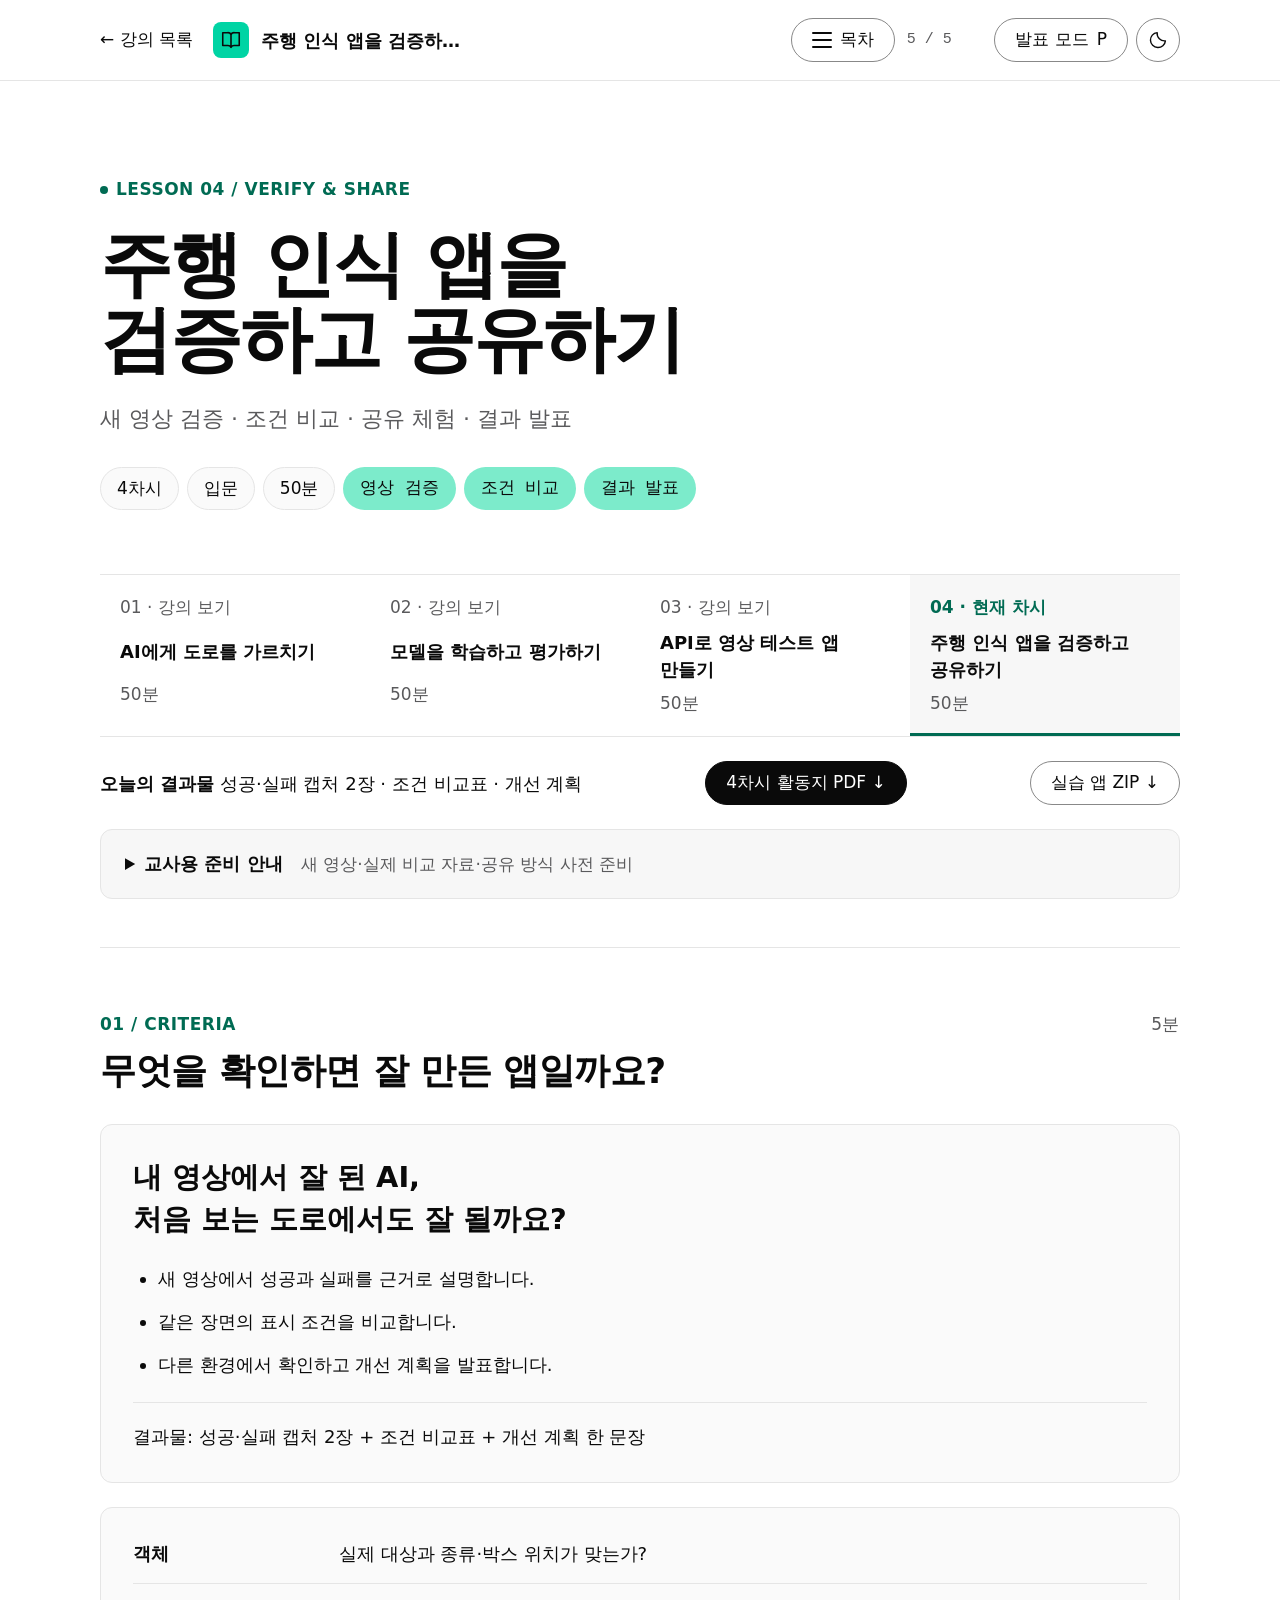
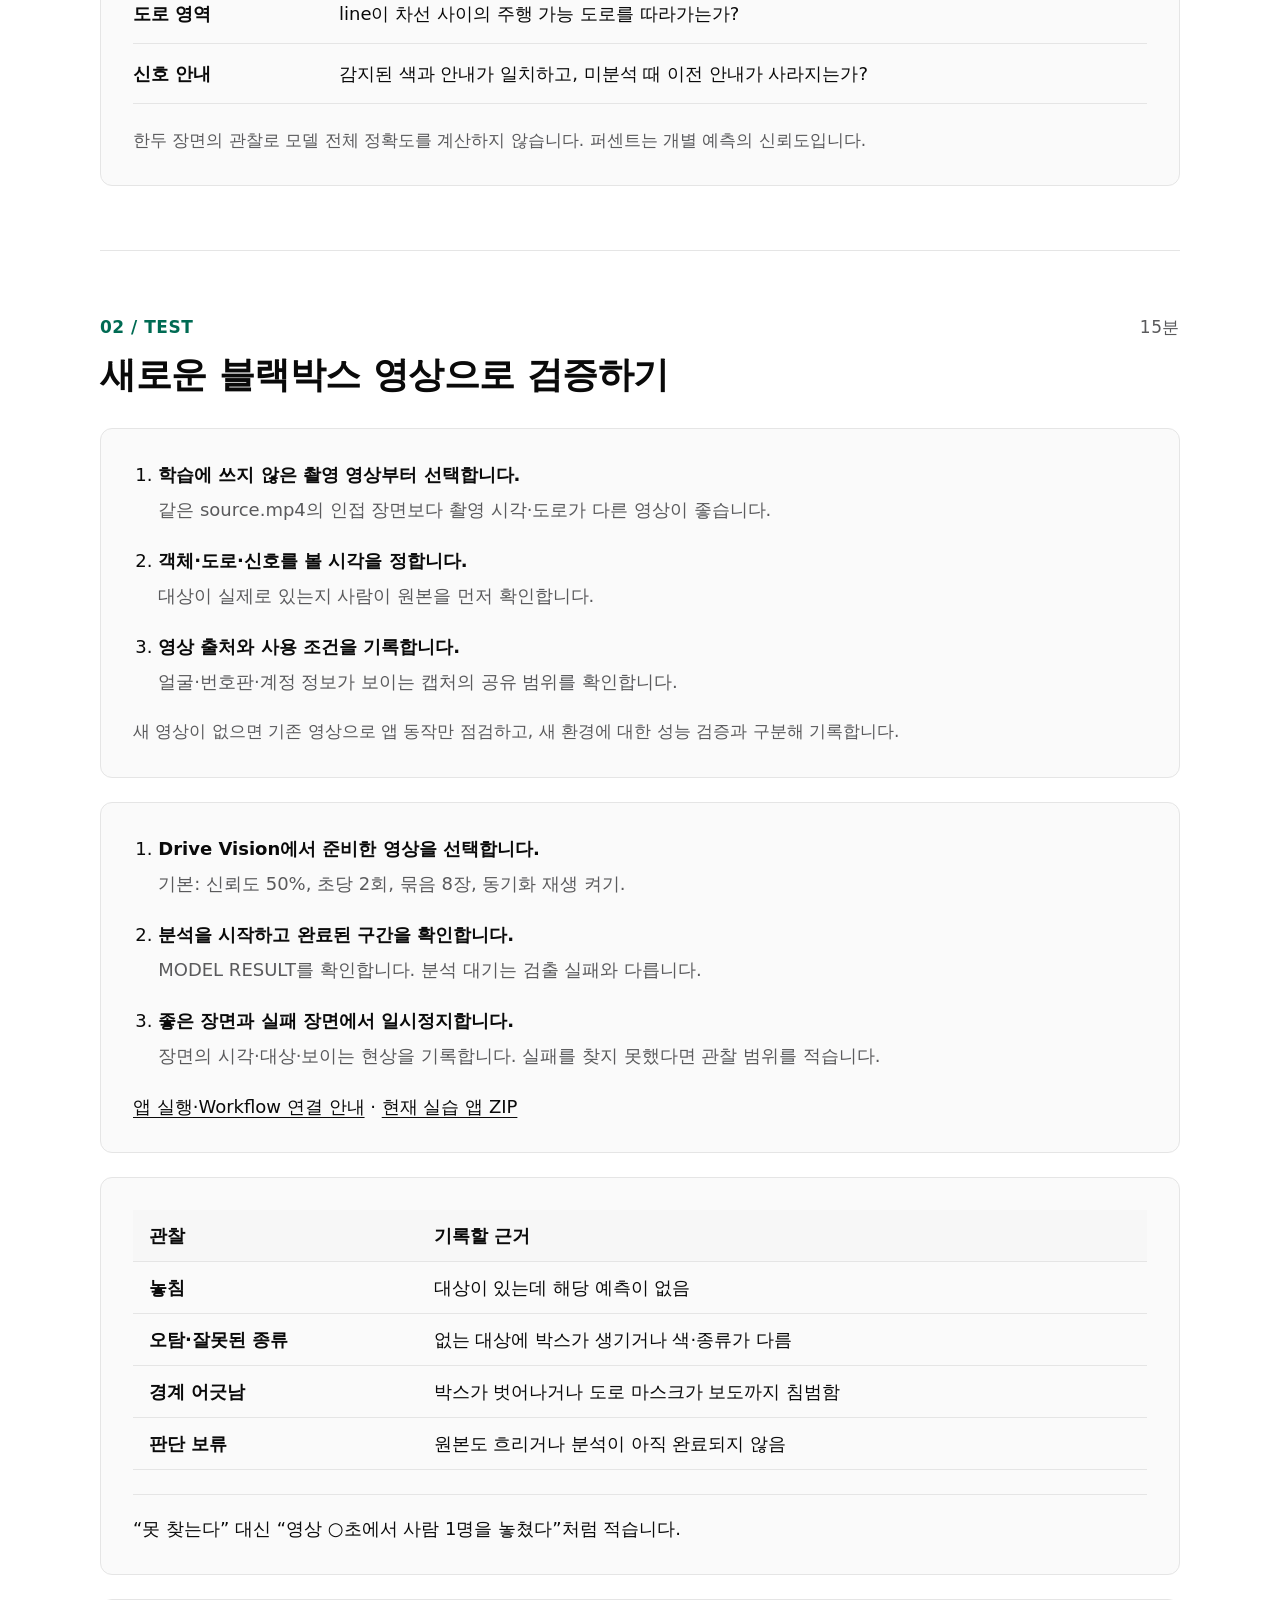
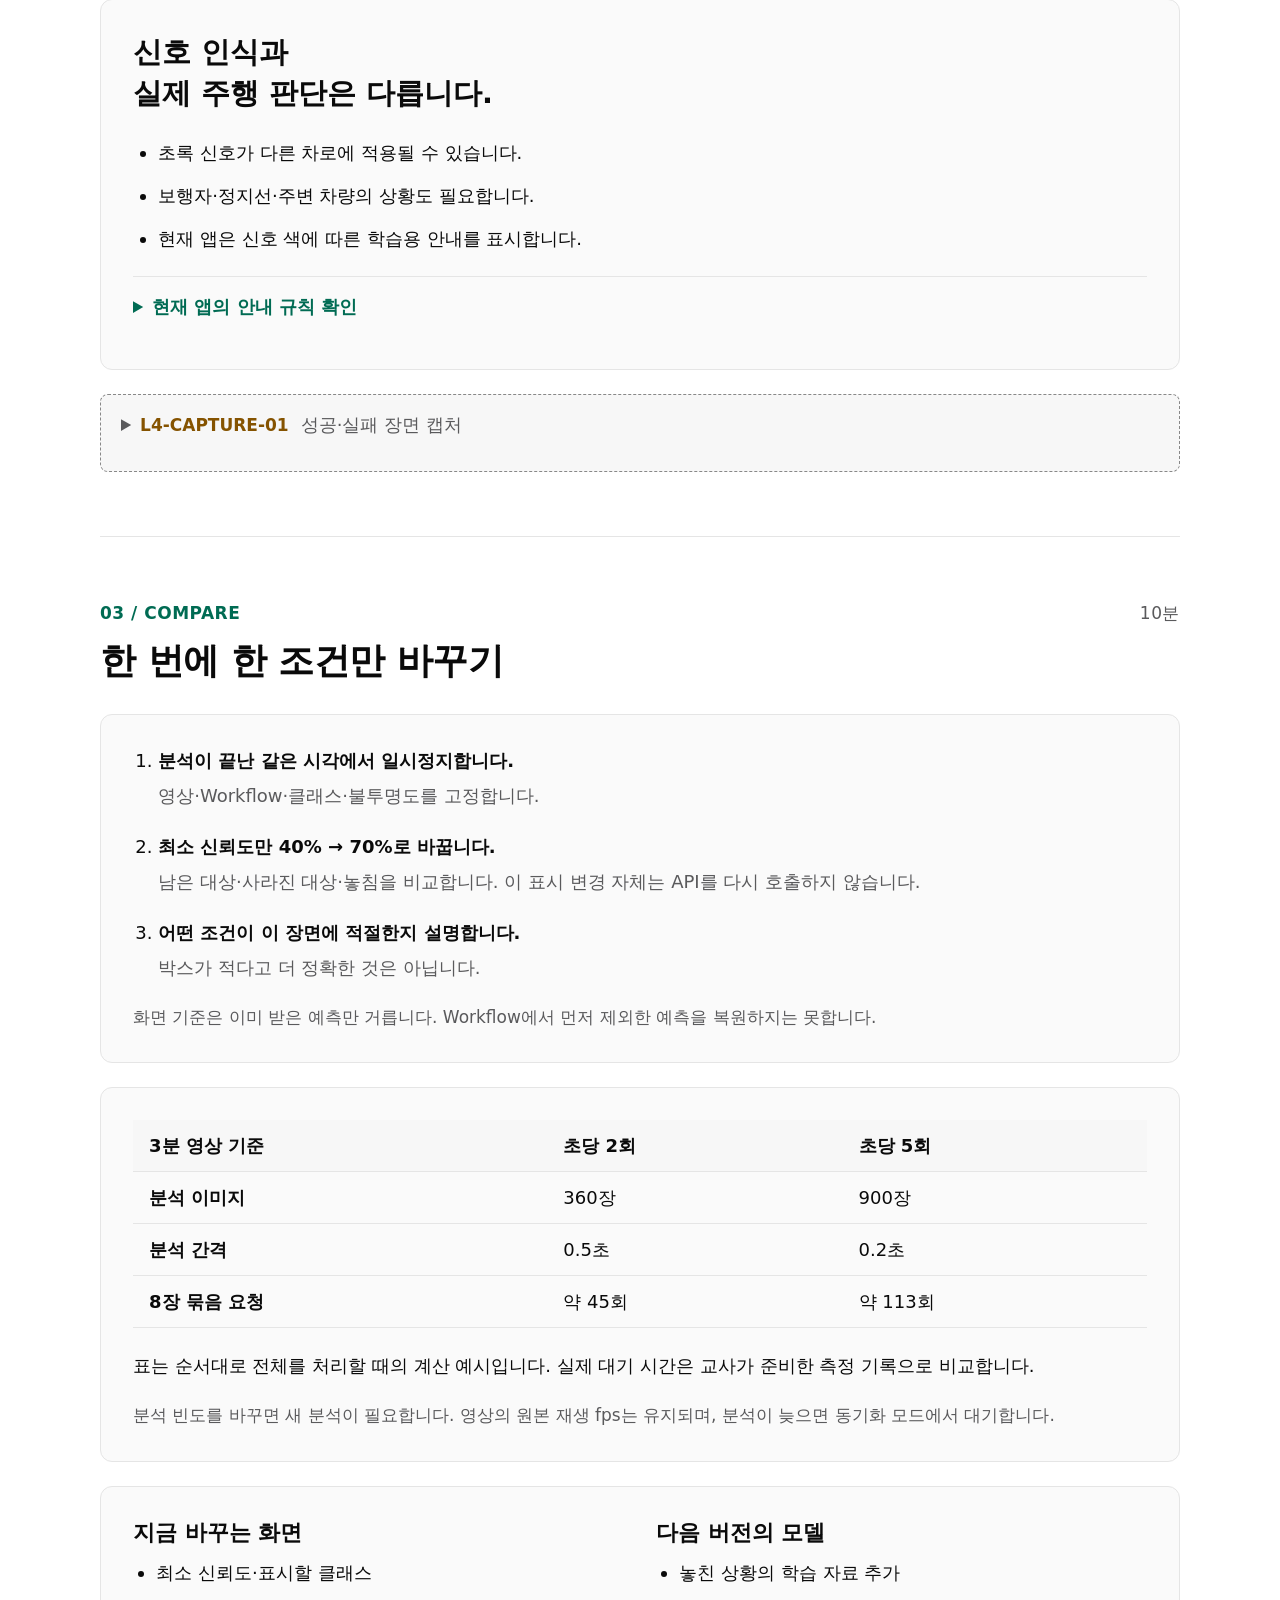
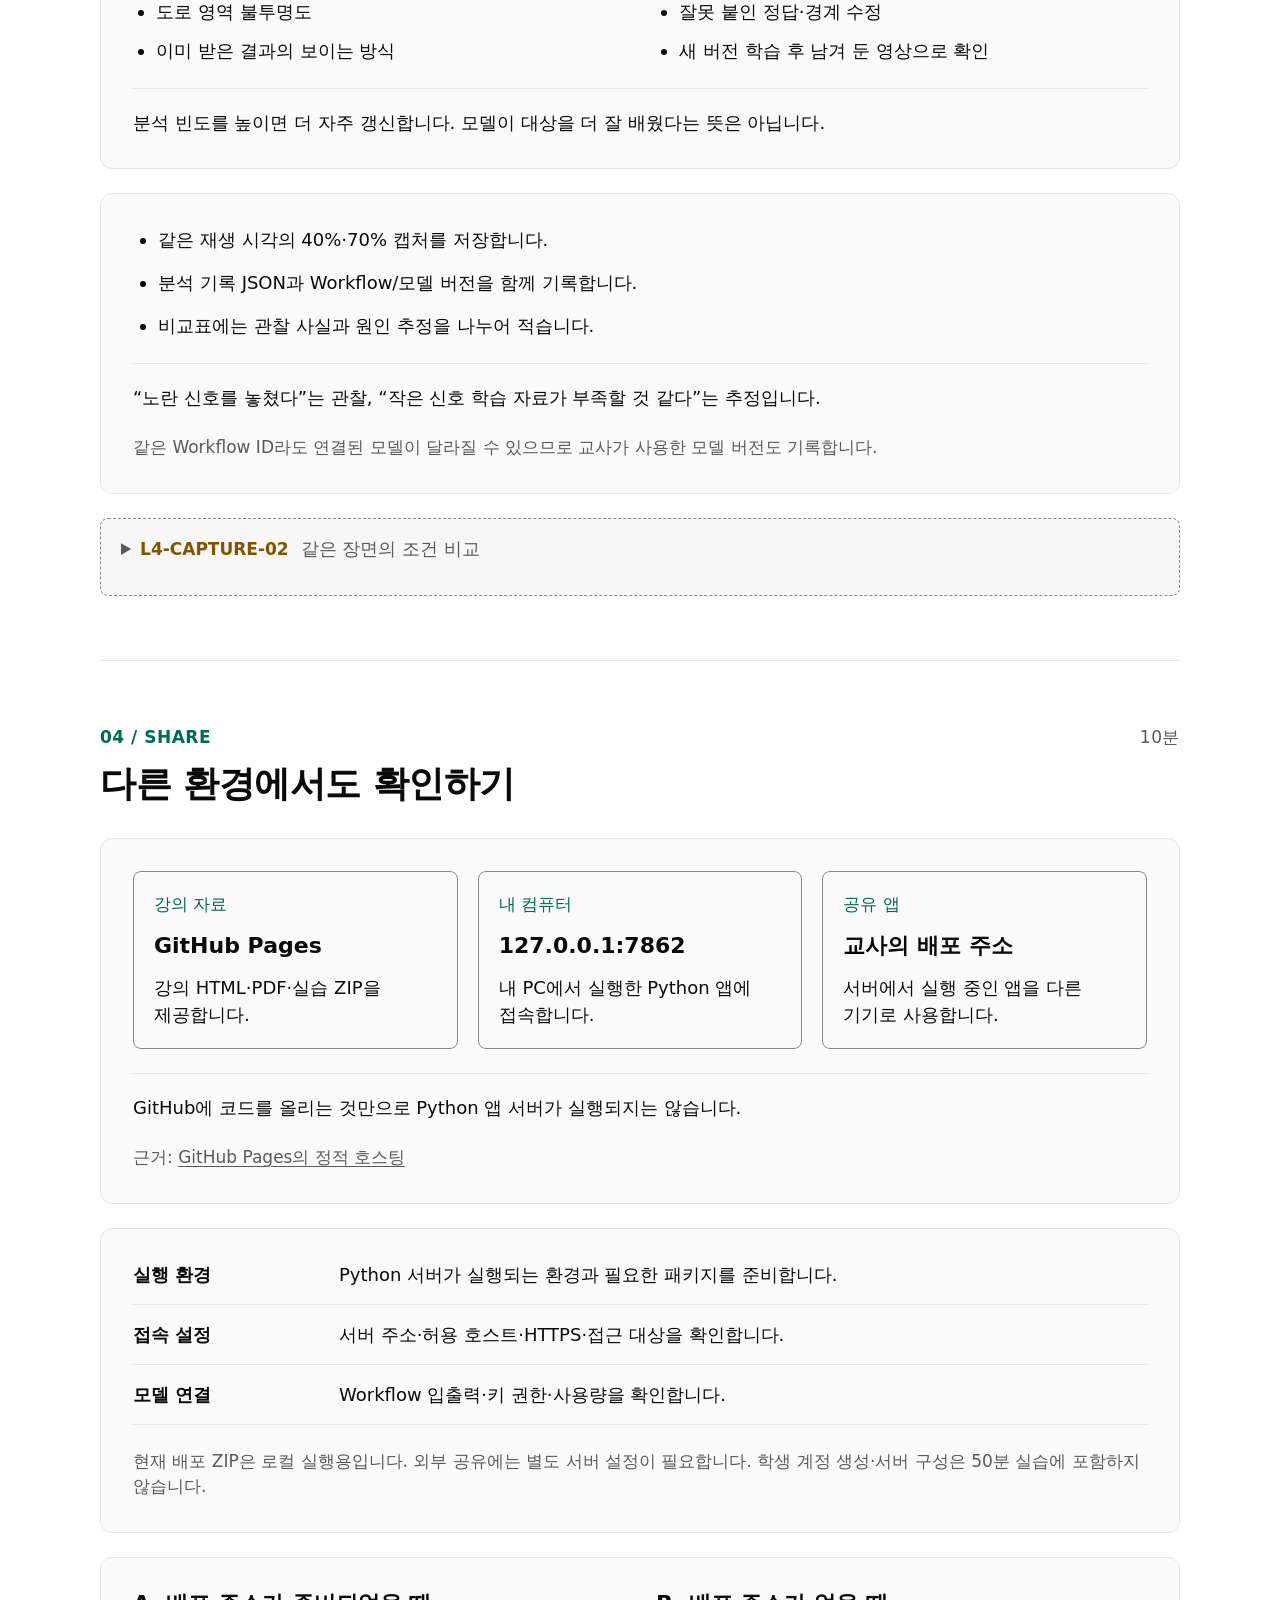
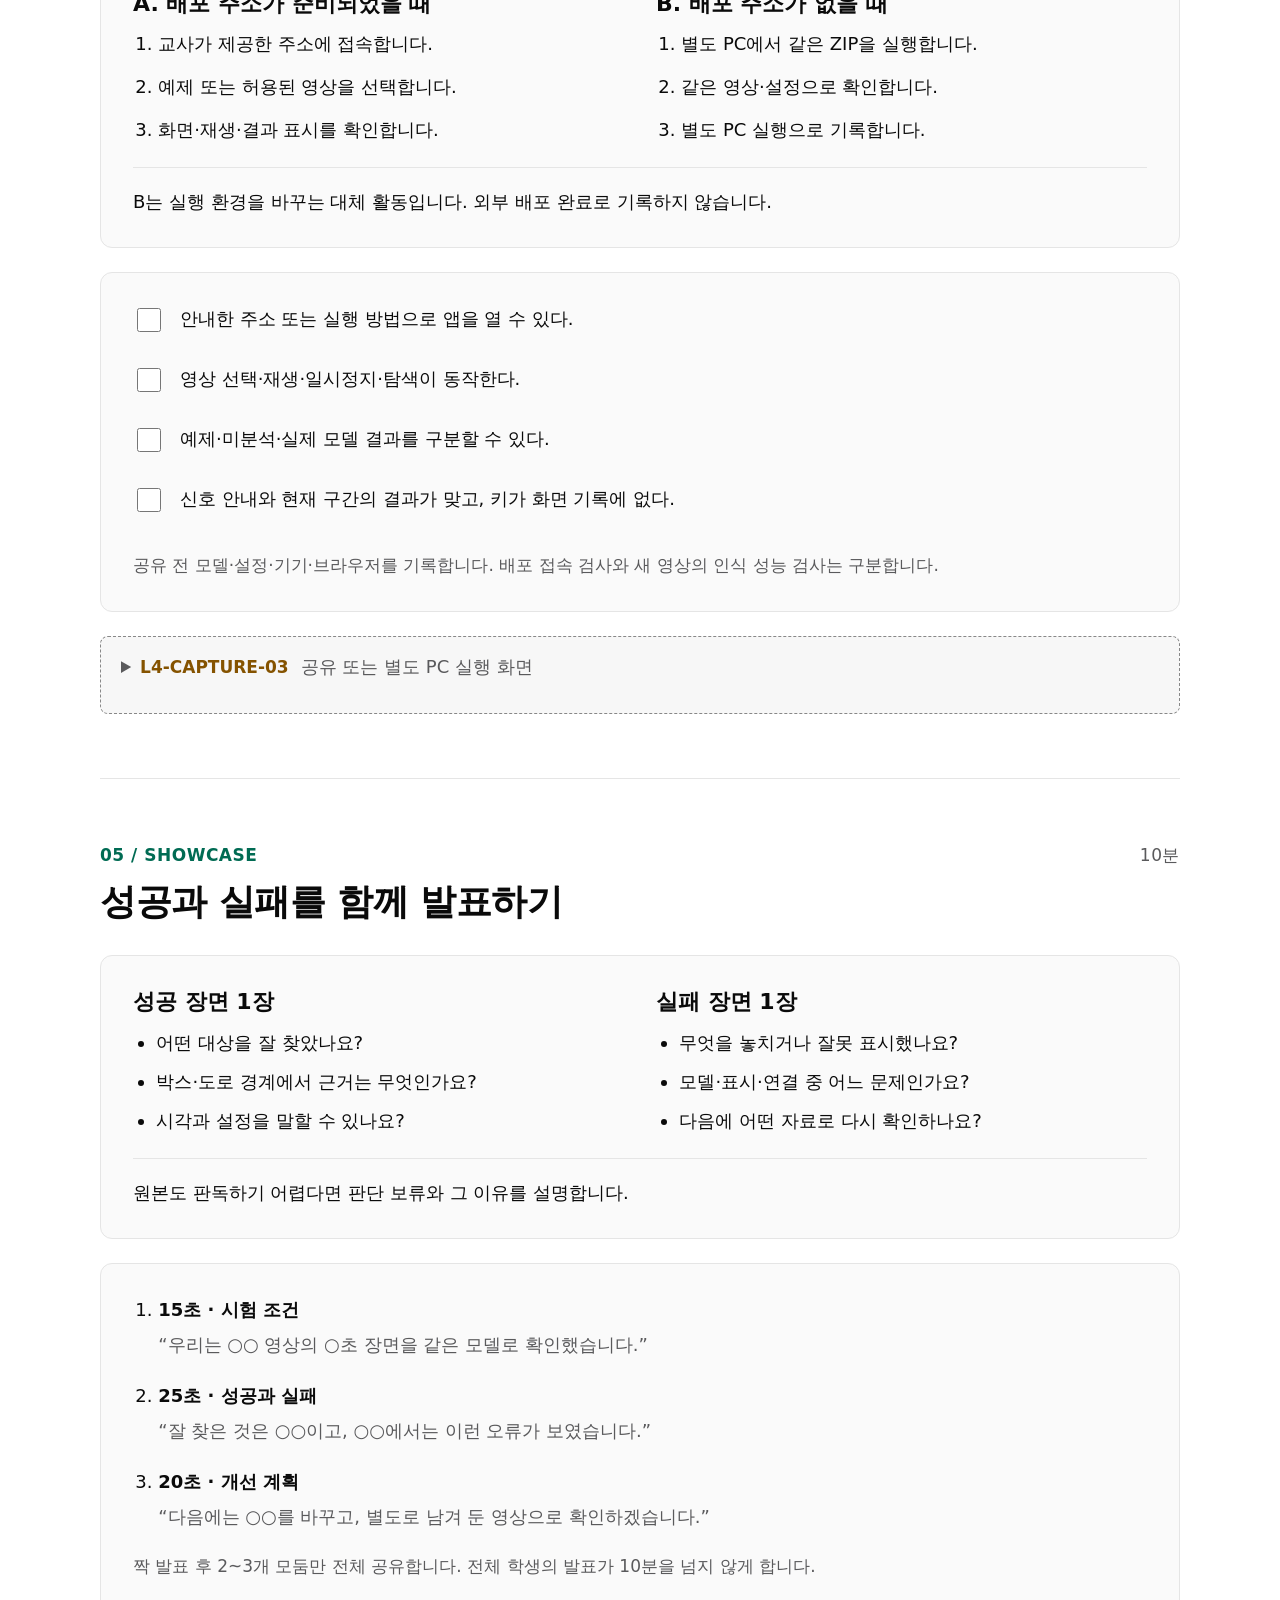
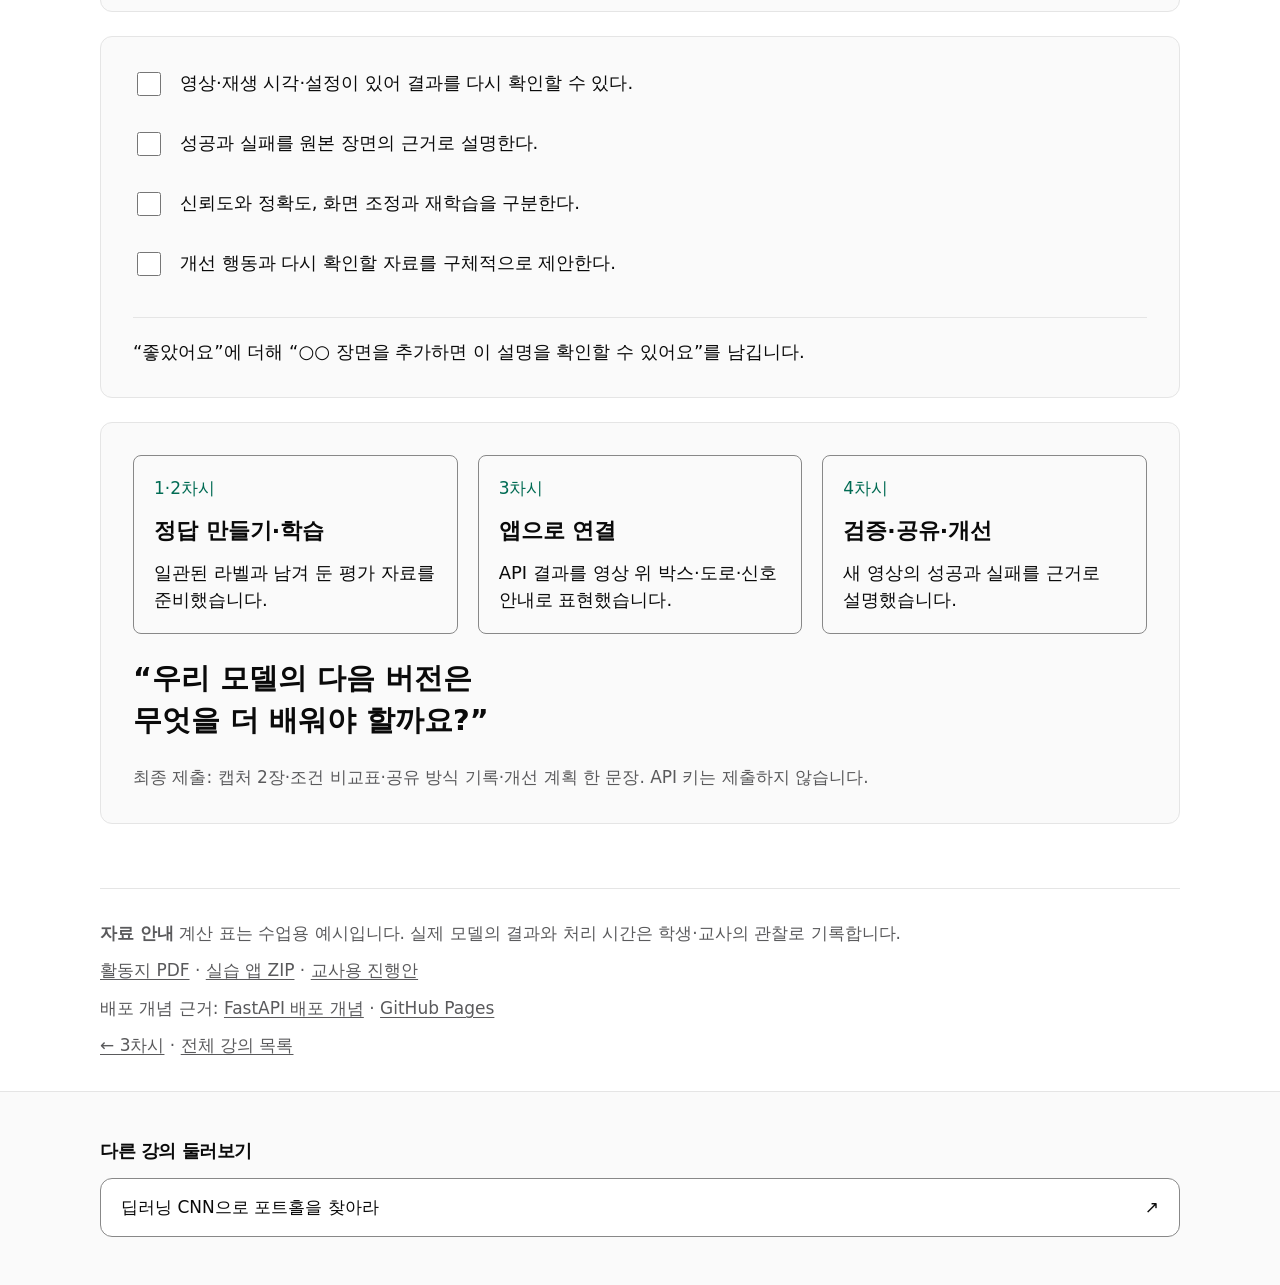
<file: video-app/index.html>
<!doctype html>
<html lang="ko">
  <head>
    <meta charset="utf-8">
    <meta name="viewport" content="width=device-width, initial-scale=1">
    <meta name="description" content="4차시 50분: 새 주행영상 검증, 조건 비교, 공유 체험과 결과 발표.">
    <meta name="color-scheme" content="light dark">
    <title>주행 인식 앱을 검증하고 공유하기 · 4차시</title>
    <link rel="icon" href="data:,">
    <link rel="stylesheet" href="../assets/css/tokens.css">
    <link rel="stylesheet" href="../assets/css/base.css">
    <link rel="stylesheet" href="../assets/css/lecture.css">
    <!-- 일반 스크립트를 사용하므로 file://에서도 데이터를 읽을 수 있습니다. -->
    <script src="../data/site.js" defer>
    </script>
    <script src="../assets/js/shared.js" defer>
    </script>
  </head>
  <body data-level="video-app">
    <a class="skip-link" href="#main">
      본문으로 건너뛰기
    </a>
    <div class="scroll-progress" aria-hidden="true">
      <div class="scroll-progress__fill" data-progress>
      </div>
    </div>
    <header class="site-header" data-header>
      <div class="container header-inner">
        <a class="brand" href="#top" aria-label="강의 처음으로">
          <span class="brand-mark" aria-hidden="true">
            <svg width="22" height="22" viewBox="0 0 24 24" fill="none" stroke="currentColor" stroke-width="1.7" stroke-linecap="round" stroke-linejoin="round">
              <path d="M12 5v15M3 4h5a4 4 0 0 1 4 2 4 4 0 0 1 4-2h5v14h-5a4 4 0 0 0-4 2 4 4 0 0 0-4-2H3Z"/>
            </svg>
          </span>
          <span class="brand-title" data-lecture-title>
          </span>
        </a>
        <!-- shared.js가 본문의 .lecture-section을 수집해 링크를 생성합니다. -->
        <nav class="section-nav" aria-label="강의 섹션" data-section-nav>
        </nav>
        <div class="header-actions">
          <button class="button" type="button" data-presentation-toggle>
            발표 모드
            <kbd>
              P
            </kbd>
          </button>
          <button class="button button-icon" type="button" data-theme-toggle aria-label="테마 전환">
            <svg data-theme-icon width="20" height="20" viewBox="0 0 24 24" fill="none" stroke="currentColor" stroke-width="1.7" stroke-linecap="round" stroke-linejoin="round" aria-hidden="true">
              <path d="M20.9 13a9 9 0 0 1-9.9-9.9A9 9 0 1 0 20.9 13Z"/>
            </svg>
          </button>
        </div>
      </div>
    </header>
    <main id="main" tabindex="-1">
      <div class="container">
        <section class="hero" id="top" aria-labelledby="lecture-title">
          <p class="kicker" data-lecture-kicker>
          </p>
          <h1 id="lecture-title" data-lecture-title>
          </h1>
          <p class="hero-subtitle" data-lecture-subtitle>
          </p>
          <div class="hero-meta" data-lecture-badges aria-label="강의 정보">
          </div>
        </section>
<nav class="course-path" aria-label="전체 4차시 구성"><a class="course-step" href="../road-perception/index.html"><span>01 · 강의 보기</span><strong>AI에게 도로를 가르치기</strong><span>50분</span></a>
<a class="course-step" href="../model-training/index.html"><span>02 · 강의 보기</span><strong>모델을 학습하고 평가하기</strong><span>50분</span></a>
<a class="course-step" href="../api-app/index.html"><span>03 · 강의 보기</span><strong>API로 영상 테스트 앱 만들기</strong><span>50분</span></a>
<a class="course-step is-current" href="../video-app/index.html" aria-current="page"><span>04 · 현재 차시</span><strong>주행 인식 앱을 검증하고 공유하기</strong><span>50분</span></a></nav>
<div class="lesson-intro"><p><strong>오늘의 결과물</strong> 성공·실패 캡처 2장 · 조건 비교표 · 개선 계획</p><a class="button button-primary" href="../files/lesson-04-workbook.pdf" download>4차시 활동지 PDF ↓</a><a class="button" href="../files/lesson-03.zip" download>실습 앱 ZIP ↓</a></div>
<details class="teacher-prep" id="teacher-prep"><summary>교사용 준비 안내 <span class="prep-count">새 영상·실제 비교 자료·공유 방식 사전 준비</span></summary><div class="prep-body"><p>사용자가 Drive Vision의 정상 동작을 확인했습니다. 수업 전에는 사용할 Workflow와 모델 버전, 새 영상의 성공·실패 장면, 초당 2회·5회 분석 비교 자료를 준비합니다. 현재 실습 ZIP은 로컬 앱이며 외부 배포 주소는 별도 준비가 필요합니다.</p><p>수업은 검증·발표를 중심으로 진행합니다. 공유 주소가 없으면 별도 PC 실행으로 대체하고 활동지에 구분합니다. 설치·계정 생성·모델 재학습은 수업 전에 준비하거나 후속 과제로 남깁니다.</p><ul><li><a href="#l4-capture-01">L4-01 · 성공·실패 장면</a></li><li><a href="#l4-capture-02">L4-02 · 같은 장면 조건 비교</a></li><li><a href="#l4-capture-03">L4-03 · 공유 환경 확인</a></li></ul><p><a href="../docs/lesson-04-teacher-guide.md">50분 진행안</a> · <a href="../docs/lesson-04-capture-guide.md">캡처 목록</a> · <a href="../docs/lesson-04-sharing-guide.md">공유 체험 준비</a></p></div></details>
<section class="lecture-section" id="verification-goal" aria-labelledby="verification-goal-title" data-reveal><div class="section-heading"><p class="kicker">01 / CRITERIA<span class="section-time">5분</span></p><h2 id="verification-goal-title">무엇을 확인하면 잘 만든 앱일까요?</h2></div><div class="lesson-stack">
<div class="lesson-panel" data-slide data-slide-title="오늘의 목표와 결과물">
<p class="big-question">내 영상에서 잘 된 AI,<br>처음 보는 도로에서도 잘 될까요?</p><ul class="learning-list"><li>새 영상에서 성공과 실패를 근거로 설명합니다.</li><li>같은 장면의 표시 조건을 비교합니다.</li><li>다른 환경에서 확인하고 개선 계획을 발표합니다.</li></ul><p class="prompt">결과물: 성공·실패 캡처 2장 + 조건 비교표 + 개선 계획 한 문장</p>
</div>
<div class="lesson-panel" data-slide data-slide-title="먼저 평가 기준을 합의하기">
<ul class="rule-list"><li><strong>객체</strong><span>실제 대상과 종류·박스 위치가 맞는가?</span></li><li><strong>도로 영역</strong><span>line이 차선 사이의 주행 가능 도로를 따라가는가?</span></li><li><strong>신호 안내</strong><span>감지된 색과 안내가 일치하고, 미분석 때 이전 안내가 사라지는가?</span></li></ul><p class="note-meta">한두 장면의 관찰로 모델 전체 정확도를 계산하지 않습니다. 퍼센트는 개별 예측의 신뢰도입니다.</p>
</div></div></section>
<section class="lecture-section" id="new-video-test" aria-labelledby="new-video-test-title" data-reveal><div class="section-heading"><p class="kicker">02 / TEST<span class="section-time">15분</span></p><h2 id="new-video-test-title">새로운 블랙박스 영상으로 검증하기</h2></div><div class="lesson-stack">
<div class="lesson-panel" data-slide data-slide-title="시험할 영상과 장면 정하기">
<ol class="numbered-steps"><li><strong>학습에 쓰지 않은 촬영 영상부터 선택합니다.</strong><p>같은 source.mp4의 인접 장면보다 촬영 시각·도로가 다른 영상이 좋습니다.</p></li><li><strong>객체·도로·신호를 볼 시각을 정합니다.</strong><p>대상이 실제로 있는지 사람이 원본을 먼저 확인합니다.</p></li><li><strong>영상 출처와 사용 조건을 기록합니다.</strong><p>얼굴·번호판·계정 정보가 보이는 캡처의 공유 범위를 확인합니다.</p></li></ol><p class="note-meta">새 영상이 없으면 기존 영상으로 앱 동작만 점검하고, 새 환경에 대한 성능 검증과 구분해 기록합니다.</p>
</div>
<div class="lesson-panel" data-slide data-slide-title="실습 · 영상 위 예측을 관찰하기">
<ol class="numbered-steps"><li><strong>Drive Vision에서 준비한 영상을 선택합니다.</strong><p>기본: 신뢰도 50%, 초당 2회, 묶음 8장, 동기화 재생 켜기.</p></li><li><strong>분석을 시작하고 완료된 구간을 확인합니다.</strong><p>MODEL RESULT를 확인합니다. 분석 대기는 검출 실패와 다릅니다.</p></li><li><strong>좋은 장면과 실패 장면에서 일시정지합니다.</strong><p>장면의 시각·대상·보이는 현상을 기록합니다. 실패를 찾지 못했다면 관찰 범위를 적습니다.</p></li></ol><p><a href="../files/lesson-03/README.md">앱 실행·Workflow 연결 안내</a> · <a href="../files/lesson-03.zip" download>현재 실습 앱 ZIP</a></p>
</div>
<div class="lesson-panel" data-slide data-slide-title="실패를 네 가지로 나눠 기록하기">
<div class="table-scroll" tabindex="0" role="region" aria-label="관찰 오류 분류"><table class="training-table"><thead><tr><th scope="col">관찰</th><th scope="col">기록할 근거</th></tr></thead><tbody><tr><th scope="row">놓침</th><td>대상이 있는데 해당 예측이 없음</td></tr><tr><th scope="row">오탐·잘못된 종류</th><td>없는 대상에 박스가 생기거나 색·종류가 다름</td></tr><tr><th scope="row">경계 어긋남</th><td>박스가 벗어나거나 도로 마스크가 보도까지 침범함</td></tr><tr><th scope="row">판단 보류</th><td>원본도 흐리거나 분석이 아직 완료되지 않음</td></tr></tbody></table></div><p class="prompt">“못 찾는다” 대신 “영상 ○초에서 사람 1명을 놓쳤다”처럼 적습니다.</p>
</div>
<div class="lesson-panel" data-slide data-slide-title="초록 신호를 찾았으면 출발해도 될까요?">
<p class="big-question">신호 인식과<br>실제 주행 판단은 다릅니다.</p><ul class="learning-list"><li>초록 신호가 다른 차로에 적용될 수 있습니다.</li><li>보행자·정지선·주변 차량의 상황도 필요합니다.</li><li>현재 앱은 신호 색에 따른 학습용 안내를 표시합니다.</li></ul><details class="answer"><summary>현재 앱의 안내 규칙 확인</summary><p>빨강 → 노랑 → 색 미확인 → 초록 순으로 우선합니다. 신호가 없으면 신호 확인, 현재 구간의 결과가 없으면 분석 대기입니다. 실제 운전 판단에 사용하지 않습니다.</p></details>
</div><details class="capture-note" id="l4-capture-01"><summary><span class="capture-id">L4-CAPTURE-01</span>성공·실패 장면 캡처</summary><p>현재 화면 저장으로 성공 01-success.png, 실패 02-error.png를 준비합니다. 같은 결과에 대응하는 재생 시각·신뢰도 기준·모델 정보를 활동지에 기록합니다. API 키는 포함하지 않습니다.</p><p class="note-meta"><a href="../docs/lesson-04-capture-guide.md">캡처 파일명과 확인 항목</a></p></details></div></section>
<section class="lecture-section" id="settings-comparison" aria-labelledby="settings-comparison-title" data-reveal><div class="section-heading"><p class="kicker">03 / COMPARE<span class="section-time">10분</span></p><h2 id="settings-comparison-title">한 번에 한 조건만 바꾸기</h2></div><div class="lesson-stack">
<div class="lesson-panel" data-slide data-slide-title="학생 실험 · 신뢰도 40%와 70%">
<ol class="numbered-steps"><li><strong>분석이 끝난 같은 시각에서 일시정지합니다.</strong><p>영상·Workflow·클래스·불투명도를 고정합니다.</p></li><li><strong>최소 신뢰도만 40% → 70%로 바꿉니다.</strong><p>남은 대상·사라진 대상·놓침을 비교합니다. 이 표시 변경 자체는 API를 다시 호출하지 않습니다.</p></li><li><strong>어떤 조건이 이 장면에 적절한지 설명합니다.</strong><p>박스가 적다고 더 정확한 것은 아닙니다.</p></li></ol><p class="note-meta">화면 기준은 이미 받은 예측만 거릅니다. Workflow에서 먼저 제외한 예측을 복원하지는 못합니다.</p>
</div>
<div class="lesson-panel" data-slide data-slide-title="교사 비교 · 초당 2회와 5회">
<div class="table-scroll" tabindex="0" role="region" aria-label="분석 빈도에 따른 계획 이미지 수"><table class="training-table"><thead><tr><th scope="col">3분 영상 기준</th><th scope="col">초당 2회</th><th scope="col">초당 5회</th></tr></thead><tbody><tr><th scope="row">분석 이미지</th><td>360장</td><td>900장</td></tr><tr><th scope="row">분석 간격</th><td>0.5초</td><td>0.2초</td></tr><tr><th scope="row">8장 묶음 요청</th><td>약 45회</td><td>약 113회</td></tr></tbody></table></div><p>표는 순서대로 전체를 처리할 때의 계산 예시입니다. 실제 대기 시간은 교사가 준비한 측정 기록으로 비교합니다.</p><p class="note-meta">분석 빈도를 바꾸면 새 분석이 필요합니다. 영상의 원본 재생 fps는 유지되며, 분석이 늦으면 동기화 모드에서 대기합니다.</p>
</div>
<div class="lesson-panel" data-slide data-slide-title="표시 조정과 모델 개선 구분하기">
<div class="two-column"><div><h3>지금 바꾸는 화면</h3><ul><li>최소 신뢰도·표시할 클래스</li><li>도로 영역 불투명도</li><li>이미 받은 결과의 보이는 방식</li></ul></div><div><h3>다음 버전의 모델</h3><ul><li>놓친 상황의 학습 자료 추가</li><li>잘못 붙인 정답·경계 수정</li><li>새 버전 학습 후 남겨 둔 영상으로 확인</li></ul></div></div><p class="prompt">분석 빈도를 높이면 더 자주 갱신합니다. 모델이 대상을 더 잘 배웠다는 뜻은 아닙니다.</p>
</div>
<div class="lesson-panel" data-slide data-slide-title="비교 결과를 다시 확인할 수 있게 남기기">
<ul class="learning-list"><li>같은 재생 시각의 40%·70% 캡처를 저장합니다.</li><li>분석 기록 JSON과 Workflow/모델 버전을 함께 기록합니다.</li><li>비교표에는 관찰 사실과 원인 추정을 나누어 적습니다.</li></ul><p class="prompt">“노란 신호를 놓쳤다”는 관찰, “작은 신호 학습 자료가 부족할 것 같다”는 추정입니다.</p><p class="note-meta">같은 Workflow ID라도 연결된 모델이 달라질 수 있으므로 교사가 사용한 모델 버전도 기록합니다.</p>
</div><details class="capture-note" id="l4-capture-02"><summary><span class="capture-id">L4-CAPTURE-02</span>같은 장면의 조건 비교</summary><p>03-threshold-040.png와 04-threshold-070.png를 같은 재생 시각에서 저장합니다. 교사는 2회·5회 분석 비교의 실제 처리 시간과 기준 장면을 미리 준비합니다. 측정하지 않은 시간은 비워 둡니다.</p><p class="note-meta"><a href="../docs/lesson-04-capture-guide.md">캡처 파일명과 확인 항목</a></p></details></div></section>
<section class="lecture-section" id="app-sharing" aria-labelledby="app-sharing-title" data-reveal><div class="section-heading"><p class="kicker">04 / SHARE<span class="section-time">10분</span></p><h2 id="app-sharing-title">다른 환경에서도 확인하기</h2></div><div class="lesson-stack">
<div class="lesson-panel" data-slide data-slide-title="세 주소는 역할이 다릅니다">
<ol class="process-flow"><li><span>강의 자료</span><strong>GitHub Pages</strong><p>강의 HTML·PDF·실습 ZIP을 제공합니다.</p></li><li><span>내 컴퓨터</span><strong>127.0.0.1:7862</strong><p>내 PC에서 실행한 Python 앱에 접속합니다.</p></li><li><span>공유 앱</span><strong>교사의 배포 주소</strong><p>서버에서 실행 중인 앱을 다른 기기로 사용합니다.</p></li></ol><p class="prompt">GitHub에 코드를 올리는 것만으로 Python 앱 서버가 실행되지는 않습니다.</p><p class="note-meta">근거: <a href="https://docs.github.com/en/pages/getting-started-with-github-pages/what-is-github-pages" target="_blank" rel="noopener noreferrer">GitHub Pages의 정적 호스팅</a></p>
</div>
<div class="lesson-panel" data-slide data-slide-title="교사 시연 · 배포 전에 준비할 것">
<ul class="rule-list"><li><strong>실행 환경</strong><span>Python 서버가 실행되는 환경과 필요한 패키지를 준비합니다.</span></li><li><strong>접속 설정</strong><span>서버 주소·허용 호스트·HTTPS·접근 대상을 확인합니다.</span></li><li><strong>모델 연결</strong><span>Workflow 입출력·키 권한·사용량을 확인합니다.</span></li></ul><p class="note-meta">현재 배포 ZIP은 로컬 실행용입니다. 외부 공유에는 별도 서버 설정이 필요합니다. 학생 계정 생성·서버 구성은 50분 실습에 포함하지 않습니다.</p>
</div>
<div class="lesson-panel" data-slide data-slide-title="공유 체험 · 교사가 정한 방식으로">
<div class="two-column"><div><h3>A. 배포 주소가 준비되었을 때</h3><ol class="learning-list"><li>교사가 제공한 주소에 접속합니다.</li><li>예제 또는 허용된 영상을 선택합니다.</li><li>화면·재생·결과 표시를 확인합니다.</li></ol></div><div><h3>B. 배포 주소가 없을 때</h3><ol class="learning-list"><li>별도 PC에서 같은 ZIP을 실행합니다.</li><li>같은 영상·설정으로 확인합니다.</li><li>별도 PC 실행으로 기록합니다.</li></ol></div></div><p class="prompt">B는 실행 환경을 바꾸는 대체 활동입니다. 외부 배포 완료로 기록하지 않습니다.</p>
</div>
<div class="lesson-panel" data-slide data-slide-title="받는 사람이 확인할 네 가지">
<ul class="tick-list"><li><label><input type="checkbox"><span>안내한 주소 또는 실행 방법으로 앱을 열 수 있다.</span></label></li><li><label><input type="checkbox"><span>영상 선택·재생·일시정지·탐색이 동작한다.</span></label></li><li><label><input type="checkbox"><span>예제·미분석·실제 모델 결과를 구분할 수 있다.</span></label></li><li><label><input type="checkbox"><span>신호 안내와 현재 구간의 결과가 맞고, 키가 화면 기록에 없다.</span></label></li></ul><p class="note-meta">공유 전 모델·설정·기기·브라우저를 기록합니다. 배포 접속 검사와 새 영상의 인식 성능 검사는 구분합니다.</p>
</div><details class="capture-note" id="l4-capture-03"><summary><span class="capture-id">L4-CAPTURE-03</span>공유 또는 별도 PC 실행 화면</summary><p>05-sharing-check.png에 실제 실행 화면을 저장합니다. 활동지에 A 배포 접속 / B 별도 PC 실행 중 수행한 방법, 기기·브라우저와 결과를 적습니다. 공유 URL이 준비되지 않았다면 임의 주소를 만들지 않습니다.</p><p class="note-meta"><a href="../docs/lesson-04-capture-guide.md">캡처 파일명과 확인 항목</a></p></details></div></section>
<section class="lecture-section" id="project-showcase" aria-labelledby="project-showcase-title" data-reveal><div class="section-heading"><p class="kicker">05 / SHOWCASE<span class="section-time">10분</span></p><h2 id="project-showcase-title">성공과 실패를 함께 발표하기</h2></div><div class="lesson-stack">
<div class="lesson-panel" data-slide data-slide-title="두 장면으로 설명하기">
<div class="two-column"><div><h3>성공 장면 1장</h3><ul><li>어떤 대상을 잘 찾았나요?</li><li>박스·도로 경계에서 근거는 무엇인가요?</li><li>시각과 설정을 말할 수 있나요?</li></ul></div><div><h3>실패 장면 1장</h3><ul><li>무엇을 놓치거나 잘못 표시했나요?</li><li>모델·표시·연결 중 어느 문제인가요?</li><li>다음에 어떤 자료로 다시 확인하나요?</li></ul></div></div><p class="prompt">원본도 판독하기 어렵다면 판단 보류와 그 이유를 설명합니다.</p>
</div>
<div class="lesson-panel" data-slide data-slide-title="60초 발표 틀">
<ol class="numbered-steps"><li><strong>15초 · 시험 조건</strong><p>“우리는 ○○ 영상의 ○초 장면을 같은 모델로 확인했습니다.”</p></li><li><strong>25초 · 성공과 실패</strong><p>“잘 찾은 것은 ○○이고, ○○에서는 이런 오류가 보였습니다.”</p></li><li><strong>20초 · 개선 계획</strong><p>“다음에는 ○○를 바꾸고, 별도로 남겨 둔 영상으로 확인하겠습니다.”</p></li></ol><p class="note-meta">짝 발표 후 2~3개 모둠만 전체 공유합니다. 전체 학생의 발표가 10분을 넘지 않게 합니다.</p>
</div>
<div class="lesson-panel" data-slide data-slide-title="동료에게 줄 피드백">
<ul class="tick-list"><li><label><input type="checkbox"><span>영상·재생 시각·설정이 있어 결과를 다시 확인할 수 있다.</span></label></li><li><label><input type="checkbox"><span>성공과 실패를 원본 장면의 근거로 설명한다.</span></label></li><li><label><input type="checkbox"><span>신뢰도와 정확도, 화면 조정과 재학습을 구분한다.</span></label></li><li><label><input type="checkbox"><span>개선 행동과 다시 확인할 자료를 구체적으로 제안한다.</span></label></li></ul><p class="prompt">“좋았어요”에 더해 “○○ 장면을 추가하면 이 설명을 확인할 수 있어요”를 남깁니다.</p>
</div>
<div class="lesson-panel" data-slide data-slide-title="4차시 프로젝트 마무리">
<ol class="process-flow"><li><span>1·2차시</span><strong>정답 만들기·학습</strong><p>일관된 라벨과 남겨 둔 평가 자료를 준비했습니다.</p></li><li><span>3차시</span><strong>앱으로 연결</strong><p>API 결과를 영상 위 박스·도로·신호 안내로 표현했습니다.</p></li><li><span>4차시</span><strong>검증·공유·개선</strong><p>새 영상의 성공과 실패를 근거로 설명했습니다.</p></li></ol><p class="big-question">“우리 모델의 다음 버전은<br>무엇을 더 배워야 할까요?”</p><p class="note-meta">최종 제출: 캡처 2장·조건 비교표·공유 방식 기록·개선 계획 한 문장. API 키는 제출하지 않습니다.</p>
</div></div></section>
<aside class="lesson-references"><p><strong>자료 안내</strong> 계산 표는 수업용 예시입니다. 실제 모델의 결과와 처리 시간은 학생·교사의 관찰로 기록합니다.</p><p><a href="../files/lesson-04-workbook.pdf" download>활동지 PDF</a> · <a href="../files/lesson-03.zip" download>실습 앱 ZIP</a> · <a href="../docs/lesson-04-teacher-guide.md">교사용 진행안</a></p><p>배포 개념 근거: <a href="https://fastapi.tiangolo.com/deployment/concepts/" target="_blank" rel="noopener noreferrer">FastAPI 배포 개념</a> · <a href="https://docs.github.com/en/pages/getting-started-with-github-pages/what-is-github-pages" target="_blank" rel="noopener noreferrer">GitHub Pages</a></p><p><a href="../api-app/index.html">← 3차시</a> · <a href="../index.html">전체 강의 목록</a></p></aside>      </div>
    </main>
    <footer class="site-footer">
      <div class="container footer-grid">
        <div data-other-lectures-region>
          <h2 class="footer-heading">
            다른 강의 둘러보기
          </h2>
          <div class="other-lectures" data-other-lectures>
          </div>
        </div>
      </div>
    </footer>
    <div class="sr-only" role="status" aria-live="polite" data-copy-status>
    </div>
    <noscript>
      강의 정보와 인터랙션을 표시하려면 브라우저에서 JavaScript를 켜 주세요.
    </noscript>
  </body>
</html>
</file>
<file: assets/css/tokens.css>
/* ★ 공통 자산: 템플릿 원본에서만 수정하고 sync-shared.sh 또는 sync-shared.ps1로 강의 저장소에 배포합니다.
 * DESIGN.md의 Mintlify 토큰과 교실·오프라인 적용 규칙을 구현하는 유일한 토큰 소스입니다.
 * 각 강의는 이 파일을 수정하지 않고 data/site.js에서 accent를 선택합니다.
 */
:root {
  color-scheme: light;
  --bg: #ffffff;
  --surface: #f7f7f7;
  --surface-2: #fafafa;
  --border: #e5e5e5;
  --text: #0a0a0a;
  --text-muted: #5a5a5c;
  --accent: #00d4a4;
  --accent-soft: #7cebcb;
  --accent-ink: #0a0a0a;
  --accent-text: #006b53;
  --warn: #855300;
  --warn-soft: #fff4df;
  --control-border: #888888;
  --code-bg: #1c1c1e;
  --code-text: #ffffff;
  --code-muted: #b3b3b3;
  --code-border: #5a5a5c;
  --code-highlight: #303b37;
  --syntax-keyword: #ceb5ff;
  --syntax-string: #7cebcb;
  --syntax-number: #ffd08a;
  --syntax-function: #a8d5ff;
  --backdrop: rgb(10 10 10 / 65%);
  --shadow-dialog: 0 24px 48px -8px rgb(0 0 0 / 24%);

  --font-sans: system-ui, "Pretendard", "Apple SD Gothic Neo", "Malgun Gothic", sans-serif;
  --font-mono: ui-monospace, "D2Coding", "Consolas", monospace;
  --font-body: 1.125rem; /* 18px: Mintlify subtitle, 교실 본문 최소 17px 충족 */
  --font-small: 1.0625rem;
  --font-code: 0.9375rem; /* 15px: 교실 코드 최소 크기 */
  --font-hero: 4.5rem;
  --font-section: 2.25rem;
  --font-card: 1.375rem;
  --weight-medium: 500;
  --weight-heading: 600;
  --leading-body: 1.5;
  --leading-hero: 1.05;
  --leading-heading: 1.2;
  --tracking-hero: -2px;
  --tracking-heading: -0.5px;

  --radius-sm: 6px;
  --radius-md: 8px;
  --radius-lg: 12px;
  --radius-pill: 9999px;
  --space-1: 4px;
  --space-2: 8px;
  --space-3: 12px;
  --space-4: 16px;
  --space-5: 20px;
  --space-6: 24px;
  --space-7: 32px;
  --space-8: 40px;
  --space-section-sm: 48px;
  --space-section: 64px;
  --space-section-lg: 96px;
  --space-hero: 120px;
  --maxw: 1080px;
  --header-offset: 88px; /* shared.js가 실제 헤더 높이에 맞춥니다. */
  --duration-fast: 180ms;
  --duration-reveal: 450ms;
  --reveal-distance: 16px;
}

/* 시스템 테마는 저장한 선택이 없을 때만 적용됩니다. */
@media (prefers-color-scheme: dark) {
  :root:not([data-theme="light"]) {
    color-scheme: dark;
    --bg: #0a0a0a;
    --surface: #1c1c1e;
    --surface-2: #141414;
    --border: #3a3a3c;
    --text: #ffffff;
    --text-muted: #b3b3b3;
    --warn: #ffd08a;
    --warn-soft: #332710;
  }
}

:root[data-theme="dark"] {
  color-scheme: dark;
  --bg: #0a0a0a;
  --surface: #1c1c1e;
  --surface-2: #141414;
  --border: #3a3a3c;
  --text: #ffffff;
  --text-muted: #b3b3b3;
  --warn: #ffd08a;
  --warn-soft: #332710;
}

/* 밝은 액센트 면에는 어두운 글자를 사용해 AA 대비를 확보합니다. */
[data-accent="neon-green"] {
  --accent: #00d4a4;
  --accent-soft: #7cebcb;
  --accent-text: #006b53;
}

[data-accent="violet"] {
  --accent: #a855f7;
  --accent-soft: #ede9fe;
  --accent-text: #5b21b6;
}

[data-accent="amber"] {
  --accent: #f59e0b;
  --accent-soft: #fff4df;
  --accent-text: #855300;
}

@media (prefers-color-scheme: dark) {
  :root:not([data-theme="light"]) [data-accent="neon-green"] { --accent-text: #7cebcb; }
  :root:not([data-theme="light"]) [data-accent="violet"] { --accent-text: #c4b5fd; }
  :root:not([data-theme="light"]) [data-accent="amber"] { --accent-text: #ffd08a; }
}

:root[data-theme="dark"] [data-accent="neon-green"] { --accent-text: #7cebcb; }
:root[data-theme="dark"] [data-accent="violet"] { --accent-text: #c4b5fd; }
:root[data-theme="dark"] [data-accent="amber"] { --accent-text: #ffd08a; }

@media (prefers-reduced-motion: reduce) {
  :root {
    --duration-fast: 0s;
    --duration-reveal: 0s;
    --reveal-distance: 0px;
  }
}
</file>
<file: assets/css/base.css>
/* ★ 공통 자산: 템플릿 원본에서만 수정하고 sync-shared.sh 또는 sync-shared.ps1로 강의 저장소에 배포합니다.
 * 공통 레이아웃·타이포·컴포넌트입니다. 강의별 변경은 lecture.css에 작성합니다.
 * 컬러·폰트·간격 값의 단일 소스는 tokens.css입니다.
 */
*, *::before, *::after { box-sizing: border-box; }
html { scroll-behavior: smooth; scroll-padding-top: var(--header-offset); }
body {
  margin: 0;
  background: var(--bg);
  color: var(--text);
  font-family: var(--font-sans);
  font-size: var(--font-body);
  line-height: var(--leading-body);
  overflow-wrap: anywhere;
  word-break: keep-all;
}
button, input, textarea, select { font: inherit; }
kbd { font: inherit; }
button, a { -webkit-tap-highlight-color: transparent; }
button { cursor: pointer; }
a { color: inherit; text-underline-offset: 0.2em; }
button, a { touch-action: manipulation; }
button:focus-visible, a:focus-visible, [tabindex]:focus-visible {
  outline: 3px solid var(--accent-text);
  outline-offset: 4px;
}
img, svg { display: block; max-width: 100%; }
svg { flex-shrink: 0; }
h1, h2, h3, p { margin: 0; }
h1, h2, h3 { font-weight: var(--weight-heading); text-wrap: balance; }
h1 { font-size: var(--font-hero); line-height: var(--leading-hero); letter-spacing: var(--tracking-hero); }
h2 { font-size: var(--font-section); line-height: var(--leading-heading); letter-spacing: var(--tracking-heading); }
h3 { font-size: var(--font-card); line-height: 1.3; }
[hidden] { display: none !important; }
::selection { color: var(--accent-ink); background: var(--accent-soft); }
.container { width: min(var(--maxw), calc(100% - var(--space-7) * 2)); margin-inline: auto; }
.sr-only {
  position: absolute;
  width: 1px;
  height: 1px;
  padding: 0;
  margin: -1px;
  overflow: hidden;
  clip-path: inset(50%);
  white-space: nowrap;
  border: 0;
}
.skip-link {
  position: fixed;
  top: var(--space-3);
  left: var(--space-4);
  z-index: 100;
  padding: var(--space-3) var(--space-5);
  border-radius: var(--radius-pill);
  color: var(--accent-ink);
  background: var(--accent);
  transform: translateY(-180%);
}
.skip-link:focus { transform: translateY(0); }
.scroll-progress { position: fixed; inset: 0 0 auto; height: 4px; z-index: 60; pointer-events: none; }
.scroll-progress__fill { width: 100%; height: 100%; background: var(--accent); transform: scaleX(0); transform-origin: left; }
.site-header { position: sticky; top: 0; z-index: 30; background: var(--bg); border-bottom: 1px solid var(--border); }
.header-inner { display: flex; align-items: center; gap: var(--space-5); min-height: 80px; padding-block: var(--space-3); }
.brand { display: flex; align-items: center; gap: var(--space-3); min-width: 0; margin-right: auto; text-decoration: none; font-weight: var(--weight-heading); }
.brand-mark { display: grid; place-items: center; flex-shrink: 0; width: 36px; height: 36px; color: var(--accent-ink); background: var(--accent); border-radius: var(--radius-md); }
.brand-title { max-width: 210px; overflow: hidden; text-overflow: ellipsis; white-space: nowrap; }
.section-menu { position: relative; flex-shrink: 0; }
.section-menu-controls { display: flex; align-items: center; gap: var(--space-3); }
.section-menu-toggle[aria-expanded="true"] { border-color: var(--accent-text); background: var(--surface); }
.hamburger-icon { display: grid; align-content: space-between; flex-shrink: 0; width: 20px; height: 16px; }
.hamburger-icon span { width: 100%; height: 2px; border-radius: var(--radius-pill); background: currentColor; }
.section-progress { min-width: 4.5em; color: var(--text-muted); font-family: var(--font-mono); font-size: var(--font-code); font-variant-numeric: tabular-nums; white-space: nowrap; }
.section-nav {
  position: absolute;
  top: calc(100% + var(--space-2));
  right: 0;
  z-index: 50;
  display: grid;
  gap: var(--space-1);
  width: min(360px, calc(100vw - var(--space-4) * 2));
  max-height: min(70vh, calc(100dvh - var(--header-offset) - var(--space-4)));
  padding: var(--space-2);
  overflow-y: auto;
  overscroll-behavior: contain;
  border: 1px solid var(--control-border);
  border-radius: var(--radius-lg);
  background: var(--bg);
  box-shadow: var(--shadow-dialog);
}
.section-nav a {
  display: flex;
  align-items: center;
  gap: var(--space-3);
  min-height: 48px;
  padding: var(--space-3) var(--space-4);
  border-radius: var(--radius-md);
  color: var(--text-muted);
  font-size: max(1rem, var(--font-small));
  font-weight: var(--weight-medium);
  text-decoration: none;
}
.section-nav a:hover { color: var(--text); background: var(--surface); }
.section-nav a[aria-current="location"] { color: var(--accent-ink); background: var(--accent-soft); }
.section-check { display: inline-grid; place-items: center; flex-shrink: 0; width: 1.5rem; height: 1.5rem; border-radius: var(--radius-pill); background: var(--accent-soft); color: var(--accent-ink); font-size: 0.875rem; font-weight: var(--weight-heading); }
.header-actions { display: flex; align-items: center; flex-shrink: 0; gap: var(--space-2); }
.button {
  display: inline-flex;
  align-items: center;
  justify-content: center;
  gap: var(--space-2);
  min-height: 44px;
  padding: var(--space-2) var(--space-5);
  border: 1px solid var(--control-border);
  border-radius: var(--radius-pill);
  background: var(--bg);
  color: var(--text);
  font-size: var(--font-small);
  font-weight: var(--weight-medium);
  text-decoration: none;
}
.button:hover { background: var(--surface); }
.button-primary { background: var(--text); border-color: var(--text); color: var(--bg); }
.button-primary:hover { background: var(--text-muted); }
.button-icon { width: 44px; padding: 0; flex-shrink: 0; }
.hero { padding-block: var(--space-section-lg) var(--space-section); }
.kicker { display: flex; align-items: center; gap: var(--space-2); font-size: var(--font-small); font-weight: var(--weight-heading); letter-spacing: 0.5px; color: var(--accent-text); }
.hero .kicker::before { content: ""; width: 8px; height: 8px; border-radius: var(--radius-pill); background: currentColor; }
.hero h1 { margin-top: var(--space-6); max-width: 960px; }
.hero-subtitle { margin-top: var(--space-6); color: var(--text-muted); font-size: 1.375rem; max-width: 720px; }
.hero-meta { display: flex; flex-wrap: wrap; gap: var(--space-2); margin-top: var(--space-7); }
.badge { display: inline-flex; align-items: center; gap: var(--space-2); padding: var(--space-2) var(--space-4); border: 1px solid var(--border); border-radius: var(--radius-pill); font-size: var(--font-small); background: var(--surface-2); }
.badge-tag { background: var(--accent-soft); border-color: transparent; color: var(--accent-ink); font-family: var(--font-mono); }
.hero-byline { display: flex; flex-wrap: wrap; align-items: center; gap: var(--space-3); margin-top: var(--space-7); color: var(--text-muted); font-size: var(--font-small); }
.text-button { padding: 0; border: 0; background: transparent; color: var(--text); font-size: inherit; text-decoration: underline; text-underline-offset: 0.2em; min-height: 44px; }
.lecture-section { padding-block: var(--space-section); border-top: 1px solid var(--border); scroll-margin-top: var(--space-4); }
.section-heading { margin-bottom: var(--space-7); }
.section-heading h2 { margin-top: var(--space-3); }
.section-description { margin-top: var(--space-4); color: var(--text-muted); }
.example-stack { display: grid; gap: var(--space-6); }
.card-grid { display: grid; grid-template-columns: repeat(3, minmax(0, 1fr)); gap: var(--space-4); }
.card { position: relative; display: block; padding: var(--space-6); border: 1px solid var(--border); border-radius: var(--radius-lg); background: var(--surface-2); color: var(--text); text-decoration: none; }
.card[status="ready"]:hover { background: var(--surface); border-color: var(--control-border); }
.card[status="coming"] { opacity: 0.58; pointer-events: none; cursor: not-allowed; }
.status-badge { position: absolute; top: var(--space-4); right: var(--space-4); padding: var(--space-1) var(--space-3); border-radius: var(--radius-pill); background: var(--border); color: var(--text); font-size: var(--font-code); font-weight: var(--weight-medium); }
.card[status="coming"] h3 { padding-right: 5.5rem; }
.card p { margin-top: var(--space-3); color: var(--text-muted); }
.media-figure { margin: 0; border: 1px solid var(--border); border-radius: var(--radius-lg); overflow: hidden; background: var(--surface-2); }
.media-figure img { width: 100%; height: auto; }
.figure-placeholder { display: grid; place-items: center; aspect-ratio: 16 / 9; padding: var(--space-6); background: var(--surface); color: var(--text-muted); font-family: var(--font-mono); font-size: var(--font-code); }
.media-figure figcaption { padding: var(--space-4) var(--space-5); color: var(--text-muted); font-size: var(--font-small); }
.callout { display: flex; gap: var(--space-3); padding: var(--space-5) var(--space-6); border: 1px solid var(--border); border-radius: var(--radius-lg); background: var(--surface); }
.callout-icon { display: grid; place-items: center; flex-shrink: 0; width: 28px; height: 28px; color: var(--accent-text); }
.callout strong { display: block; margin-bottom: var(--space-1); font-weight: var(--weight-heading); }
.callout p { color: var(--text-muted); }
.callout-warn { background: var(--warn-soft); }
.callout-warn .callout-icon, .callout-warn strong, .callout-warn p { color: var(--warn); }
code, pre { font-family: var(--font-mono); font-size: var(--font-code); word-break: normal; overflow-wrap: normal; }
:not(pre) > code { padding: 2px var(--space-1); border: 1px solid var(--border); border-radius: var(--radius-sm); background: var(--surface); }
pre[data-code] { margin: 0; padding: var(--space-5) 0; border-radius: var(--radius-md); overflow: auto; tab-size: 4; background: var(--code-bg); color: var(--code-text); line-height: 1.7; }
pre[data-code]:not([data-code-ready]) { padding: var(--space-5); }
.code-block { min-width: 0; overflow: hidden; background: var(--code-bg); color: var(--code-text); border-radius: var(--radius-md); }
.code-toolbar { display: flex; align-items: center; justify-content: space-between; gap: var(--space-4); padding: var(--space-2) var(--space-5); border-bottom: 1px solid var(--code-border); }
.code-label { color: var(--code-muted); font-family: var(--font-mono); font-size: var(--font-code); }
.copy-button { min-width: 76px; min-height: 44px; padding: var(--space-2) var(--space-3); border: 1px solid var(--code-muted); border-radius: var(--radius-pill); color: var(--code-text); background: transparent; font-size: var(--font-code); }
.copy-button:hover { background: var(--code-highlight); }
.code-block :focus-visible { outline-color: var(--code-text); }
.code-block pre { border-radius: 0; }
.code-block pre > code { display: block; width: max-content; min-width: 100%; }
.code-line { display: flex; min-height: 1.7em; padding-right: var(--space-5); }
.code-line.is-highlighted { background: var(--code-highlight); }
.line-number { flex: 0 0 3.5em; text-align: right; padding-inline: var(--space-2) var(--space-4); color: var(--code-muted); user-select: none; }
.line-content { white-space: pre; }
.syntax-comment { color: var(--code-muted); }
.syntax-keyword { color: var(--syntax-keyword); }
.syntax-string { color: var(--syntax-string); }
.syntax-number { color: var(--syntax-number); }
.syntax-function { color: var(--syntax-function); }
.site-footer { padding-block: var(--space-section-sm); border-top: 1px solid var(--border); background: var(--surface-2); }
.footer-grid { display: grid; grid-template-columns: 1fr 1fr; gap: var(--space-8); }
.footer-instructor { display: flex; gap: var(--space-4); align-items: flex-start; }
.footer-instructor p { margin-top: var(--space-1); color: var(--text-muted); font-size: var(--font-small); }
.footer-email { display: inline-block; margin-top: var(--space-2); font-size: var(--font-small); }
.footer-heading { font-size: var(--font-body); margin-bottom: var(--space-4); }
.other-lectures { display: grid; gap: var(--space-3); }
.lecture-link { display: flex; justify-content: space-between; align-items: center; gap: var(--space-4); padding: var(--space-4) var(--space-5); border: 1px solid var(--control-border); border-radius: var(--radius-lg); text-decoration: none; background: var(--bg); font-size: var(--font-small); }
.lecture-link:hover { background: var(--surface); }
.avatar { position: relative; display: grid; place-items: center; flex-shrink: 0; width: 56px; height: 56px; overflow: hidden; border-radius: var(--radius-pill); background: var(--accent-soft); color: var(--accent-ink); font-weight: var(--weight-heading); }
.avatar img { position: absolute; inset: 0; width: 100%; height: 100%; object-fit: cover; opacity: 0; }
.avatar img.is-loaded { opacity: 1; }
.avatar-large { width: 80px; height: 80px; font-size: 1.75rem; }
.instructor-dialog { width: min(640px, calc(100% - var(--space-7))); max-height: calc(100dvh - var(--space-7)); padding: var(--space-7); overflow: auto; border: 1px solid var(--border); border-radius: var(--radius-lg); background: var(--bg); color: var(--text); box-shadow: var(--shadow-dialog); }
.instructor-dialog::backdrop { background: var(--backdrop); }
.dialog-top { display: flex; justify-content: space-between; align-items: center; gap: var(--space-4); margin-bottom: var(--space-6); }
.dialog-top h2 { font-size: var(--font-card); letter-spacing: normal; }
.instructor-name { margin-top: var(--space-5); font-size: 1.75rem; }
.instructor-affiliation { margin-top: var(--space-2); color: var(--text-muted); }
.instructor-email { display: inline-block; margin-top: var(--space-3); }
.credentials { margin: var(--space-6) 0 0; padding-left: var(--space-5); }
.credentials li { padding-left: var(--space-1); }
.credentials li + li { margin-top: var(--space-3); }
.credentials li::marker { color: var(--accent-text); }
.is-reveal-pending { opacity: 0; transform: translateY(var(--reveal-distance)); }
.reveal-enabled { transition: opacity var(--duration-reveal) ease, transform var(--duration-reveal) ease; }
.presentation-hud { position: fixed; left: 50%; bottom: 14px; z-index: 75; display: flex; align-items: center; gap: 24px; max-width: calc(100% - 48px); padding: 10px 24px; border: 1px solid var(--code-border); border-radius: var(--radius-pill); background: var(--code-bg); color: var(--code-text); font-size: 18px; transform: translateX(-50%); white-space: nowrap; }
.presentation-blackout { position: fixed; inset: 0; z-index: 80; display: none; background: #000000; }
body.is-blackout .presentation-blackout { display: block; }
body.is-presenting { overflow: hidden; }
body.is-presenting > main,
body.is-presenting .site-header,
body.is-presenting .site-footer,
body.is-presenting .scroll-progress,
body.is-presenting .skip-link { display: none; }
.presentation-stage { --slide-body: 28px; --slide-code: 24px; --font-body: var(--slide-body); --font-small: var(--slide-body); --font-code: var(--slide-code); --font-card: var(--slide-body); position: fixed; inset: 0; z-index: 70; padding: 24px 5vw 78px; display: grid; grid-template-rows: auto minmax(0, 1fr); gap: 20px; background: var(--bg); color: var(--text); font-size: var(--slide-body); line-height: 1.5; }
.presentation-stage[hidden], .presentation-hud[hidden] { display: none; }
.presentation-stage .presentation-title { margin: 0; font-size: 44px; line-height: 1.2; letter-spacing: var(--tracking-heading); }
.presentation-viewport { min-height: 0; overflow-x: hidden; overflow-y: auto; overscroll-behavior: contain; display: flex; flex-direction: column; }
.presentation-fit-frame { flex: 0 0 auto; width: 100%; min-width: 0; position: relative; margin-block: auto; }
.presentation-content { width: 100%; min-width: 0; display: grid; gap: 20px; transform-origin: top center; }
.presentation-fit-frame.is-scaled { overflow: clip; }
.presentation-fit-frame.is-scaled > .presentation-content { position: absolute; inset: 0 0 auto; }
.presentation-content > * { min-width: 0; max-width: 100%; }
.presentation-content > .button { justify-self: start; }
.presentation-stage :is(p, li, td, th, summary, .section-description) { font-size: var(--slide-body); }
.presentation-stage :is(h3, h4, h5) { font-size: calc(var(--slide-body) * 1.15); line-height: 1.3; }
.presentation-stage .section-description { margin-top: 0; }
.presentation-stage .example-stack { gap: 16px; }
.presentation-stage .card { padding: 24px; }
.presentation-stage :is(code, pre, .code-label, .copy-button, .widget-code, .widget-math) { font-size: var(--slide-code); }
.presentation-stage .code-block { width: 100%; }
.presentation-stage pre[data-code] { max-height: none; padding-block: 10px; line-height: 1.25; overflow-x: auto; overflow-y: hidden; }
.presentation-stage .code-line { min-height: 1.25em; }
.presentation-stage .code-line.is-slide-line-hidden { display: none; }
.presentation-stage .code-toolbar { flex-wrap: wrap; gap: 10px; padding-block: 6px; }
.presentation-code-range { order: 1; margin-left: auto; font-size: 18px; color: var(--code-muted); }
.presentation-stage .code-toolbar .copy-button { order: 2; }
.presentation-stage .media-figure { justify-self: center; width: 100%; background: var(--bg); }
.presentation-stage .media-figure img { display: block; width: auto; max-width: 100%; height: auto; max-height: min(67vh, 650px); object-fit: contain; margin-inline: auto; }
.presentation-stage .media-figure figcaption { font-size: var(--slide-body); padding: 10px 20px; text-align: center; }
.presentation-stage .table-scroll { width: 100%; }
.presentation-stage .table-scroll :is(td, th) { font-size: min(var(--slide-body), 24px); }
.presentation-stage .is-reveal-pending { opacity: 1; transform: none; }
.presentation-overflow-hint { position: absolute; right: 5vw; bottom: 63px; margin: 0; padding: 6px 16px; background: var(--warn-soft); color: var(--warn); border: 2px solid var(--warn); font-size: 18px !important; z-index: 1; }
.presentation-viewport.has-overflow { border-block-end: 3px solid var(--warn); padding-bottom: 36px; }
.presentation-stage .interactive-widget { gap: 14px; padding: 18px; }
.presentation-stage .widget-note { font-size: var(--slide-body); }
.presentation-stage .widget-math { line-height: 1.4; }
.presentation-stage .widget-buttons .button { font-size: var(--slide-body); }
@media (prefers-reduced-motion: reduce) {
  .presentation-content { animation: none; transition: none; }
}

@media (max-width: 1100px) {
  .header-inner { gap: var(--space-3); }
  .brand-title { max-width: 155px; }
  .header-actions .button { padding-inline: var(--space-3); }
}

@media (max-width: 767px) {
  .container { width: calc(100% - var(--space-4) * 2); }
  .header-inner { display: grid; grid-template-columns: minmax(0, 1fr) auto; gap: var(--space-2); padding-block: var(--space-3) var(--space-2); }
  .brand { grid-column: 1; grid-row: 1; gap: var(--space-2); width: 100%; }
  .brand-mark { display: none; }
  .brand-title { max-width: 100%; font-size: var(--font-small); }
  .section-menu { grid-column: 2; grid-row: 1; justify-self: end; }
  .section-menu-label { display: none; }
  .section-menu-toggle { width: 44px; padding: 0; }
  .section-progress { min-width: 3.8em; font-size: 0.875rem; }
  .section-nav { position: fixed; top: calc(var(--header-offset) - var(--space-2)); right: var(--space-4); width: calc(100% - var(--space-4) * 2); }
  .header-actions .button { padding-inline: var(--space-3); }
  .header-actions .button-icon { padding: 0; }
  .header-actions { grid-column: 1 / -1; grid-row: 2; justify-content: flex-end; width: 100%; }
  .header-inner > .back-to-hub { grid-column: 1; grid-row: 1; justify-self: start; }
  .header-inner > .back-to-hub + .brand { grid-row: 2; }
  .header-inner > .back-to-hub ~ .section-menu { grid-row: 1 / span 2; align-self: center; }
  .header-inner > .back-to-hub ~ .header-actions { grid-row: 3; }
  .hero { padding-block: var(--space-section) var(--space-section-sm); }
  .hero h1 { font-size: 2.75rem; letter-spacing: var(--tracking-heading); }
  .hero-subtitle { font-size: var(--font-body); }
  .lecture-section { padding-block: var(--space-section-sm); }
  .card-grid { grid-template-columns: 1fr; }
  .card { padding: var(--space-5); }
  .callout { padding: var(--space-5); }
  .footer-grid { grid-template-columns: 1fr; gap: var(--space-7); }
  .instructor-dialog { padding: var(--space-6); }
  .code-toolbar { padding-inline: var(--space-4); }
  .presentation-hud { width: calc(100% - var(--space-4) * 2); justify-content: space-between; gap: var(--space-3); padding-inline: var(--space-4); white-space: normal; }
  body.is-presenting { font-size: 1.15rem; }
  body.is-presenting .card-grid { grid-template-columns: 1fr; }
}

@media (max-width: 479px) {
  .hero h1 { font-size: 2.25rem; }
  h2 { font-size: 1.75rem; }
}

/* 순번과 연결선이 있는 공통 레벨 학습 경로 */
.level-path { list-style: none; margin: 0; padding: 0; }
.level-path-step { position: relative; display: grid; grid-template-columns: 48px minmax(0, 1fr); gap: var(--space-5); padding-bottom: var(--space-7); }
.level-path-step:not(:last-child)::before { content: ""; position: absolute; left: 23px; top: 48px; bottom: 0; width: 2px; background: var(--border); }
.path-number { position: relative; display: grid; place-items: center; width: 48px; height: 48px; border: 1px solid var(--control-border); border-radius: var(--radius-pill); background: var(--bg); font-family: var(--font-mono); }
.level-card { display: grid; min-width: 0; border: 1px solid var(--border); border-radius: var(--radius-lg); background: var(--surface-2); text-decoration: none; overflow: hidden; }
.level-card.has-cover { grid-template-columns: minmax(0, 1.1fr) minmax(0, 1fr); }
.level-card[data-status="ready"]:hover { border-color: var(--accent-text); background: var(--surface); }
.level-card[data-status="coming"] { opacity: 0.58; cursor: default; }
.level-card-content { padding: var(--space-7); min-width: 0; }
.level-card-top { display: flex; justify-content: space-between; align-items: center; gap: var(--space-3); margin-bottom: var(--space-5); }
.level-card h3 { font-size: 1.75rem; }
.level-subtitle { color: var(--text-muted); margin-top: var(--space-3); }
.level-details, .level-tags { display: flex; flex-wrap: wrap; gap: var(--space-2); margin-top: var(--space-5); }
.level-cta { display: inline-block; margin-top: var(--space-6); color: var(--accent-text); font-weight: var(--weight-heading); }
.level-cover { width: 100%; height: auto; align-self: center; }
.hub-instructor { display: flex; flex-wrap: wrap; align-items: center; gap: var(--space-6); padding-block: var(--space-section); }
.hub-instructor h2 { font-size: var(--font-card); margin-block: var(--space-2); }
.hub-instructor > .button { margin-left: auto; }
.back-to-hub { flex-shrink: 0; font-size: var(--font-small); text-decoration: none; min-height: 44px; display: inline-flex; align-items: center; }
@media (max-width: 767px) {
  .level-path-step { grid-template-columns: 32px minmax(0, 1fr); gap: var(--space-3); }
  .path-number { width: 32px; height: 32px; font-size: var(--font-code); }
  .level-path-step:not(:last-child)::before { left: 15px; top: 32px; }
  .level-card.has-cover { grid-template-columns: 1fr; }
  .level-card-content { padding: var(--space-5); }
  .level-card h3 { font-size: var(--font-card); }
  .level-cover { order: -1; }
  .hub-instructor > .button { margin-left: 0; }
}

@media (prefers-reduced-motion: reduce) {
  html { scroll-behavior: auto; }
  *, *::before, *::after { animation: none !important; transition: none !important; scroll-behavior: auto !important; }
  .is-reveal-pending { opacity: 1; transform: none; }
}
</file>
<file: assets/css/lecture.css>
/* 강의별 전용 스타일. 공통 tokens.css / base.css는 유지합니다. */
.lesson-stack { display: grid; gap: var(--space-6); }
.lesson-panel { display: grid; gap: var(--space-6); padding: var(--space-7); background: var(--surface-2); border: 1px solid var(--border); border-radius: var(--radius-lg); }
.lesson-panel > * { min-width: 0; }
.eyebrow { font-size: var(--font-small); font-weight: var(--weight-heading); color: var(--accent-text); letter-spacing: .04em; }
.big-question { font-size: 1.8rem; font-weight: var(--weight-heading); line-height: 1.45; word-break: keep-all; }
.muted, .figure-label { color: var(--text-muted); }
.prompt { padding-top: var(--space-5); border-top: 1px solid var(--border); font-weight: var(--weight-medium); }
.section-time { margin-left: auto; color: var(--text-muted); font-weight: var(--weight-medium); }
.section-heading .kicker { display: flex; gap: var(--space-3); }
.course-path { display: grid; grid-template-columns: repeat(4,minmax(0,1fr)); border-block: 1px solid var(--border); }
.course-step { display: grid; gap: var(--space-2); padding: var(--space-5); color: var(--text-muted); font-size: var(--font-small); }
.course-step strong { font-size: var(--font-body); color: var(--text); }
.course-step.is-current { background: var(--surface); box-shadow: inset 0 -3px var(--accent-text); }
.course-step.is-current > span:first-child { color: var(--accent-text); font-weight: var(--weight-heading); }
.lesson-intro { display: flex; justify-content: space-between; align-items: center; gap: var(--space-6); padding-block: var(--space-6); }
.lesson-intro p { max-width: 650px; }
.teacher-prep { margin-bottom: var(--space-section-sm); border: 1px solid var(--border); border-radius: var(--radius-lg); background: var(--surface); }
.teacher-prep > summary { padding: var(--space-5) var(--space-6); font-weight: var(--weight-heading); cursor: pointer; }
.prep-count { display: inline-block; margin-left: var(--space-3); color: var(--text-muted); font-size: var(--font-small); font-weight: var(--weight-medium); }
.prep-body { display: grid; gap: var(--space-4); padding: 0 var(--space-6) var(--space-6); }
.prep-body .button { justify-self: start; }
.learning-list, .choice-list, .reflection-list { margin: 0; padding-left: 1.4em; display: grid; gap: var(--space-4); }
.two-column { display: grid; grid-template-columns: repeat(2,minmax(0,1fr)); gap: var(--space-7); }
.two-column > div { display: grid; align-content: start; gap: var(--space-3); }
.two-column ul { margin: 0; padding-left: 1.3em; display: grid; gap: var(--space-3); }
.process-flow { list-style: none; padding: 0; margin: 0; display: grid; grid-template-columns: repeat(3,minmax(0,1fr)); gap: var(--space-5); }
.process-flow li { padding: var(--space-5); border: 1px solid var(--control-border); border-radius: var(--radius-md); display: grid; gap: var(--space-3); }
.process-flow span { color: var(--accent-text); font-size: var(--font-small); }
.process-flow strong { font-size: var(--font-card); }
.source-summary { display: grid; grid-template-columns: 1fr 1fr; align-items: center; gap: var(--space-7); }
.source-summary > div { display: grid; gap: var(--space-3); }
.class-legend { display: flex; flex-wrap: wrap; gap: var(--space-3); list-style: none; margin: 0; padding: 0; }
.class-legend li { padding: var(--space-2) var(--space-4); border: 1px solid var(--control-border); border-radius: var(--radius-pill); font-size: var(--font-small); }
.class-legend .is-lane { background: var(--accent-soft); color: var(--accent-ink); border-color: var(--accent-text); }
.concept-figure { margin: 0; }
.concept-figure figcaption, .figure-label { font-size: var(--font-small); margin-top: var(--space-3); }
.road-visual { display: block; width: 100%; max-height: 300px; }
.concept-grid { display: grid; grid-template-columns: repeat(3,minmax(0,1fr)); gap: var(--space-6); }
.concept-grid article { display: grid; align-content: start; gap: var(--space-3); }
.concept-grid .eyebrow { letter-spacing: 0; overflow-wrap: anywhere; }
.concept-visual { display: block; width: 100%; max-height: 210px; }
.diagram-ground { fill: none; stroke: var(--control-border); stroke-width: 5; stroke-linecap: round; }
.diagram-road { fill: var(--surface); stroke: var(--control-border); stroke-width: 2; }
.diagram-car { fill: var(--text-muted); stroke: var(--text); stroke-width: 2; }
.diagram-window { fill: var(--surface-2); }
.diagram-wheel, .diagram-solid { fill: var(--text); }
.diagram-box { fill: none; stroke: var(--accent-text); stroke-width: 4; stroke-dasharray: 9 4; }
.diagram-mask, .lane-shape { fill: var(--accent-soft); stroke: var(--accent-text); stroke-width: 3; }
.diagram-person { fill: none; stroke: var(--text); stroke-width: 10; stroke-linecap: round; }
.diagram-signal { fill: var(--accent-soft); }
.diagram-sign { fill: var(--warn-soft); stroke: var(--warn); stroke-width: 4; }
.numbered-steps { display: grid; gap: var(--space-6); margin: 0; padding-left: 1.4em; }
.numbered-steps p { color: var(--text-muted); margin-top: var(--space-2); }
.rule-list { display: grid; gap: var(--space-4); margin: 0; padding: 0; list-style: none; }
.rule-list li { display: grid; grid-template-columns: 190px 1fr; gap: var(--space-4); padding-bottom: var(--space-4); border-bottom: 1px solid var(--border); }
.tick-list { display: grid; gap: var(--space-4); list-style: none; margin: 0; padding: 0; }
.tick-list label { display: flex; align-items: flex-start; gap: var(--space-4); cursor: pointer; min-height: 44px; }
.tick-list input { flex: 0 0 auto; width: 24px; height: 24px; margin-top: 3px; accent-color: var(--accent-text); }
.answer { border-top: 1px solid var(--border); padding-top: var(--space-4); }
.answer summary { color: var(--accent-text); cursor: pointer; font-weight: var(--weight-heading); min-height: 44px; }
.answer p { margin-top: var(--space-3); }
.capture-note { border: 1px dashed var(--control-border); border-radius: var(--radius-md); padding: var(--space-4) var(--space-5); background: var(--surface); }
.capture-note summary { cursor: pointer; color: var(--text-muted); min-height: 44px; }
.capture-note p { margin-top: var(--space-3); }
.capture-id { display: inline-block; color: var(--warn); font-weight: var(--weight-heading); font-size: var(--font-small); margin-right: var(--space-3); }
.note-meta { color: var(--text-muted); font-size: var(--font-small); }
.next-session { display: grid; gap: var(--space-3); border-top: 1px solid var(--border); padding-top: var(--space-5); }
.next-session > span { color: var(--accent-text); }
.lesson-references { border-top: 1px solid var(--border); padding-block: var(--space-7); display: grid; gap: var(--space-3); color: var(--text-muted); font-size: var(--font-small); }
summary:focus-visible, input:focus-visible { outline: 3px solid var(--accent-text); outline-offset: 4px; }
.presentation-stage .lesson-panel { padding: 28px; gap: 24px; }
.presentation-stage .big-question { font-size: 36px; line-height: 1.4; }
.presentation-stage .concept-figure figcaption, .presentation-stage .figure-label, .presentation-stage .eyebrow { font-size: var(--slide-body); }
.presentation-stage .road-visual { max-height: 300px; }
.presentation-stage .concept-visual { max-height: 240px; }
.presentation-stage .numbered-steps { gap: 24px; }
.presentation-stage .class-legend li, .presentation-stage .process-flow span { font-size: var(--slide-body); }
.presentation-stage .concept-grid .eyebrow { font-size: var(--slide-code); }
@media (max-width: 767px) {
  .lesson-panel { padding: var(--space-5); gap: var(--space-5); }
  .course-path { grid-template-columns: repeat(2,minmax(0,1fr)); }
  .course-step { padding: var(--space-4); }
  .lesson-intro { align-items: flex-start; flex-direction: column; }
  .two-column, .source-summary, .concept-grid, .process-flow { grid-template-columns: 1fr; }
  .big-question { font-size: 1.5rem; }
  .rule-list li { grid-template-columns: 1fr; gap: var(--space-2); }
  .prep-count { display: block; margin: var(--space-2) 0 0; }
  .concept-grid article + article { border-top: 1px solid var(--border); padding-top: var(--space-5); }
  .capture-id { display: block; margin-bottom: var(--space-2); }
  .presentation-stage .lesson-panel { padding: var(--space-4); }
}
@media print { .teacher-prep, .capture-note, .header-actions { display: none; } }

.drivable-mask { fill: var(--accent-soft); stroke: var(--accent-text); stroke-width: 3; }
.road-marking { fill: var(--text-muted); }

/* 사용자 캡처는 비율과 전체 경계를 보존합니다. 클릭하면 원본을 엽니다. */
.capture-figure > a { display: block; }
.capture-note .capture-figure { margin-top: var(--space-4); }

/* 수업용 YouTube 영상. 읽기·발표 화면에서 플레이어 비율을 유지합니다. */
.source-video { width: 100%; min-width: 0; justify-self: center; }
.source-video-player { display: block; width: 100%; height: auto; min-height: 200px; aspect-ratio: 16 / 9; border: 0; border-radius: var(--radius-md); background: var(--surface); }
.source-video-actions { display: flex; flex-wrap: wrap; align-items: center; gap: var(--space-4); }
.source-video-panel .source-summary { gap: var(--space-5); }
.presentation-stage .source-video { width: min(100%, 80vh); }
.presentation-stage .source-video-panel .source-summary > div { gap: var(--space-2); }
@media print { .source-video { display: none; } }

/* 강의 목록과 2차시: 분리 비율·지표·영역 겹침 도식 */
a.course-step { text-decoration: none; }
a.course-step:hover { background: var(--accent-soft); }
a.course-step:focus-visible { outline: 3px solid var(--accent-text); outline-offset: -3px; }
.hub-fallback-links { display: grid; gap: var(--space-5); padding-left: 1.4em; }
.table-scroll { overflow-x: auto; }
.training-table { width: 100%; border-collapse: collapse; }
.training-table th, .training-table td { padding: var(--space-3) var(--space-4); border-bottom: 1px solid var(--border); text-align: left; }
.training-table thead { background: var(--surface); }
.training-table th { font-weight: var(--weight-heading); }
.split-bar { display: grid; grid-template-columns: 7fr 2fr 1fr; height: 28px; gap: var(--space-2); }
.split-bar span { background: var(--accent-text); border: 1px solid var(--control-border); border-radius: var(--radius-sm); }
.split-bar span:nth-child(2) { background: var(--accent-soft); }
.split-bar span:nth-child(3) { background: var(--surface); }
.metric-formula { font-weight: var(--weight-heading); font-variant-numeric: tabular-nums; color: var(--accent-text); overflow-wrap: anywhere; }
.iou-figure { margin: 0; }
.iou-figure figcaption { color: var(--text-muted); font-size: var(--font-small); }
.iou-visual { display: block; width: 100%; max-height: 300px; }
.iou-grid-line { fill: none; stroke: var(--control-border); stroke-width: 1; }
.iou-union { fill: var(--surface); }
.iou-intersection { fill: var(--accent-soft); }
.iou-truth { fill: none; stroke: var(--text); stroke-width: 3; }
.iou-prediction { fill: none; stroke: var(--accent-text); stroke-width: 3; stroke-dasharray: 8 5; }
.presentation-stage .iou-figure figcaption { font-size: var(--slide-body); }
.presentation-stage .training-table th, .presentation-stage .training-table td { padding: var(--space-3); }
@media (max-width: 767px) {
  .training-table th, .training-table td { padding: var(--space-3) var(--space-2); }
}

/* 1차시: 같은 장면의 박스·인스턴스 마스크 비교. 공통 테마 토큰 사용. */
.comparison-visual { display: block; width: 100%; max-height: 238px; }
.comparison-marking { fill: none; stroke: var(--text-muted); stroke-width: 3; stroke-dasharray: 10 8; }
.comparison-box { fill: none; stroke: var(--accent-text); stroke-width: 3; stroke-dasharray: 6 4; }
.comparison-mask { fill: var(--accent-soft); fill-opacity: .7; stroke: var(--accent-text); stroke-width: 3; }
.comparison-label { fill: var(--accent-text); font: 600 20px var(--font-sans); }
.comparison-grid h4 { font-size: var(--font-card); }
.table-scroll:focus-visible { outline: 3px solid var(--accent-text); outline-offset: 3px; }

/* 이 저장소에서는 선생님 소개를 표시하지 않습니다.
 * 공통 스크립트가 자동 생성하는 허브 소개 영역에도 적용합니다. */
.hub-instructor,
[data-open-instructor] { display: none; }
.site-footer .footer-grid { grid-template-columns: minmax(0, 1fr); }
</file>
